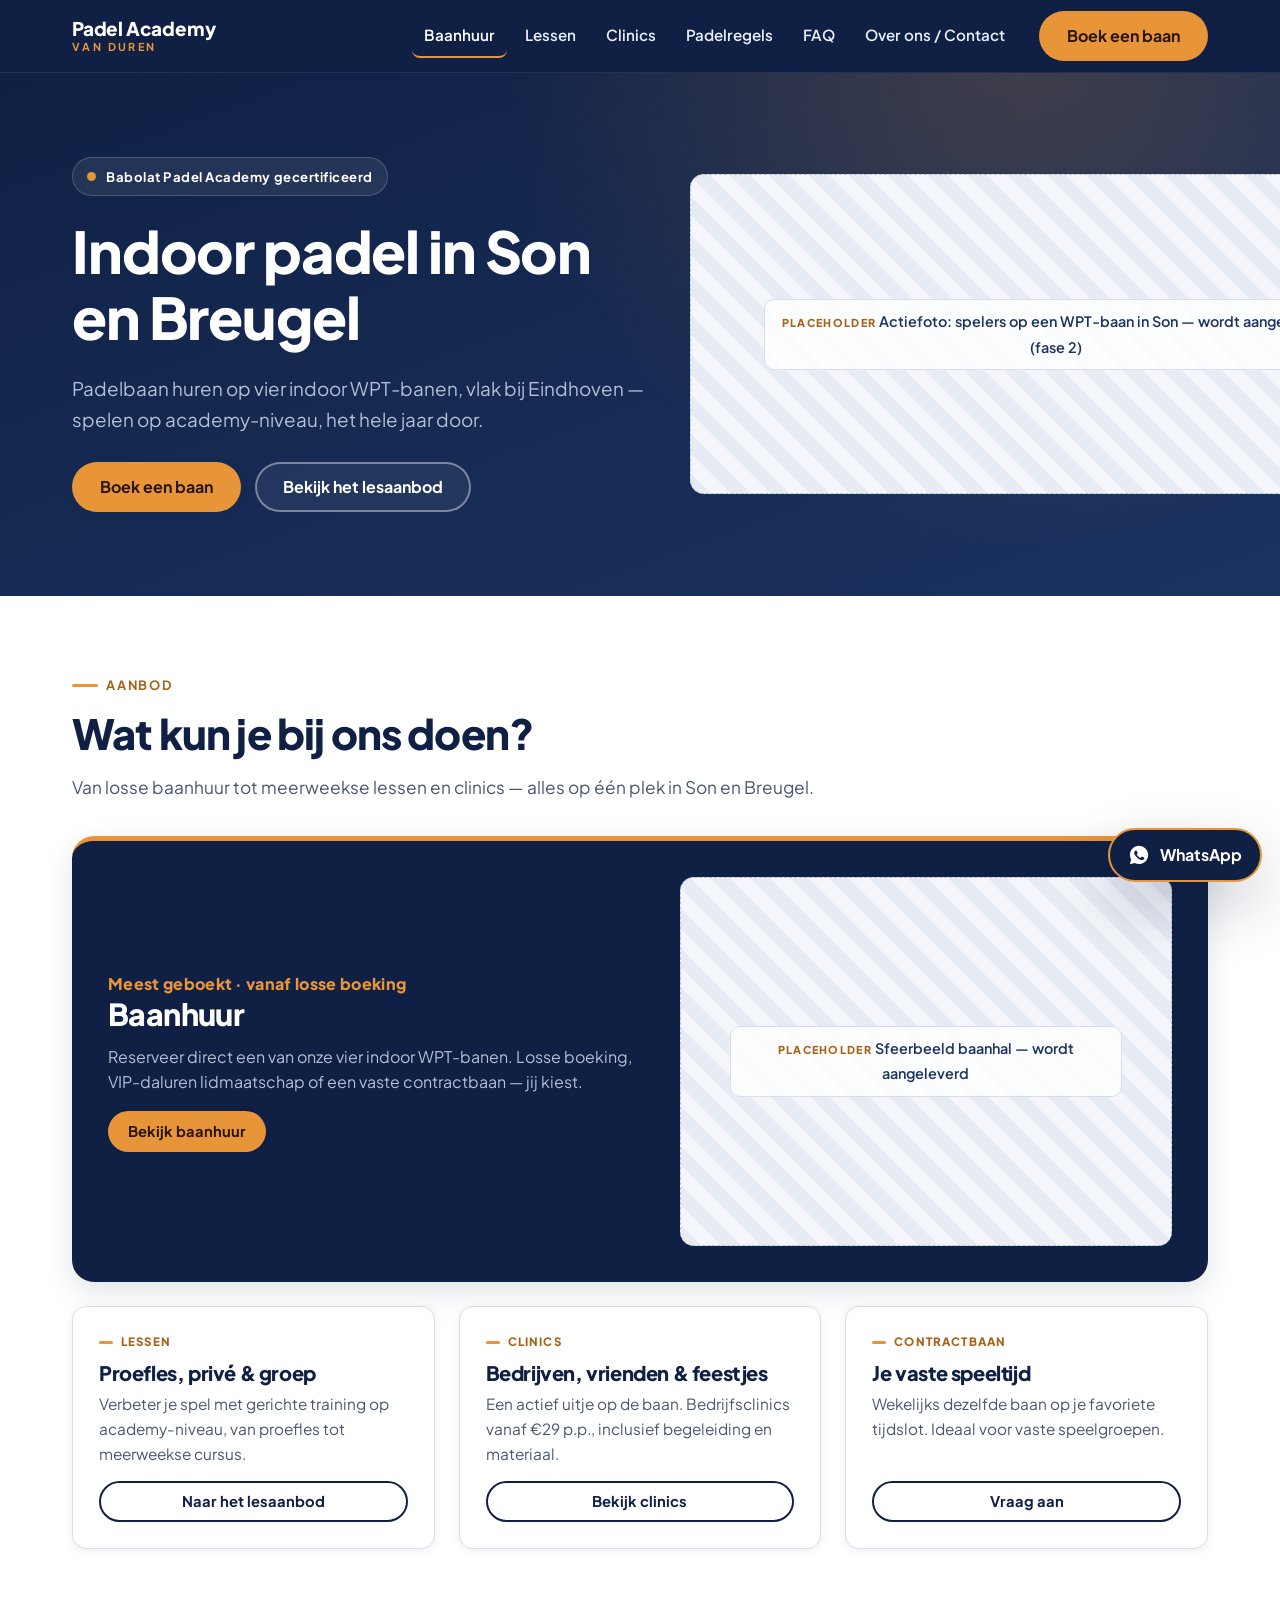
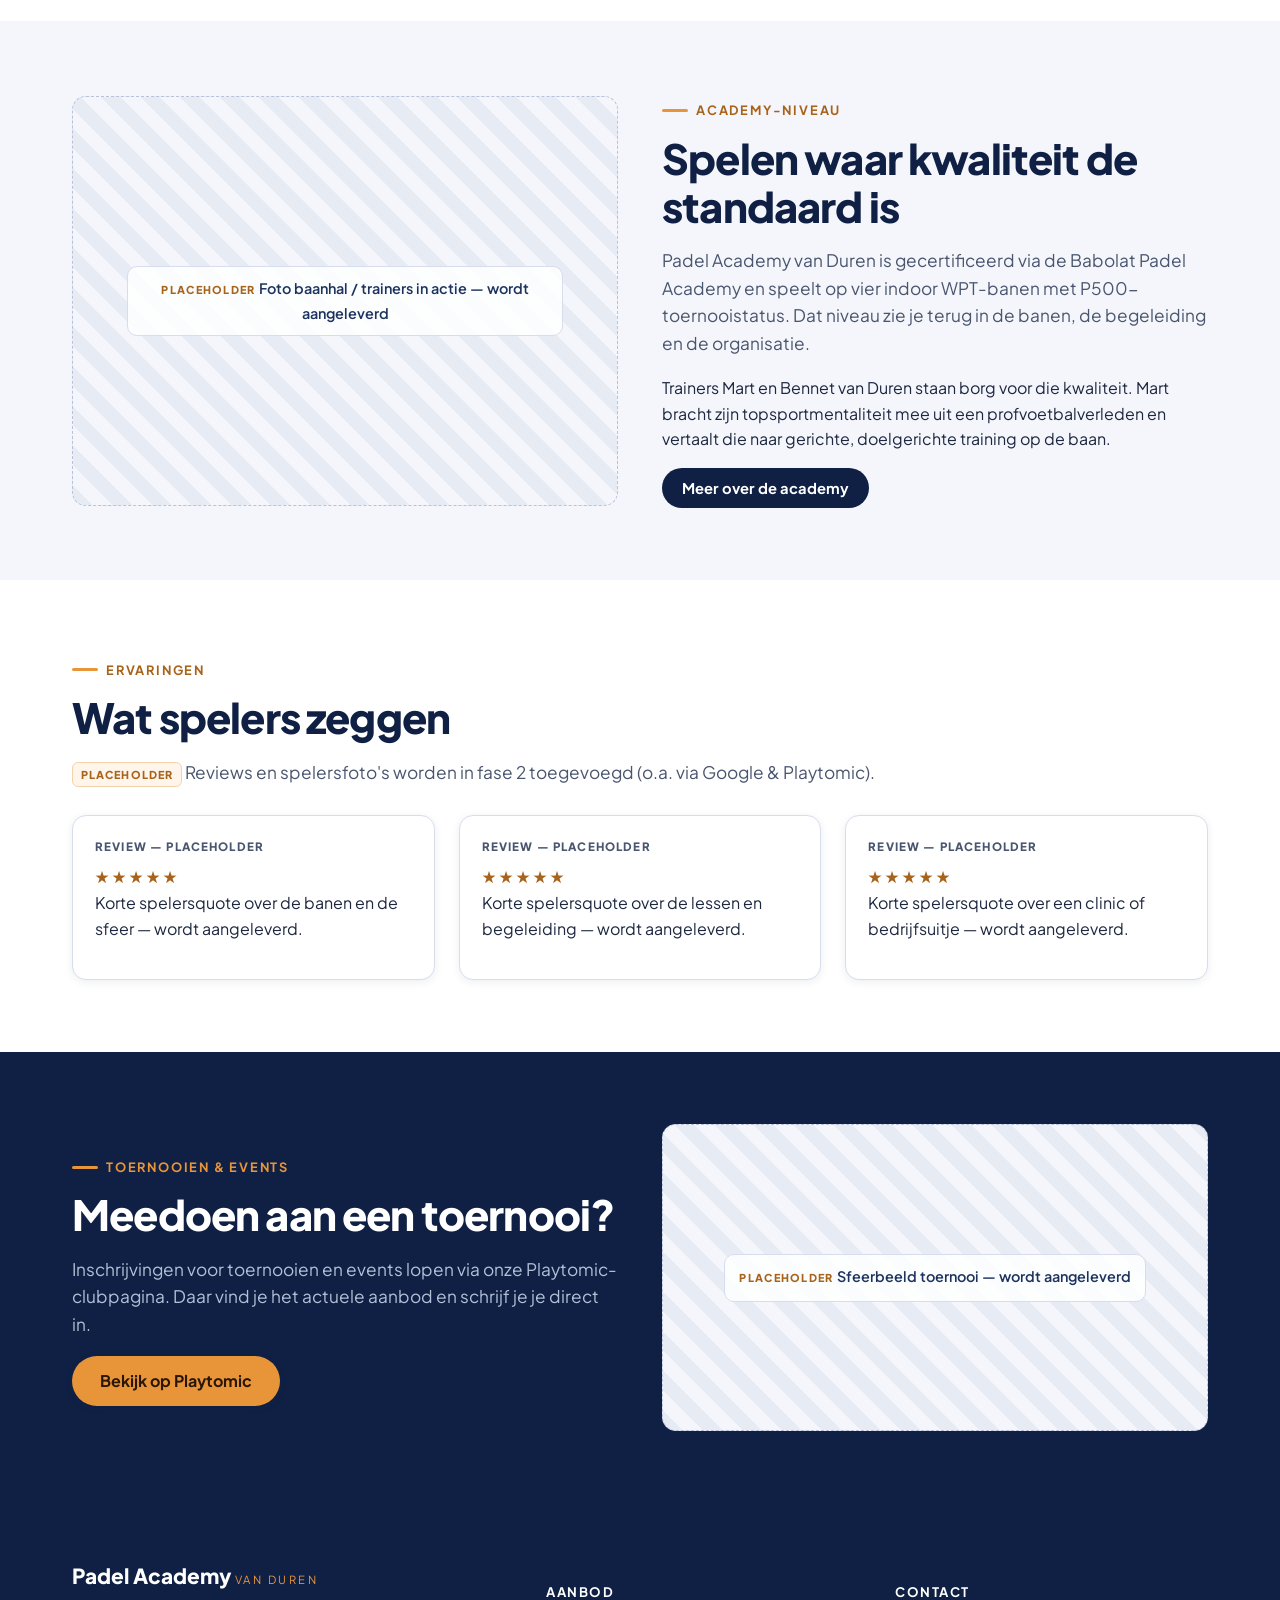
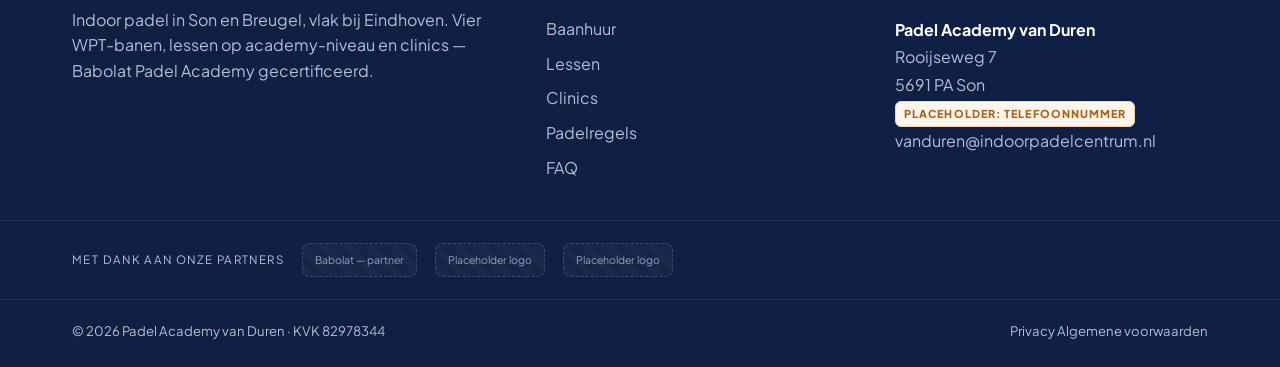
<file: index.html>
<!DOCTYPE html>
<html lang="nl">
<head>
<meta charset="utf-8"/>
<meta name="viewport" content="width=device-width, initial-scale=1.0"/>
<title>Indoor padel Son en Breugel | Padelbaan huren | Padel Academy van Duren</title>
<meta name="description" content="Indoor padel in Son en Breugel, vlak bij Eindhoven. Huur een padelbaan op 4 WPT-banen, volg lessen of boek een clinic bij Padel Academy van Duren — Babolat Padel Academy gecertificeerd."/>
<link rel="preconnect" href="https://fonts.googleapis.com"/>
<link rel="preconnect" href="https://fonts.gstatic.com" crossorigin/>
<link href="https://fonts.googleapis.com/css2?family=Plus+Jakarta+Sans:wght@400;500;600;700;800&display=swap" rel="stylesheet"/>
<link rel="stylesheet" href="styles.css"/>
</head>
<body>

<!-- ============================ HEADER ============================ -->
<header class="site-header">
    <div class="header-inner">
        <a class="brand" href="index.html">
            <span class="brand-main">Padel Academy</span>
            <span class="brand-sub">van Duren</span>
        </a>
        <nav class="main-nav" aria-label="Hoofdmenu">
            <a href="baanhuur.html" class="is-active">Baanhuur</a>
            <a href="lessen.html">Lessen</a>
            <a href="clinics.html">Clinics</a>
            <a href="padelregels.html">Padelregels</a>
            <a href="faq.html">FAQ</a>
            <a href="contact.html">Over ons / Contact</a>
        </nav>
        <div class="header-cta">
            <!-- PLACEHOLDER: vervang door de specifieke Playtomic-deeplink indien gewenst -->
            <a class="btn btn--primary" href="https://playtomic.io/van-duren-indoor-padel-centrum/a52205f6-6954-4d82-bda0-b2040fc82dc4" target="_blank" rel="noopener">Boek een baan</a>
            <button class="nav-toggle" aria-label="Menu openen" aria-expanded="false">
                <svg viewBox="0 0 24 24" fill="none" stroke="currentColor" stroke-width="2"><line x1="3" y1="6" x2="21" y2="6"/><line x1="3" y1="12" x2="21" y2="12"/><line x1="3" y1="18" x2="21" y2="18"/></svg>
            </button>
        </div>
    </div>
    <nav class="mobile-nav" aria-label="Mobiel menu">
        <a href="baanhuur.html">Baanhuur</a>
        <a href="lessen.html">Lessen</a>
        <a href="clinics.html">Clinics</a>
        <a href="padelregels.html">Padelregels</a>
        <a href="faq.html">FAQ</a>
        <a href="contact.html">Over ons / Contact</a>
        <a class="btn btn--primary" href="https://playtomic.io/van-duren-indoor-padel-centrum/a52205f6-6954-4d82-bda0-b2040fc82dc4" target="_blank" rel="noopener">Boek een baan</a>
    </nav>
</header>

<main>
    <!-- ============================ HERO ============================ -->
    <!-- Eén doel: boeken. Geen afleiding. -->
    <section class="hero">
        <div class="container">
            <div class="hero-grid">
                <div>
                    <span class="badge-line"><span class="dot"></span> Babolat Padel Academy gecertificeerd</span>
                    <h1>Indoor padel in Son en Breugel</h1>
                    <p class="hero-sub">Padelbaan huren op vier indoor WPT-banen, vlak bij Eindhoven — spelen op academy-niveau, het hele jaar door.</p>
                    <div class="hero-actions">
                        <a class="btn btn--primary" href="https://playtomic.io/van-duren-indoor-padel-centrum/a52205f6-6954-4d82-bda0-b2040fc82dc4" target="_blank" rel="noopener">Boek een baan</a>
                        <a class="btn btn--ghost" href="lessen.html">Bekijk het lesaanbod</a>
                    </div>
                </div>
                <div class="media media--hero">
                    <div class="media__note"><span class="tag">Placeholder</span> Actiefoto: spelers op een WPT-baan in Son — wordt aangeleverd (fase 2)</div>
                </div>
            </div>
        </div>
    </section>

    <!-- ===================== SERVICES (geldhiërarchie) ===================== -->
    <section class="section">
        <div class="container">
            <p class="eyebrow">Aanbod</p>
            <h2 class="section-title">Wat kun je bij ons doen?</h2>
            <p class="section-intro" style="margin-bottom:34px;">Van losse baanhuur tot meerweekse lessen en clinics — alles op één plek in Son en Breugel.</p>

            <div class="svc-stack">
                <!-- 1. Baanhuur — dominant -->
                <a class="svc-feature" href="baanhuur.html" style="color:inherit;">
                    <div>
                        <span class="price-flag">Meest geboekt · vanaf losse boeking</span>
                        <h3>Baanhuur</h3>
                        <p>Reserveer direct een van onze vier indoor WPT-banen. Losse boeking, VIP-daluren lidmaatschap of een vaste contractbaan — jij kiest.</p>
                        <span class="btn btn--primary btn--sm">Bekijk baanhuur</span>
                    </div>
                    <div class="media media--4x3">
                        <div class="media__note"><span class="tag">Placeholder</span> Sfeerbeeld baanhal — wordt aangeleverd</div>
                    </div>
                </a>

                <!-- 2/3/4 — kleiner, in geldvolgorde -->
                <div class="svc-row">
                    <a class="svc-card" href="lessen.html" style="color:inherit;">
                        <span class="svc-rank">Lessen</span>
                        <h3>Proefles, privé &amp; groep</h3>
                        <p>Verbeter je spel met gerichte training op academy-niveau, van proefles tot meerweekse cursus.</p>
                        <span class="btn btn--outline btn--sm">Naar het lesaanbod</span>
                    </a>
                    <a class="svc-card" href="clinics.html" style="color:inherit;">
                        <span class="svc-rank">Clinics</span>
                        <h3>Bedrijven, vrienden &amp; feestjes</h3>
                        <p>Een actief uitje op de baan. Bedrijfsclinics vanaf €29 p.p., inclusief begeleiding en materiaal.</p>
                        <span class="btn btn--outline btn--sm">Bekijk clinics</span>
                    </a>
                    <a class="svc-card" href="baanhuur.html#contractbanen" style="color:inherit;">
                        <span class="svc-rank">Contractbaan</span>
                        <h3>Je vaste speeltijd</h3>
                        <p>Wekelijks dezelfde baan op je favoriete tijdslot. Ideaal voor vaste speelgroepen.</p>
                        <span class="btn btn--outline btn--sm">Vraag aan</span>
                    </a>
                </div>
            </div>
        </div>
    </section>

    <!-- ====================== KORTE CLUBSECTIE ====================== -->
    <section class="section bg-soft">
        <div class="container">
            <div class="split">
                <div class="media media--4x3">
                    <div class="media__note"><span class="tag">Placeholder</span> Foto baanhal / trainers in actie — wordt aangeleverd</div>
                </div>
                <div>
                    <p class="eyebrow">Academy-niveau</p>
                    <h2 class="section-title">Spelen waar kwaliteit de standaard is</h2>
                    <p class="section-intro">Padel Academy van Duren is gecertificeerd via de Babolat Padel Academy en speelt op vier indoor WPT-banen met P500-toernooistatus. Dat niveau zie je terug in de banen, de begeleiding en de organisatie.</p>
                    <p>Trainers Mart en Bennet van Duren staan borg voor die kwaliteit. Mart bracht zijn topsportmentaliteit mee uit een profvoetbalverleden en vertaalt die naar gerichte, doelgerichte training op de baan.</p>
                    <a class="btn btn--navy btn--sm" href="contact.html">Meer over de academy</a>
                </div>
            </div>
        </div>
    </section>

    <!-- ====================== SOCIAL PROOF (mager) ====================== -->
    <section class="section">
        <div class="container">
            <p class="eyebrow">Ervaringen</p>
            <h2 class="section-title">Wat spelers zeggen</h2>
            <p class="section-intro" style="margin-bottom:28px;"><span class="tag-ph">Placeholder</span> Reviews en spelersfoto's worden in fase 2 toegevoegd (o.a. via Google &amp; Playtomic).</p>
            <div class="proof-row">
                <div class="proof"><div class="ph">Review — placeholder</div><div class="stars">★★★★★</div><p>Korte spelersquote over de banen en de sfeer — wordt aangeleverd.</p></div>
                <div class="proof"><div class="ph">Review — placeholder</div><div class="stars">★★★★★</div><p>Korte spelersquote over de lessen en begeleiding — wordt aangeleverd.</p></div>
                <div class="proof"><div class="ph">Review — placeholder</div><div class="stars">★★★★★</div><p>Korte spelersquote over een clinic of bedrijfsuitje — wordt aangeleverd.</p></div>
            </div>
        </div>
    </section>

    <!-- ====================== TOERNOOIEN & EVENTS ====================== -->
    <section class="section bg-navy" id="events">
        <div class="container">
            <div class="split">
                <div>
                    <p class="eyebrow">Toernooien &amp; events</p>
                    <h2 class="section-title">Meedoen aan een toernooi?</h2>
                    <p class="section-intro">Inschrijvingen voor toernooien en events lopen via onze Playtomic-clubpagina. Daar vind je het actuele aanbod en schrijf je je direct in.</p>
                    <!-- PLACEHOLDER: vervang indien nodig door de specifieke Playtomic-clubpagina/agenda -->
                    <a class="btn btn--primary" href="https://playtomic.io/van-duren-indoor-padel-centrum/a52205f6-6954-4d82-bda0-b2040fc82dc4" target="_blank" rel="noopener">Bekijk op Playtomic</a>
                </div>
                <div class="media media--16x9">
                    <div class="media__note"><span class="tag">Placeholder</span> Sfeerbeeld toernooi — wordt aangeleverd</div>
                </div>
            </div>
        </div>
    </section>
</main>

<!-- ============================ FOOTER ============================ -->
<footer class="site-footer">
    <div class="footer-grid">
        <div class="footer-brand">
            <span class="brand-main">Padel Academy</span> <span class="brand-sub">van Duren</span>
            <p>Indoor padel in Son en Breugel, vlak bij Eindhoven. Vier WPT-banen, lessen op academy-niveau en clinics — Babolat Padel Academy gecertificeerd.</p>
        </div>
        <div class="footer-col">
            <h5>Aanbod</h5>
            <ul>
                <li><a href="baanhuur.html">Baanhuur</a></li>
                <li><a href="lessen.html">Lessen</a></li>
                <li><a href="clinics.html">Clinics</a></li>
                <li><a href="padelregels.html">Padelregels</a></li>
                <li><a href="faq.html">FAQ</a></li>
            </ul>
        </div>
        <div class="footer-col">
            <h5>Contact</h5>
            <address class="footer-nap">
                <strong style="color:#fff;">Padel Academy van Duren</strong><br/>
                Rooijseweg 7<br/>
                5691 PA Son<br/>
                <span class="tag-ph">Placeholder: telefoonnummer</span><br/>
                <a href="mailto:vanduren@indoorpadelcentrum.nl">vanduren@indoorpadelcentrum.nl</a>
            </address>
        </div>
    </div>

    <!-- Sponsors: bewust subtiel, nooit luider dan de Boek-CTA -->
    <div class="sponsors">
        <div class="container">
            <span class="lbl">Met dank aan onze partners</span>
            <span class="sponsor-logo">Babolat — partner</span>
            <span class="sponsor-logo">Placeholder logo</span>
            <span class="sponsor-logo">Placeholder logo</span>
        </div>
    </div>

    <div class="footer-bottom">
        <div class="container">
            <span>© <span data-year>2026</span> Padel Academy van Duren · KVK 82978344</span>
            <div class="links">
                <a href="#">Privacy</a>
                <a href="#">Algemene voorwaarden</a>
            </div>
        </div>
    </div>
</footer>

<!-- WhatsApp — op elke pagina. PLACEHOLDER: vul het nummer in (wa.me/<nummer>) -->
<a class="wa-float" href="#" title="PLACEHOLDER: WhatsApp-nummer invullen" aria-label="Neem contact op via WhatsApp">
    <svg class="ico" viewBox="0 0 24 24" fill="currentColor"><path d="M12.04 2C6.58 2 2.13 6.45 2.13 11.91c0 1.75.46 3.45 1.32 4.95L2 22l5.25-1.38a9.9 9.9 0 0 0 4.79 1.22h.01c5.46 0 9.91-4.45 9.91-9.91 0-2.65-1.03-5.14-2.9-7.01A9.82 9.82 0 0 0 12.04 2Zm5.8 14.13c-.24.68-1.42 1.32-1.95 1.36-.5.04-.97.22-3.28-.68-2.78-1.1-4.55-3.95-4.69-4.13-.14-.18-1.13-1.5-1.13-2.86 0-1.36.71-2.03.97-2.31.24-.27.53-.34.71-.34.18 0 .35 0 .51.01.16.01.39-.06.6.46.24.57.81 1.98.88 2.12.07.14.12.31.02.49-.09.18-.14.29-.27.45-.14.16-.29.36-.41.48-.14.14-.28.29-.12.57.16.27.71 1.17 1.53 1.9 1.05.94 1.94 1.23 2.21 1.37.27.14.43.12.59-.07.16-.18.68-.79.86-1.06.18-.27.36-.23.6-.14.24.09 1.55.73 1.81.86.27.14.45.2.51.31.07.11.07.63-.17 1.31Z"/></svg>
    <span class="txt">WhatsApp</span>
</a>

<script src="site.js"></script>
</body>
</html>
</file>
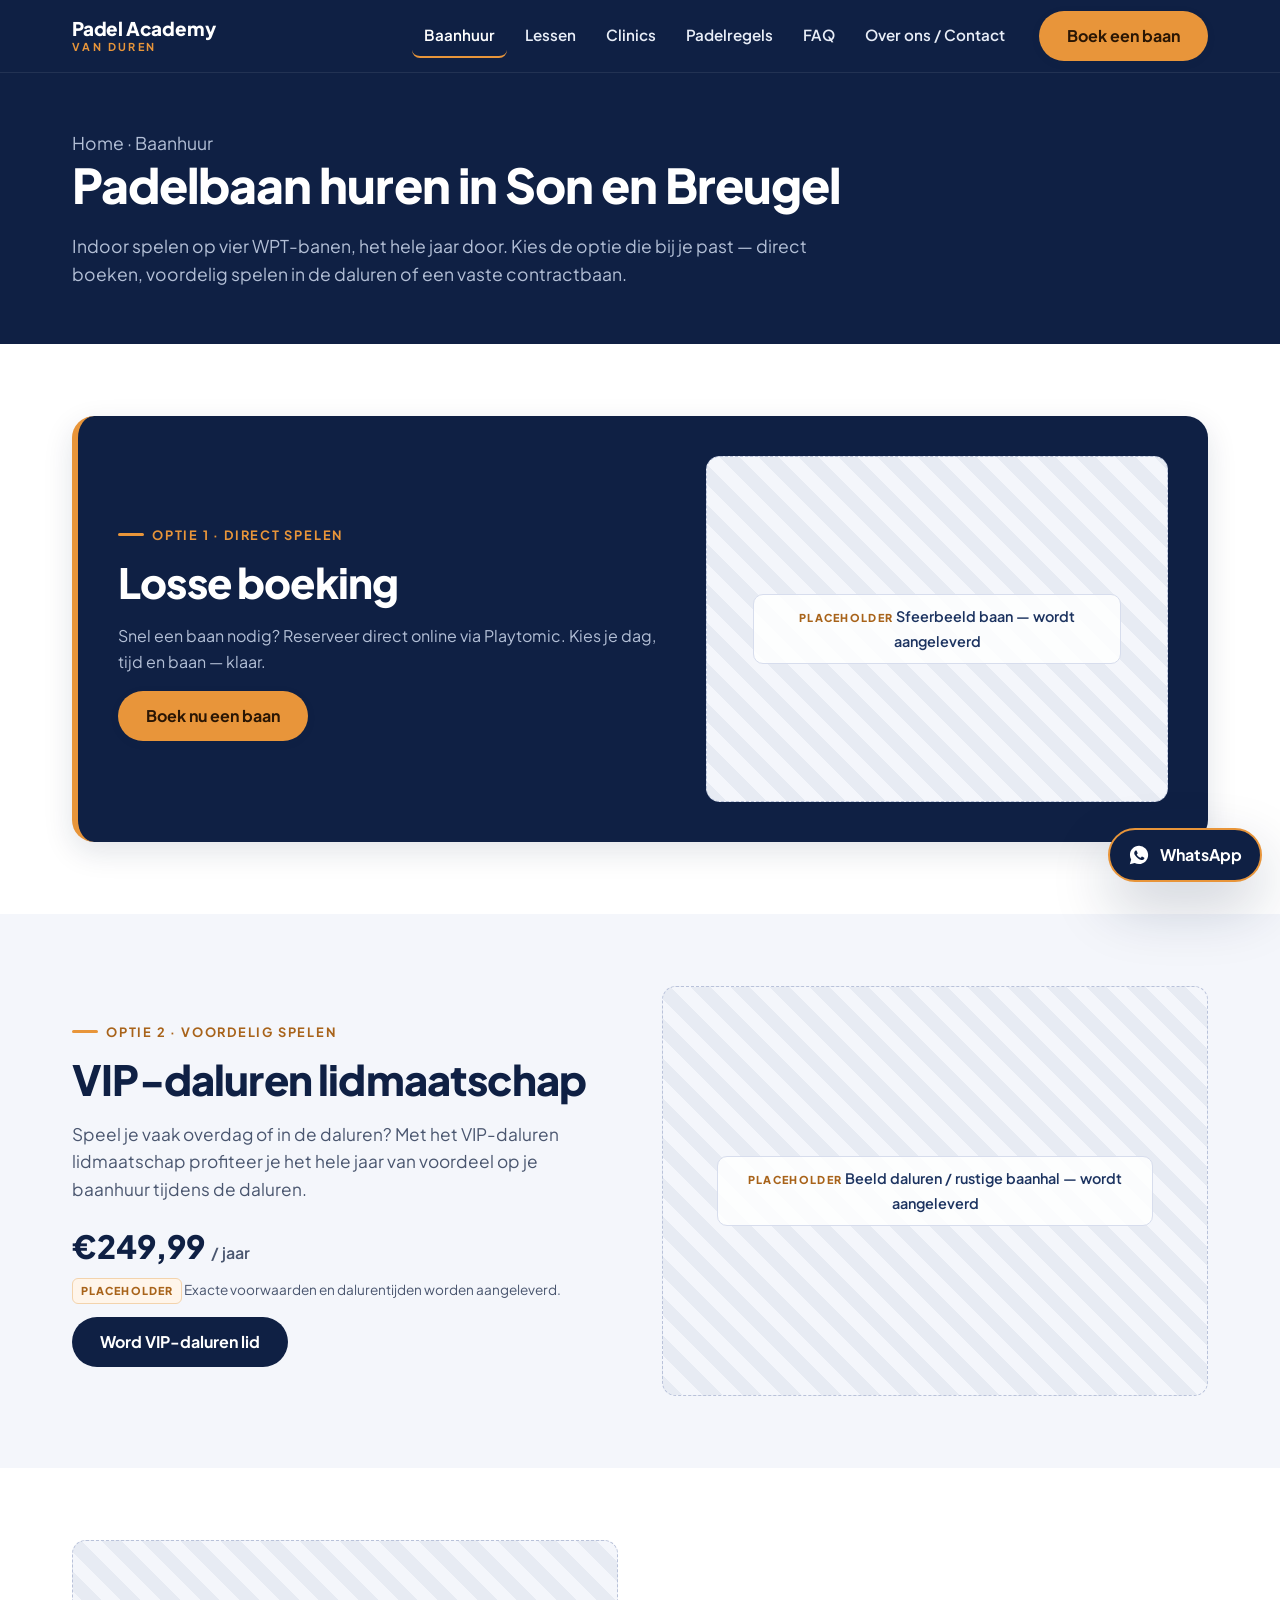
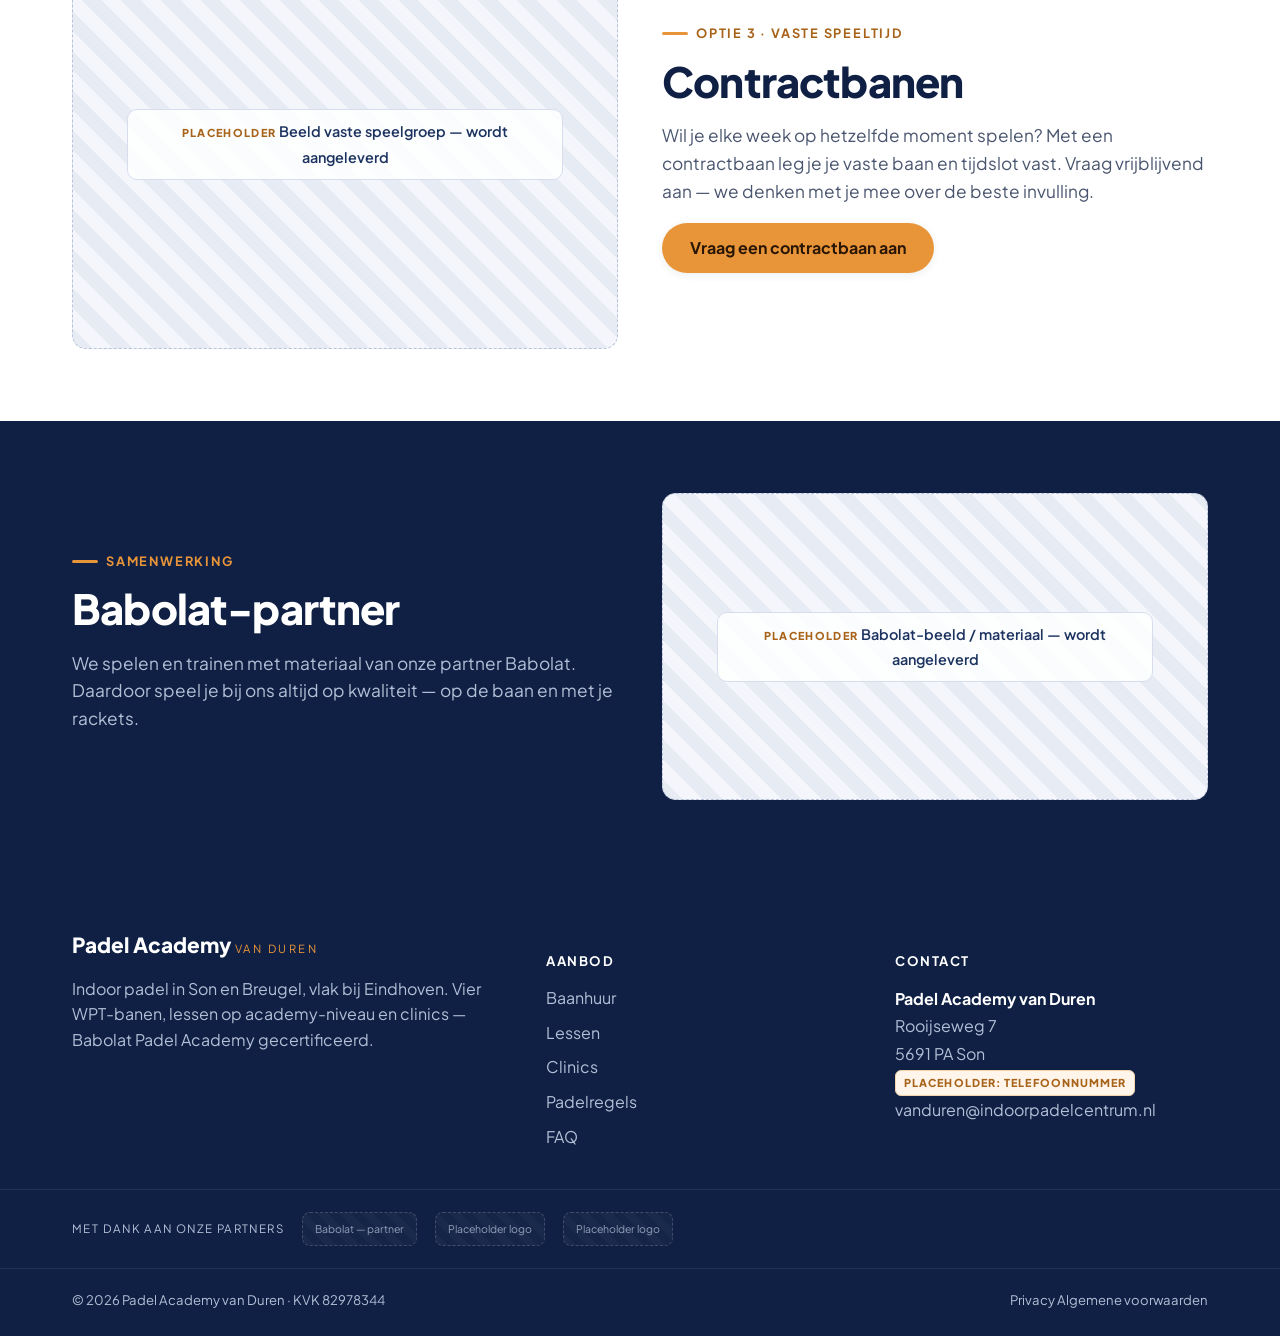
<file: baanhuur.html>
<!DOCTYPE html>
<html lang="nl">
<head>
<meta charset="utf-8"/>
<meta name="viewport" content="width=device-width, initial-scale=1.0"/>
<title>Padelbaan huren Son en Breugel | Indoor baanhuur | Padel Academy van Duren</title>
<meta name="description" content="Huur een indoor padelbaan in Son en Breugel, vlak bij Eindhoven. Losse boeking, VIP-daluren lidmaatschap (€249,99/jaar) of een vaste contractbaan op WPT-banen."/>
<link rel="preconnect" href="https://fonts.googleapis.com"/>
<link rel="preconnect" href="https://fonts.gstatic.com" crossorigin/>
<link href="https://fonts.googleapis.com/css2?family=Plus+Jakarta+Sans:wght@400;500;600;700;800&display=swap" rel="stylesheet"/>
<link rel="stylesheet" href="styles.css"/>
</head>
<body>

<header class="site-header">
    <div class="header-inner">
        <a class="brand" href="index.html">
            <span class="brand-main">Padel Academy</span>
            <span class="brand-sub">van Duren</span>
        </a>
        <nav class="main-nav" aria-label="Hoofdmenu">
            <a href="baanhuur.html" class="is-active">Baanhuur</a>
            <a href="lessen.html">Lessen</a>
            <a href="clinics.html">Clinics</a>
            <a href="padelregels.html">Padelregels</a>
            <a href="faq.html">FAQ</a>
            <a href="contact.html">Over ons / Contact</a>
        </nav>
        <div class="header-cta">
            <a class="btn btn--primary" href="https://playtomic.io/van-duren-indoor-padel-centrum/a52205f6-6954-4d82-bda0-b2040fc82dc4" target="_blank" rel="noopener">Boek een baan</a>
            <button class="nav-toggle" aria-label="Menu openen" aria-expanded="false">
                <svg viewBox="0 0 24 24" fill="none" stroke="currentColor" stroke-width="2"><line x1="3" y1="6" x2="21" y2="6"/><line x1="3" y1="12" x2="21" y2="12"/><line x1="3" y1="18" x2="21" y2="18"/></svg>
            </button>
        </div>
    </div>
    <nav class="mobile-nav" aria-label="Mobiel menu">
        <a href="baanhuur.html">Baanhuur</a>
        <a href="lessen.html">Lessen</a>
        <a href="clinics.html">Clinics</a>
        <a href="padelregels.html">Padelregels</a>
        <a href="faq.html">FAQ</a>
        <a href="contact.html">Over ons / Contact</a>
        <a class="btn btn--primary" href="https://playtomic.io/van-duren-indoor-padel-centrum/a52205f6-6954-4d82-bda0-b2040fc82dc4" target="_blank" rel="noopener">Boek een baan</a>
    </nav>
</header>

<section class="page-hero">
    <div class="container">
        <p class="crumbs"><a href="index.html">Home</a> · Baanhuur</p>
        <h1>Padelbaan huren in Son en Breugel</h1>
        <p>Indoor spelen op vier WPT-banen, het hele jaar door. Kies de optie die bij je past — direct boeken, voordelig spelen in de daluren of een vaste contractbaan.</p>
    </div>
</section>

<main>
    <!-- ===================== 1. LOSSE BOEKING (dominant) ===================== -->
    <section class="section">
        <div class="container">
            <div class="booking-hero">
                <div>
                    <p class="eyebrow" style="color:var(--orange);">Optie 1 · direct spelen</p>
                    <h2 class="section-title" style="color:#fff;">Losse boeking</h2>
                    <p>Snel een baan nodig? Reserveer direct online via Playtomic. Kies je dag, tijd en baan — klaar.</p>
                    <!-- PLACEHOLDER: vervang door de specifieke Playtomic-deeplink naar baanhuur indien beschikbaar -->
                    <a class="btn btn--primary" href="https://playtomic.io/van-duren-indoor-padel-centrum/a52205f6-6954-4d82-bda0-b2040fc82dc4" target="_blank" rel="noopener">Boek nu een baan</a>
                </div>
                <div class="media media--4x3">
                    <div class="media__note"><span class="tag">Placeholder</span> Sfeerbeeld baan — wordt aangeleverd</div>
                </div>
            </div>
        </div>
    </section>

    <!-- ===================== 2. VIP-DALUREN LIDMAATSCHAP ===================== -->
    <section class="section bg-soft">
        <div class="container">
            <div class="split">
                <div>
                    <p class="eyebrow">Optie 2 · voordelig spelen</p>
                    <h2 class="section-title">VIP-daluren lidmaatschap</h2>
                    <p class="section-intro">Speel je vaak overdag of in de daluren? Met het VIP-daluren lidmaatschap profiteer je het hele jaar van voordeel op je baanhuur tijdens de daluren.</p>
                    <p style="font-size:2rem;font-weight:800;color:var(--navy);margin:.2em 0;">€249,99 <small style="font-size:1rem;font-weight:600;color:var(--text-soft);">/ jaar</small></p>
                    <p class="form-note"><span class="tag-ph">Placeholder</span> Exacte voorwaarden en dalurentijden worden aangeleverd.</p>
                    <a class="btn btn--navy" href="https://playtomic.io/van-duren-indoor-padel-centrum/a52205f6-6954-4d82-bda0-b2040fc82dc4" target="_blank" rel="noopener">Word VIP-daluren lid</a>
                </div>
                <div class="media media--4x3">
                    <div class="media__note"><span class="tag">Placeholder</span> Beeld daluren / rustige baanhal — wordt aangeleverd</div>
                </div>
            </div>
        </div>
    </section>

    <!-- ===================== 3. CONTRACTBANEN (intakeformulier) ===================== -->
    <section class="section" id="contractbanen">
        <div class="container">
            <div class="split">
                <div class="media media--4x3">
                    <div class="media__note"><span class="tag">Placeholder</span> Beeld vaste speelgroep — wordt aangeleverd</div>
                </div>
                <div>
                    <p class="eyebrow">Optie 3 · vaste speeltijd</p>
                    <h2 class="section-title">Contractbanen</h2>
                    <p class="section-intro">Wil je elke week op hetzelfde moment spelen? Met een contractbaan leg je je vaste baan en tijdslot vast. Vraag vrijblijvend aan — we denken met je mee over de beste invulling.</p>
                    <a class="btn btn--primary" href="#" data-intake="contractbaan">Vraag een contractbaan aan</a>
                </div>
            </div>
        </div>
    </section>

    <!-- ===================== BABOLAT-SAMENWERKING ===================== -->
    <section class="section bg-navy">
        <div class="container">
            <div class="split">
                <div>
                    <p class="eyebrow">Samenwerking</p>
                    <h2 class="section-title" style="color:#fff;">Babolat-partner</h2>
                    <p class="section-intro">We spelen en trainen met materiaal van onze partner Babolat. Daardoor speel je bij ons altijd op kwaliteit — op de baan en met je rackets.</p>
                </div>
                <div class="media media--16x9">
                    <div class="media__note"><span class="tag">Placeholder</span> Babolat-beeld / materiaal — wordt aangeleverd</div>
                </div>
            </div>
        </div>
    </section>
</main>

<footer class="site-footer">
    <div class="footer-grid">
        <div class="footer-brand">
            <span class="brand-main">Padel Academy</span> <span class="brand-sub">van Duren</span>
            <p>Indoor padel in Son en Breugel, vlak bij Eindhoven. Vier WPT-banen, lessen op academy-niveau en clinics — Babolat Padel Academy gecertificeerd.</p>
        </div>
        <div class="footer-col">
            <h5>Aanbod</h5>
            <ul>
                <li><a href="baanhuur.html">Baanhuur</a></li>
                <li><a href="lessen.html">Lessen</a></li>
                <li><a href="clinics.html">Clinics</a></li>
                <li><a href="padelregels.html">Padelregels</a></li>
                <li><a href="faq.html">FAQ</a></li>
            </ul>
        </div>
        <div class="footer-col">
            <h5>Contact</h5>
            <address class="footer-nap">
                <strong style="color:#fff;">Padel Academy van Duren</strong><br/>
                Rooijseweg 7<br/>
                5691 PA Son<br/>
                <span class="tag-ph">Placeholder: telefoonnummer</span><br/>
                <a href="mailto:vanduren@indoorpadelcentrum.nl">vanduren@indoorpadelcentrum.nl</a>
            </address>
        </div>
    </div>
    <div class="sponsors">
        <div class="container">
            <span class="lbl">Met dank aan onze partners</span>
            <span class="sponsor-logo">Babolat — partner</span>
            <span class="sponsor-logo">Placeholder logo</span>
            <span class="sponsor-logo">Placeholder logo</span>
        </div>
    </div>
    <div class="footer-bottom">
        <div class="container">
            <span>© <span data-year>2026</span> Padel Academy van Duren · KVK 82978344</span>
            <div class="links">
                <a href="#">Privacy</a>
                <a href="#">Algemene voorwaarden</a>
            </div>
        </div>
    </div>
</footer>

<a class="wa-float" href="#" title="PLACEHOLDER: WhatsApp-nummer invullen" aria-label="Neem contact op via WhatsApp">
    <svg class="ico" viewBox="0 0 24 24" fill="currentColor"><path d="M12.04 2C6.58 2 2.13 6.45 2.13 11.91c0 1.75.46 3.45 1.32 4.95L2 22l5.25-1.38a9.9 9.9 0 0 0 4.79 1.22h.01c5.46 0 9.91-4.45 9.91-9.91 0-2.65-1.03-5.14-2.9-7.01A9.82 9.82 0 0 0 12.04 2Zm5.8 14.13c-.24.68-1.42 1.32-1.95 1.36-.5.04-.97.22-3.28-.68-2.78-1.1-4.55-3.95-4.69-4.13-.14-.18-1.13-1.5-1.13-2.86 0-1.36.71-2.03.97-2.31.24-.27.53-.34.71-.34.18 0 .35 0 .51.01.16.01.39-.06.6.46.24.57.81 1.98.88 2.12.07.14.12.31.02.49-.09.18-.14.29-.27.45-.14.16-.29.36-.41.48-.14.14-.28.29-.12.57.16.27.71 1.17 1.53 1.9 1.05.94 1.94 1.23 2.21 1.37.27.14.43.12.59-.07.16-.18.68-.79.86-1.06.18-.27.36-.23.6-.14.24.09 1.55.73 1.81.86.27.14.45.2.51.31.07.11.07.63-.17 1.31Z"/></svg>
    <span class="txt">WhatsApp</span>
</a>

<script src="site.js"></script>
</body>
</html>
</file>
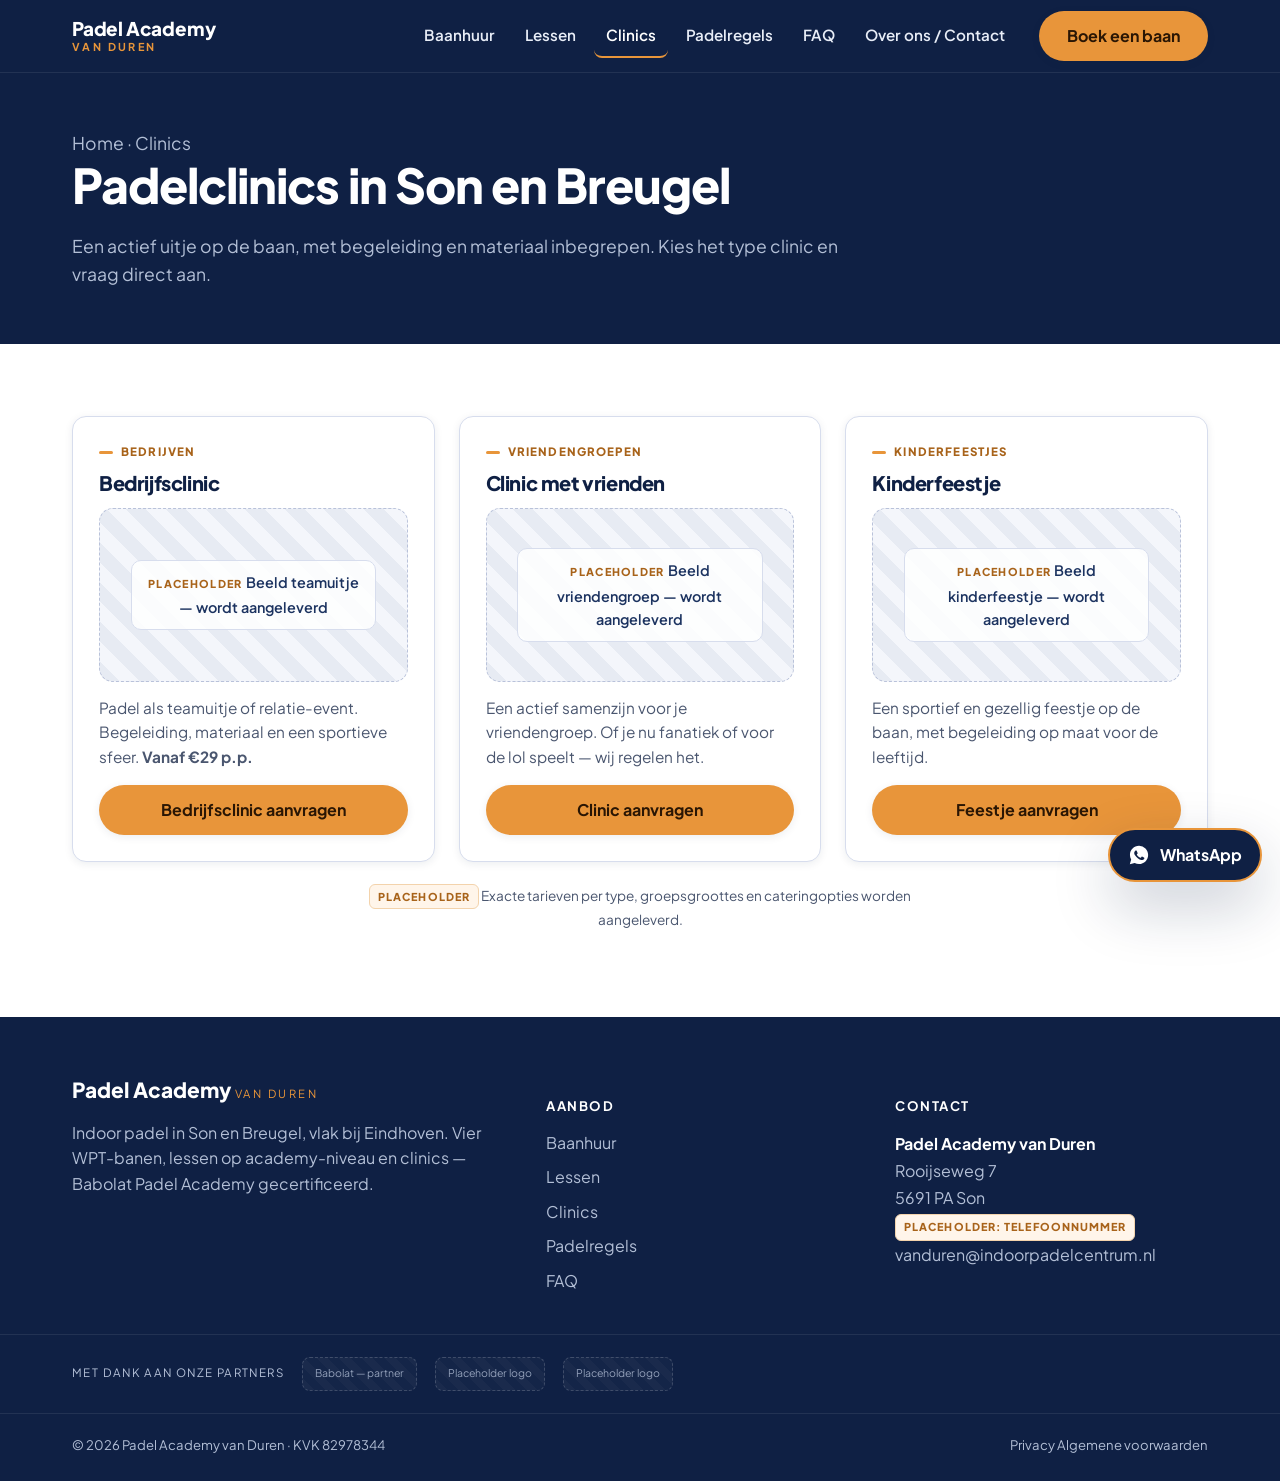
<file: clinics.html>
<!DOCTYPE html>
<html lang="nl">
<head>
<meta charset="utf-8"/>
<meta name="viewport" content="width=device-width, initial-scale=1.0"/>
<title>Padelclinic Son en Breugel | Bedrijven, vrienden &amp; kinderfeestjes | Padel Academy van Duren</title>
<meta name="description" content="Padelclinic in Son en Breugel, vlak bij Eindhoven. Bedrijfsclinics vanaf €29 p.p., clinics voor vriendengroepen en sportieve kinderfeestjes bij Padel Academy van Duren."/>
<link rel="preconnect" href="https://fonts.googleapis.com"/>
<link rel="preconnect" href="https://fonts.gstatic.com" crossorigin/>
<link href="https://fonts.googleapis.com/css2?family=Plus+Jakarta+Sans:wght@400;500;600;700;800&display=swap" rel="stylesheet"/>
<link rel="stylesheet" href="styles.css"/>
</head>
<body>

<header class="site-header">
    <div class="header-inner">
        <a class="brand" href="index.html">
            <span class="brand-main">Padel Academy</span>
            <span class="brand-sub">van Duren</span>
        </a>
        <nav class="main-nav" aria-label="Hoofdmenu">
            <a href="baanhuur.html">Baanhuur</a>
            <a href="lessen.html">Lessen</a>
            <a href="clinics.html" class="is-active">Clinics</a>
            <a href="padelregels.html">Padelregels</a>
            <a href="faq.html">FAQ</a>
            <a href="contact.html">Over ons / Contact</a>
        </nav>
        <div class="header-cta">
            <a class="btn btn--primary" href="https://playtomic.io/van-duren-indoor-padel-centrum/a52205f6-6954-4d82-bda0-b2040fc82dc4" target="_blank" rel="noopener">Boek een baan</a>
            <button class="nav-toggle" aria-label="Menu openen" aria-expanded="false">
                <svg viewBox="0 0 24 24" fill="none" stroke="currentColor" stroke-width="2"><line x1="3" y1="6" x2="21" y2="6"/><line x1="3" y1="12" x2="21" y2="12"/><line x1="3" y1="18" x2="21" y2="18"/></svg>
            </button>
        </div>
    </div>
    <nav class="mobile-nav" aria-label="Mobiel menu">
        <a href="baanhuur.html">Baanhuur</a>
        <a href="lessen.html">Lessen</a>
        <a href="clinics.html">Clinics</a>
        <a href="padelregels.html">Padelregels</a>
        <a href="faq.html">FAQ</a>
        <a href="contact.html">Over ons / Contact</a>
        <a class="btn btn--primary" href="https://playtomic.io/van-duren-indoor-padel-centrum/a52205f6-6954-4d82-bda0-b2040fc82dc4" target="_blank" rel="noopener">Boek een baan</a>
    </nav>
</header>

<section class="page-hero">
    <div class="container">
        <p class="crumbs"><a href="index.html">Home</a> · Clinics</p>
        <h1>Padelclinics in Son en Breugel</h1>
        <p>Een actief uitje op de baan, met begeleiding en materiaal inbegrepen. Kies het type clinic en vraag direct aan.</p>
    </div>
</section>

<main>
    <section class="section">
        <div class="container">
            <div class="svc-row">
                <!-- Bedrijven -->
                <div class="svc-card">
                    <span class="svc-rank">Bedrijven</span>
                    <h3>Bedrijfsclinic</h3>
                    <div class="media media--16x9" style="margin:6px 0 14px;">
                        <div class="media__note"><span class="tag">Placeholder</span> Beeld teamuitje — wordt aangeleverd</div>
                    </div>
                    <p>Padel als teamuitje of relatie-event. Begeleiding, materiaal en een sportieve sfeer. <strong>Vanaf €29 p.p.</strong></p>
                    <a class="btn btn--primary btn--block" href="#" data-intake="clinic-bedrijven">Bedrijfsclinic aanvragen</a>
                </div>

                <!-- Vriendengroepen -->
                <div class="svc-card">
                    <span class="svc-rank">Vriendengroepen</span>
                    <h3>Clinic met vrienden</h3>
                    <div class="media media--16x9" style="margin:6px 0 14px;">
                        <div class="media__note"><span class="tag">Placeholder</span> Beeld vriendengroep — wordt aangeleverd</div>
                    </div>
                    <p>Een actief samenzijn voor je vriendengroep. Of je nu fanatiek of voor de lol speelt — wij regelen het.</p>
                    <a class="btn btn--primary btn--block" href="#" data-intake="clinic-vrienden">Clinic aanvragen</a>
                </div>

                <!-- Kinderfeestjes -->
                <div class="svc-card">
                    <span class="svc-rank">Kinderfeestjes</span>
                    <h3>Kinderfeestje</h3>
                    <div class="media media--16x9" style="margin:6px 0 14px;">
                        <div class="media__note"><span class="tag">Placeholder</span> Beeld kinderfeestje — wordt aangeleverd</div>
                    </div>
                    <p>Een sportief en gezellig feestje op de baan, met begeleiding op maat voor de leeftijd.</p>
                    <a class="btn btn--primary btn--block" href="#" data-intake="clinic-kinderfeestje">Feestje aanvragen</a>
                </div>
            </div>

            <p class="form-note center mx-auto" style="max-width:60ch;margin-top:22px;"><span class="tag-ph">Placeholder</span> Exacte tarieven per type, groepsgroottes en cateringopties worden aangeleverd.</p>
        </div>
    </section>
</main>

<footer class="site-footer">
    <div class="footer-grid">
        <div class="footer-brand">
            <span class="brand-main">Padel Academy</span> <span class="brand-sub">van Duren</span>
            <p>Indoor padel in Son en Breugel, vlak bij Eindhoven. Vier WPT-banen, lessen op academy-niveau en clinics — Babolat Padel Academy gecertificeerd.</p>
        </div>
        <div class="footer-col">
            <h5>Aanbod</h5>
            <ul>
                <li><a href="baanhuur.html">Baanhuur</a></li>
                <li><a href="lessen.html">Lessen</a></li>
                <li><a href="clinics.html">Clinics</a></li>
                <li><a href="padelregels.html">Padelregels</a></li>
                <li><a href="faq.html">FAQ</a></li>
            </ul>
        </div>
        <div class="footer-col">
            <h5>Contact</h5>
            <address class="footer-nap">
                <strong style="color:#fff;">Padel Academy van Duren</strong><br/>
                Rooijseweg 7<br/>
                5691 PA Son<br/>
                <span class="tag-ph">Placeholder: telefoonnummer</span><br/>
                <a href="mailto:vanduren@indoorpadelcentrum.nl">vanduren@indoorpadelcentrum.nl</a>
            </address>
        </div>
    </div>
    <div class="sponsors">
        <div class="container">
            <span class="lbl">Met dank aan onze partners</span>
            <span class="sponsor-logo">Babolat — partner</span>
            <span class="sponsor-logo">Placeholder logo</span>
            <span class="sponsor-logo">Placeholder logo</span>
        </div>
    </div>
    <div class="footer-bottom">
        <div class="container">
            <span>© <span data-year>2026</span> Padel Academy van Duren · KVK 82978344</span>
            <div class="links">
                <a href="#">Privacy</a>
                <a href="#">Algemene voorwaarden</a>
            </div>
        </div>
    </div>
</footer>

<a class="wa-float" href="#" title="PLACEHOLDER: WhatsApp-nummer invullen" aria-label="Neem contact op via WhatsApp">
    <svg class="ico" viewBox="0 0 24 24" fill="currentColor"><path d="M12.04 2C6.58 2 2.13 6.45 2.13 11.91c0 1.75.46 3.45 1.32 4.95L2 22l5.25-1.38a9.9 9.9 0 0 0 4.79 1.22h.01c5.46 0 9.91-4.45 9.91-9.91 0-2.65-1.03-5.14-2.9-7.01A9.82 9.82 0 0 0 12.04 2Zm5.8 14.13c-.24.68-1.42 1.32-1.95 1.36-.5.04-.97.22-3.28-.68-2.78-1.1-4.55-3.95-4.69-4.13-.14-.18-1.13-1.5-1.13-2.86 0-1.36.71-2.03.97-2.31.24-.27.53-.34.71-.34.18 0 .35 0 .51.01.16.01.39-.06.6.46.24.57.81 1.98.88 2.12.07.14.12.31.02.49-.09.18-.14.29-.27.45-.14.16-.29.36-.41.48-.14.14-.28.29-.12.57.16.27.71 1.17 1.53 1.9 1.05.94 1.94 1.23 2.21 1.37.27.14.43.12.59-.07.16-.18.68-.79.86-1.06.18-.27.36-.23.6-.14.24.09 1.55.73 1.81.86.27.14.45.2.51.31.07.11.07.63-.17 1.31Z"/></svg>
    <span class="txt">WhatsApp</span>
</a>

<script src="site.js"></script>
</body>
</html>
</file>
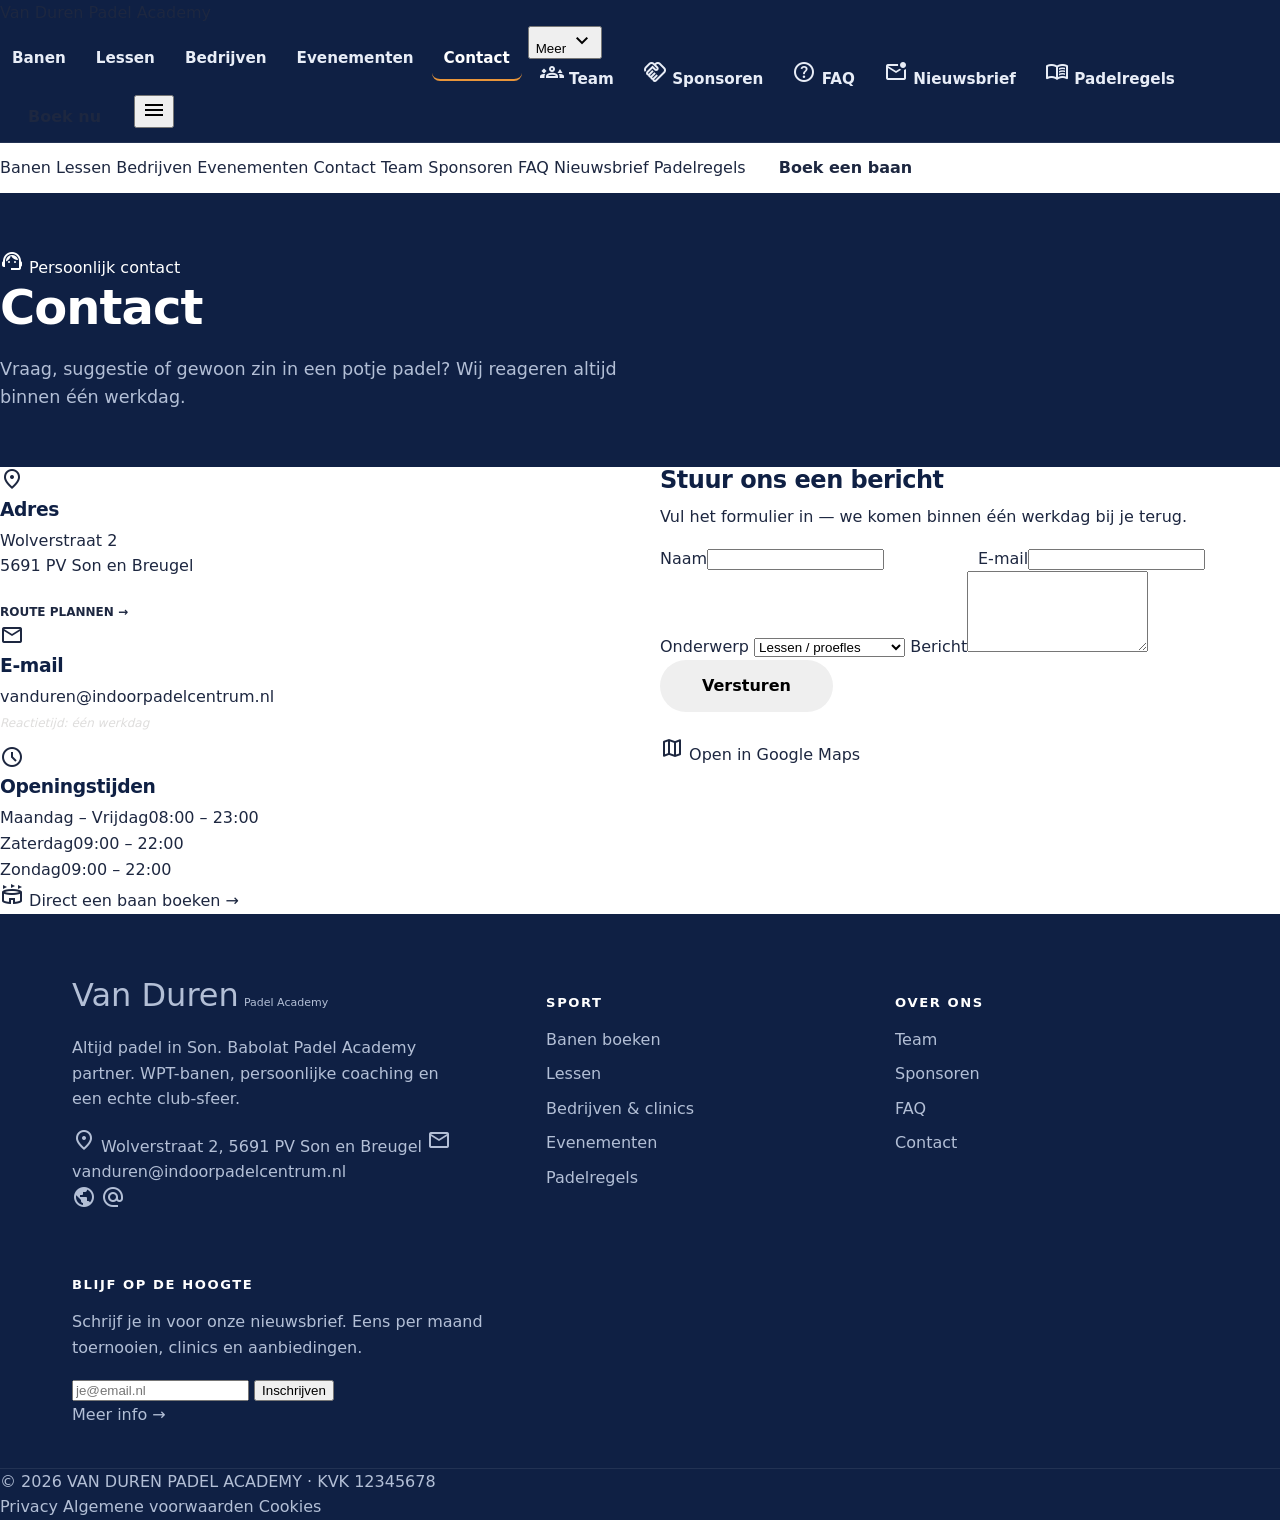
<file: contact.html>
<!DOCTYPE html>
<html lang="nl">
<head>
<meta charset="utf-8"/>
<meta name="viewport" content="width=device-width, initial-scale=1.0"/>
<title>Contact — Van Duren Padel Academy</title>
<link rel="preconnect" href="https://fonts.googleapis.com"/>
<link rel="preconnect" href="https://fonts.gstatic.com" crossorigin/>
<link href="https://fonts.googleapis.com/css2?family=Inter:wght@400;700&family=Lexend:wght@400;500;600;700;800&display=swap" rel="stylesheet"/>
<link href="https://fonts.googleapis.com/css2?family=Material+Symbols+Outlined:opsz,wght,FILL,GRAD@24,400,0,0&display=swap" rel="stylesheet"/>
<link rel="stylesheet" href="styles.css"/>
<template id="__bundler_thumbnail" data-bg-color="#0d0e12">
    <svg viewBox="0 0 1200 800" xmlns="http://www.w3.org/2000/svg">
        <line x1="280" y1="120" x2="280" y2="680" stroke="#c3f400" stroke-width="6" opacity="0.5"/>
        <line x1="920" y1="120" x2="920" y2="680" stroke="#c3f400" stroke-width="6" opacity="0.5"/>
        <line x1="280" y1="180" x2="920" y2="180" stroke="#c3f400" stroke-width="3" opacity="0.4"/>
        <line x1="280" y1="290" x2="920" y2="290" stroke="#c3f400" stroke-width="3" opacity="0.55"/>
        <line x1="280" y1="500" x2="920" y2="500" stroke="#c3f400" stroke-width="5" stroke-dasharray="14 10" opacity="0.6"/>
        <line x1="600" y1="180" x2="600" y2="290" stroke="#c3f400" stroke-width="3" opacity="0.5"/>
        <text x="600" y="600" text-anchor="middle" fill="#ffffff" font-family="Lexend, sans-serif" font-size="96" font-weight="800" letter-spacing="-3">VAN DUREN</text>
        <text x="600" y="650" text-anchor="middle" fill="#c3f400" font-family="Lexend, sans-serif" font-size="22" font-weight="600" letter-spacing="8">PADEL ACADEMY</text>
    </svg>
</template>
</head>
<body>

<!-- Vaste padelbaan-achtergrond -->
<div class="photo-bg"></div>

<header class="site-header">
    <a class="logo" href="index.html">
        <span class="logo-main">Van Duren</span>
        <span class="logo-sub">Padel Academy</span>
    </a>
    <nav class="main-nav">
        <a class="nav-link" href="baanhuur.html">Banen</a>
        <a class="nav-link" href="trainingen.html">Lessen</a>
        <a class="nav-link" href="clinics.html">Bedrijven</a>
        <a class="nav-link" href="evenementen.html">Evenementen</a>
        <a class="nav-link is-active" href="contact.html">Contact</a>
        <div class="more-wrap" id="moreWrap">
            <button class="nav-link more-btn" id="moreBtn" aria-haspopup="true" aria-expanded="false">
                Meer <span class="material-symbols-outlined more-chev">expand_more</span>
            </button>
            <div class="more-menu" id="moreMenu" role="menu">
                <a class="" href="team.html"><span class="material-symbols-outlined">groups_3</span> Team</a>
                <a class="" href="sponsoren.html"><span class="material-symbols-outlined">handshake</span> Sponsoren</a>
                <a class="" href="faq.html"><span class="material-symbols-outlined">help</span> FAQ</a>
                <a class="" href="nieuwsbrief.html"><span class="material-symbols-outlined">mark_email_unread</span> Nieuwsbrief</a>
                <a class="" href="regels.html"><span class="material-symbols-outlined">menu_book</span> Padelregels</a>
            </div>
        </div>
    </nav>
    <div class="header-actions">
        <a class="btn btn-volt btn-pill book-btn" href="https://playtomic.io/van-duren-indoor-padel-centrum/a52205f6-6954-4d82-bda0-b2040fc82dc4" target="_blank" rel="noopener">Boek nu</a>
        <button class="menu-toggle" id="menuToggle" aria-label="Menu openen" aria-expanded="false">
            <span class="material-symbols-outlined">menu</span>
        </button>
    </div>
</header>

<div class="mobile-menu" id="mobileMenu">
    <nav>
        <a class="" href="baanhuur.html">Banen</a>
        <a class="" href="trainingen.html">Lessen</a>
        <a class="" href="clinics.html">Bedrijven</a>
        <a class="" href="evenementen.html">Evenementen</a>
        <a class="is-active" href="contact.html">Contact</a>
        <a class="" href="team.html">Team</a>
        <a class="" href="sponsoren.html">Sponsoren</a>
        <a class="" href="faq.html">FAQ</a>
        <a class="" href="nieuwsbrief.html">Nieuwsbrief</a>
        <a class="" href="regels.html">Padelregels</a>
        <a class="btn btn-volt shear" href="https://playtomic.io/van-duren-indoor-padel-centrum/a52205f6-6954-4d82-bda0-b2040fc82dc4" target="_blank" rel="noopener">Boek een baan</a>
    </nav>
</div>

<main>
    <!-- Pagina-hero -->
    <section class="page-hero">
        <div class="inner">
            <span class="hero-pill"><span class="material-symbols-outlined">support_agent</span> Persoonlijk contact</span>
            <h1 class="page-title uppercase text-glow">Contact</h1>
            <p class="page-lead">Vraag, suggestie of gewoon zin in een potje padel? Wij reageren altijd binnen één werkdag.</p>
        </div>
    </section>

    <!-- Info + formulier -->
    <section class="sec" style="padding-top: 0;">
        <div class="contact-grid">
            <!-- Links: contactgegevens -->
            <div class="contact-cards">
                <div class="glass contact-card">
                    <div class="row">
                        <span class="material-symbols-outlined">location_on</span>
                        <div>
                            <h3>Adres</h3>
                            <p>Wolverstraat 2<br/>5691 PV Son en Breugel</p>
                            <a href="https://www.google.com/maps/dir/?api=1&amp;destination=Wolverstraat+2,+5691+PV+Son+en+Breugel" target="_blank" rel="noopener" style="display:inline-block; margin-top:8px; color:var(--volt); font-family:var(--font-display); font-weight:700; font-size:12px; text-transform:uppercase;">Route plannen →</a>
                        </div>
                    </div>
                </div>
                <div class="glass contact-card">
                    <div class="row">
                        <span class="material-symbols-outlined">mail</span>
                        <div>
                            <h3>E-mail</h3>
                            <a href="mailto:vanduren@indoorpadelcentrum.nl">vanduren@indoorpadelcentrum.nl</a>
                            <p style="font-size:12px; font-style:italic; margin-top:4px; color:rgba(200,198,197,0.6);">Reactietijd: één werkdag</p>
                        </div>
                    </div>
                </div>
                <div class="glass contact-card">
                    <div class="row">
                        <span class="material-symbols-outlined">schedule</span>
                        <div style="flex:1;">
                            <h3>Openingstijden</h3>
                            <ul class="hours">
                                <li><span class="day">Maandag – Vrijdag</span><span class="time">08:00 – 23:00</span></li>
                                <li><span class="day">Zaterdag</span><span class="time">09:00 – 22:00</span></li>
                                <li><span class="day">Zondag</span><span class="time">09:00 – 22:00</span></li>
                            </ul>
                        </div>
                    </div>
                </div>
                <a class="contact-cta" href="https://playtomic.io/van-duren-indoor-padel-centrum/a52205f6-6954-4d82-bda0-b2040fc82dc4" target="_blank" rel="noopener">
                    <span class="material-symbols-outlined">stadium</span>
                    <span>Direct een baan boeken →</span>
                </a>
            </div>

            <!-- Rechts: formulier + kaart -->
            <div style="display: flex; flex-direction: column; gap: 24px;">
                <div class="glass form-card">
                    <h2>Stuur ons een bericht</h2>
                    <p class="sub">Vul het formulier in — we komen binnen één werkdag bij je terug.</p>
                    <form class="form" onsubmit="event.preventDefault(); this.innerHTML='&lt;div style=&quot;padding:48px 0;text-align:center;&quot;&gt;&lt;span class=&quot;material-symbols-outlined&quot; style=&quot;color:var(--volt);font-size:48px;display:block;margin-bottom:16px;&quot;&gt;check_circle&lt;/span&gt;&lt;h2 style=&quot;font-family:var(--font-display);font-weight:600;font-size:32px;text-transform:uppercase;margin-bottom:8px;&quot;&gt;Bedankt!&lt;/h2&gt;&lt;p style=&quot;color:var(--secondary);&quot;&gt;We reageren binnen één werkdag.&lt;/p&gt;&lt;/div&gt;';">
                        <div class="form-row">
                            <label class="field"><span>Naam</span><input type="text" required/></label>
                            <label class="field"><span>E-mail</span><input type="email" required/></label>
                        </div>
                        <label class="field">
                            <span>Onderwerp</span>
                            <select>
                                <option value="lessen">Lessen / proefles</option>
                                <option value="clinic">Bedrijfsclinic</option>
                                <option value="contractbaan">Contractbaan</option>
                                <option value="evenement">Toernooi / evenement</option>
                                <option value="sponsor">Sponsoring</option>
                                <option value="overig">Iets anders</option>
                            </select>
                        </label>
                        <label class="field"><span>Bericht</span><textarea rows="5" required></textarea></label>
                        <button class="btn btn-volt shear" style="padding: 16px 40px; align-self: flex-start;" type="submit">Versturen</button>
                    </form>
                </div>

                <a class="map-box img-placeholder" href="https://www.google.com/maps/dir/?api=1&amp;destination=Wolverstraat+2,+5691+PV+Son+en+Breugel" target="_blank" rel="noopener">
                    <div>
                        <span class="material-symbols-outlined">map</span>
                        <span class="lbl">Open in Google Maps</span>
                    </div>
                </a>
            </div>
        </div>
    </section>
</main>

<!-- ============================ FOOTER ============================ -->
<footer class="site-footer">
    <div class="footer-grid">
        <div class="footer-brand">
            <a class="logo" href="index.html">
                <span class="logo-main" style="font-size: 32px;">Van Duren</span>
                <span class="logo-sub" style="font-size: 11px;">Padel Academy</span>
            </a>
            <p>Altijd padel in Son. Babolat Padel Academy partner. WPT-banen, persoonlijke coaching en een echte club-sfeer.</p>
            <div class="footer-contact">
                <span><span class="material-symbols-outlined icon icon--sm">location_on</span> Wolverstraat 2, 5691 PV Son en Breugel</span>
                <a href="mailto:vanduren@indoorpadelcentrum.nl"><span class="material-symbols-outlined icon icon--sm">mail</span> vanduren@indoorpadelcentrum.nl</a>
            </div>
            <div class="footer-socials">
                <a href="https://www.facebook.com/Van-Duren-indoor-padelcentrum-110056634725945/" target="_blank" rel="noopener" aria-label="Facebook"><span class="material-symbols-outlined icon--sm">public</span></a>
                <a href="mailto:vanduren@indoorpadelcentrum.nl" aria-label="E-mail"><span class="material-symbols-outlined icon--sm">alternate_email</span></a>
            </div>
        </div>

        <div class="footer-col footer-sport">
            <h5>Sport</h5>
            <ul>
                <li><a href="baanhuur.html">Banen boeken</a></li>
                <li><a href="trainingen.html">Lessen</a></li>
                <li><a href="clinics.html">Bedrijven &amp; clinics</a></li>
                <li><a href="evenementen.html">Evenementen</a></li>
                <li><a href="regels.html">Padelregels</a></li>
            </ul>
        </div>

        <div class="footer-col footer-about">
            <h5>Over ons</h5>
            <ul>
                <li><a href="team.html">Team</a></li>
                <li><a href="sponsoren.html">Sponsoren</a></li>
                <li><a href="faq.html">FAQ</a></li>
                <li><a href="contact.html">Contact</a></li>
            </ul>
        </div>

        <div class="footer-col footer-news">
            <h5>Blijf op de hoogte</h5>
            <p>Schrijf je in voor onze nieuwsbrief. Eens per maand toernooien, clinics en aanbiedingen.</p>
            <form class="footer-form" onsubmit="event.preventDefault(); this.querySelector('button').textContent='Bedankt!';">
                <input type="email" placeholder="je@email.nl" required/>
                <button type="submit">Inschrijven</button>
            </form>
            <a class="more-link" href="nieuwsbrief.html">Meer info →</a>
        </div>
    </div>

    <div class="footer-bottom">
        <span>© 2026 VAN DUREN PADEL ACADEMY · KVK 12345678</span>
        <div class="links">
            <a href="#">Privacy</a>
            <a href="#">Algemene voorwaarden</a>
            <a href="#">Cookies</a>
        </div>
    </div>
</footer>

<script src="site.js"></script>
<script src="site.js"></script>
</body>
</html>
</file>
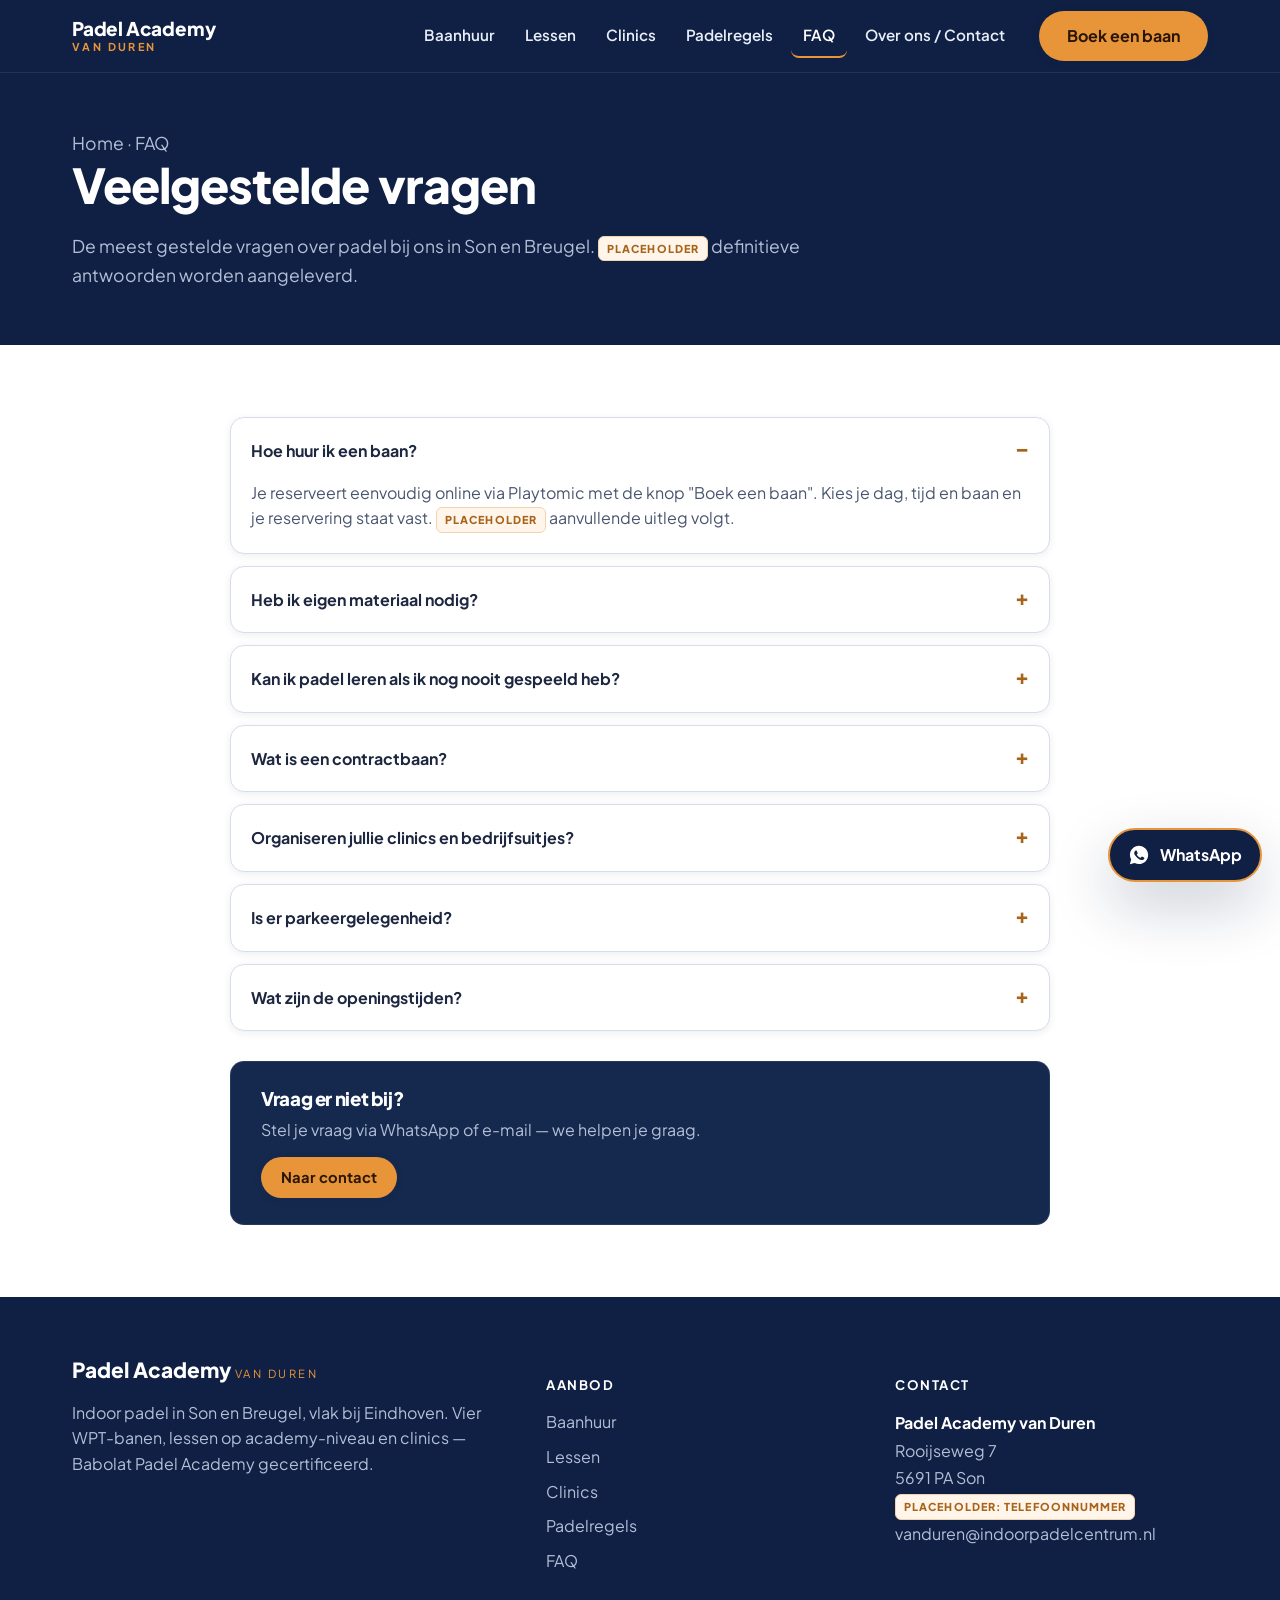
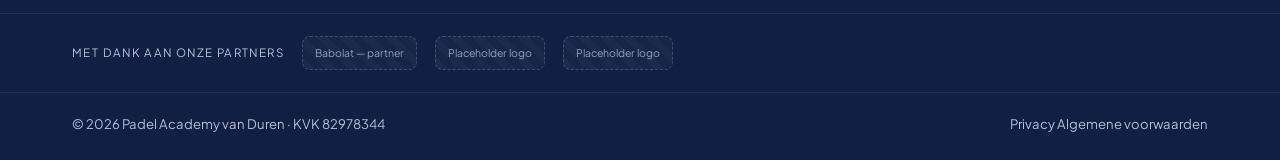
<file: faq.html>
<!DOCTYPE html>
<html lang="nl">
<head>
<meta charset="utf-8"/>
<meta name="viewport" content="width=device-width, initial-scale=1.0"/>
<title>Veelgestelde vragen | Padel in Son en Breugel | Padel Academy van Duren</title>
<meta name="description" content="Veelgestelde vragen over padel bij Padel Academy van Duren in Son en Breugel: baanhuur, lessen, materiaal, parkeren en clinics."/>
<link rel="preconnect" href="https://fonts.googleapis.com"/>
<link rel="preconnect" href="https://fonts.gstatic.com" crossorigin/>
<link href="https://fonts.googleapis.com/css2?family=Plus+Jakarta+Sans:wght@400;500;600;700;800&display=swap" rel="stylesheet"/>
<link rel="stylesheet" href="styles.css"/>
</head>
<body>

<header class="site-header">
    <div class="header-inner">
        <a class="brand" href="index.html">
            <span class="brand-main">Padel Academy</span>
            <span class="brand-sub">van Duren</span>
        </a>
        <nav class="main-nav" aria-label="Hoofdmenu">
            <a href="baanhuur.html">Baanhuur</a>
            <a href="lessen.html">Lessen</a>
            <a href="clinics.html">Clinics</a>
            <a href="padelregels.html">Padelregels</a>
            <a href="faq.html" class="is-active">FAQ</a>
            <a href="contact.html">Over ons / Contact</a>
        </nav>
        <div class="header-cta">
            <a class="btn btn--primary" href="https://playtomic.io/van-duren-indoor-padel-centrum/a52205f6-6954-4d82-bda0-b2040fc82dc4" target="_blank" rel="noopener">Boek een baan</a>
            <button class="nav-toggle" aria-label="Menu openen" aria-expanded="false">
                <svg viewBox="0 0 24 24" fill="none" stroke="currentColor" stroke-width="2"><line x1="3" y1="6" x2="21" y2="6"/><line x1="3" y1="12" x2="21" y2="12"/><line x1="3" y1="18" x2="21" y2="18"/></svg>
            </button>
        </div>
    </div>
    <nav class="mobile-nav" aria-label="Mobiel menu">
        <a href="baanhuur.html">Baanhuur</a>
        <a href="lessen.html">Lessen</a>
        <a href="clinics.html">Clinics</a>
        <a href="padelregels.html">Padelregels</a>
        <a href="faq.html">FAQ</a>
        <a href="contact.html">Over ons / Contact</a>
        <a class="btn btn--primary" href="https://playtomic.io/van-duren-indoor-padel-centrum/a52205f6-6954-4d82-bda0-b2040fc82dc4" target="_blank" rel="noopener">Boek een baan</a>
    </nav>
</header>

<section class="page-hero">
    <div class="container">
        <p class="crumbs"><a href="index.html">Home</a> · FAQ</p>
        <h1>Veelgestelde vragen</h1>
        <p>De meest gestelde vragen over padel bij ons in Son en Breugel. <span class="tag-ph">Placeholder</span> definitieve antwoorden worden aangeleverd.</p>
    </div>
</section>

<main>
    <section class="section">
        <div class="container">
            <div class="faq">
                <details open>
                    <summary>Hoe huur ik een baan?</summary>
                    <p>Je reserveert eenvoudig online via Playtomic met de knop "Boek een baan". Kies je dag, tijd en baan en je reservering staat vast. <span class="tag-ph">Placeholder</span> aanvullende uitleg volgt.</p>
                </details>
                <details>
                    <summary>Heb ik eigen materiaal nodig?</summary>
                    <p>Nee, je kunt bij ons een racket lenen. Een eigen racket meenemen mag uiteraard ook. Zorg wel voor schone (zaal)sportschoenen. <span class="tag-ph">Placeholder</span> details over huur volgen.</p>
                </details>
                <details>
                    <summary>Kan ik padel leren als ik nog nooit gespeeld heb?</summary>
                    <p>Zeker. Met een proefles maak je laagdrempelig kennis met de sport en de regels. Daarna kun je doorstromen naar privé- of groepslessen.</p>
                </details>
                <details>
                    <summary>Wat is een contractbaan?</summary>
                    <p>Met een contractbaan leg je een vaste baan op een vast tijdslot vast, bijvoorbeeld wekelijks. Ideaal voor vaste speelgroepen. Aanvragen kan via de <a href="baanhuur.html#contractbanen">pagina Baanhuur</a>.</p>
                </details>
                <details>
                    <summary>Organiseren jullie clinics en bedrijfsuitjes?</summary>
                    <p>Ja. We verzorgen clinics voor bedrijven (vanaf €29 p.p.), vriendengroepen en kinderfeestjes. Bekijk de <a href="clinics.html">pagina Clinics</a> om aan te vragen.</p>
                </details>
                <details>
                    <summary>Is er parkeergelegenheid?</summary>
                    <p><span class="tag-ph">Placeholder</span> informatie over parkeren en bereikbaarheid wordt aangeleverd.</p>
                </details>
                <details>
                    <summary>Wat zijn de openingstijden?</summary>
                    <p><span class="tag-ph">Placeholder</span> actuele openingstijden worden aangeleverd.</p>
                </details>
            </div>

            <div class="strip" style="margin-top:30px;max-width:820px;margin-left:auto;margin-right:auto;">
                <h3>Vraag er niet bij?</h3>
                <p style="color:var(--text-onnavy-soft);margin:0 0 14px;">Stel je vraag via WhatsApp of e-mail — we helpen je graag.</p>
                <a class="btn btn--primary btn--sm" href="contact.html">Naar contact</a>
            </div>
        </div>
    </section>
</main>

<footer class="site-footer">
    <div class="footer-grid">
        <div class="footer-brand">
            <span class="brand-main">Padel Academy</span> <span class="brand-sub">van Duren</span>
            <p>Indoor padel in Son en Breugel, vlak bij Eindhoven. Vier WPT-banen, lessen op academy-niveau en clinics — Babolat Padel Academy gecertificeerd.</p>
        </div>
        <div class="footer-col">
            <h5>Aanbod</h5>
            <ul>
                <li><a href="baanhuur.html">Baanhuur</a></li>
                <li><a href="lessen.html">Lessen</a></li>
                <li><a href="clinics.html">Clinics</a></li>
                <li><a href="padelregels.html">Padelregels</a></li>
                <li><a href="faq.html">FAQ</a></li>
            </ul>
        </div>
        <div class="footer-col">
            <h5>Contact</h5>
            <address class="footer-nap">
                <strong style="color:#fff;">Padel Academy van Duren</strong><br/>
                Rooijseweg 7<br/>
                5691 PA Son<br/>
                <span class="tag-ph">Placeholder: telefoonnummer</span><br/>
                <a href="mailto:vanduren@indoorpadelcentrum.nl">vanduren@indoorpadelcentrum.nl</a>
            </address>
        </div>
    </div>
    <div class="sponsors">
        <div class="container">
            <span class="lbl">Met dank aan onze partners</span>
            <span class="sponsor-logo">Babolat — partner</span>
            <span class="sponsor-logo">Placeholder logo</span>
            <span class="sponsor-logo">Placeholder logo</span>
        </div>
    </div>
    <div class="footer-bottom">
        <div class="container">
            <span>© <span data-year>2026</span> Padel Academy van Duren · KVK 82978344</span>
            <div class="links">
                <a href="#">Privacy</a>
                <a href="#">Algemene voorwaarden</a>
            </div>
        </div>
    </div>
</footer>

<a class="wa-float" href="#" title="PLACEHOLDER: WhatsApp-nummer invullen" aria-label="Neem contact op via WhatsApp">
    <svg class="ico" viewBox="0 0 24 24" fill="currentColor"><path d="M12.04 2C6.58 2 2.13 6.45 2.13 11.91c0 1.75.46 3.45 1.32 4.95L2 22l5.25-1.38a9.9 9.9 0 0 0 4.79 1.22h.01c5.46 0 9.91-4.45 9.91-9.91 0-2.65-1.03-5.14-2.9-7.01A9.82 9.82 0 0 0 12.04 2Zm5.8 14.13c-.24.68-1.42 1.32-1.95 1.36-.5.04-.97.22-3.28-.68-2.78-1.1-4.55-3.95-4.69-4.13-.14-.18-1.13-1.5-1.13-2.86 0-1.36.71-2.03.97-2.31.24-.27.53-.34.71-.34.18 0 .35 0 .51.01.16.01.39-.06.6.46.24.57.81 1.98.88 2.12.07.14.12.31.02.49-.09.18-.14.29-.27.45-.14.16-.29.36-.41.48-.14.14-.28.29-.12.57.16.27.71 1.17 1.53 1.9 1.05.94 1.94 1.23 2.21 1.37.27.14.43.12.59-.07.16-.18.68-.79.86-1.06.18-.27.36-.23.6-.14.24.09 1.55.73 1.81.86.27.14.45.2.51.31.07.11.07.63-.17 1.31Z"/></svg>
    <span class="txt">WhatsApp</span>
</a>

<script src="site.js"></script>
</body>
</html>
</file>
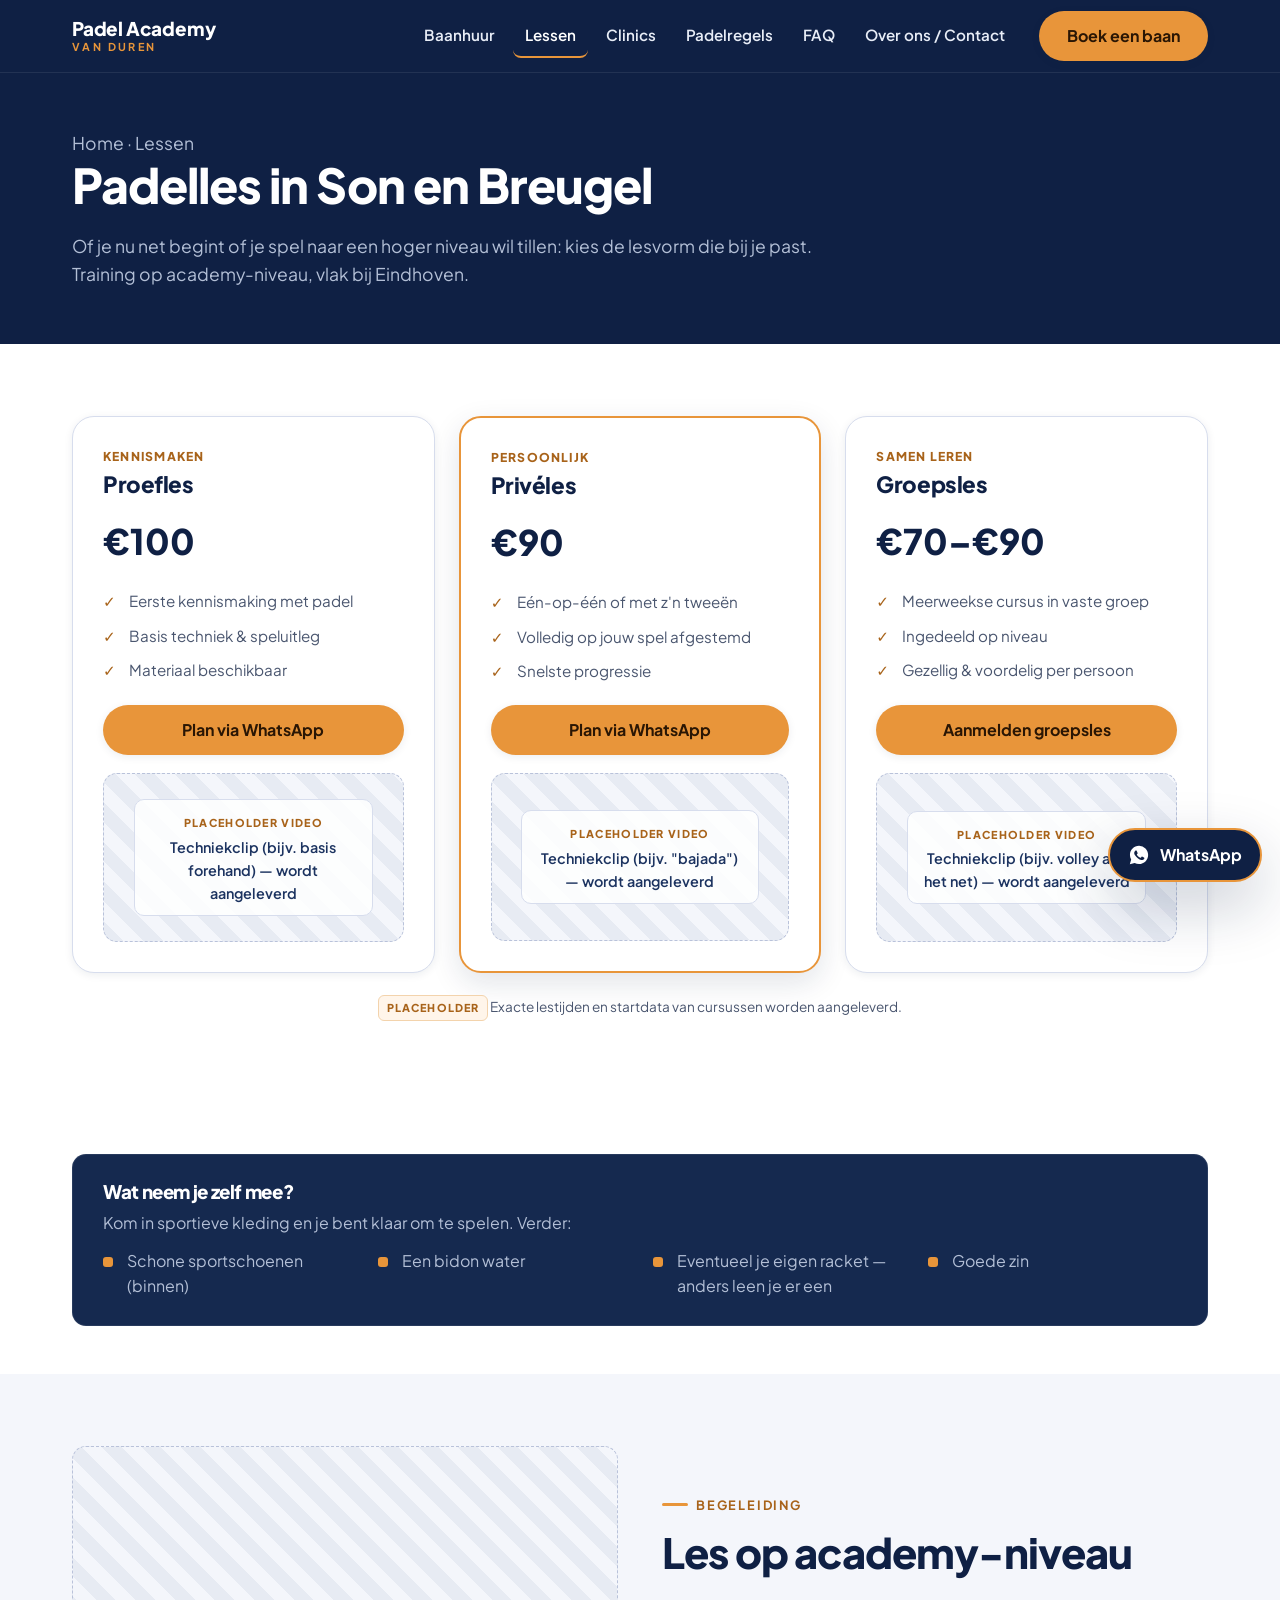
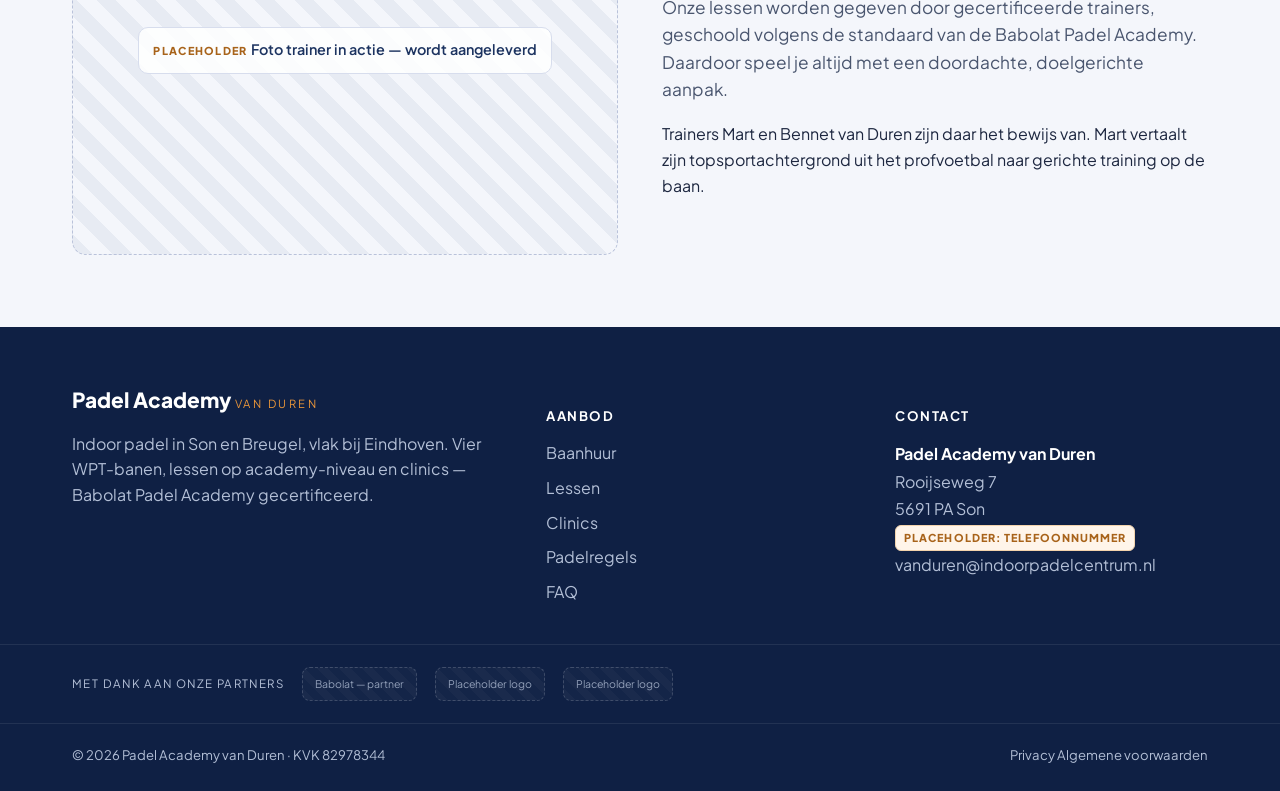
<file: lessen.html>
<!DOCTYPE html>
<html lang="nl">
<head>
<meta charset="utf-8"/>
<meta name="viewport" content="width=device-width, initial-scale=1.0"/>
<title>Padelles Son en Breugel | Proefles, privéles &amp; groepsles | Padel Academy van Duren</title>
<meta name="description" content="Padelles in Son en Breugel, vlak bij Eindhoven. Boek een proefles, privéles of meerweekse groepsles op academy-niveau bij Padel Academy van Duren."/>
<link rel="preconnect" href="https://fonts.googleapis.com"/>
<link rel="preconnect" href="https://fonts.gstatic.com" crossorigin/>
<link href="https://fonts.googleapis.com/css2?family=Plus+Jakarta+Sans:wght@400;500;600;700;800&display=swap" rel="stylesheet"/>
<link rel="stylesheet" href="styles.css"/>
</head>
<body>

<header class="site-header">
    <div class="header-inner">
        <a class="brand" href="index.html">
            <span class="brand-main">Padel Academy</span>
            <span class="brand-sub">van Duren</span>
        </a>
        <nav class="main-nav" aria-label="Hoofdmenu">
            <a href="baanhuur.html">Baanhuur</a>
            <a href="lessen.html" class="is-active">Lessen</a>
            <a href="clinics.html">Clinics</a>
            <a href="padelregels.html">Padelregels</a>
            <a href="faq.html">FAQ</a>
            <a href="contact.html">Over ons / Contact</a>
        </nav>
        <div class="header-cta">
            <a class="btn btn--primary" href="https://playtomic.io/van-duren-indoor-padel-centrum/a52205f6-6954-4d82-bda0-b2040fc82dc4" target="_blank" rel="noopener">Boek een baan</a>
            <button class="nav-toggle" aria-label="Menu openen" aria-expanded="false">
                <svg viewBox="0 0 24 24" fill="none" stroke="currentColor" stroke-width="2"><line x1="3" y1="6" x2="21" y2="6"/><line x1="3" y1="12" x2="21" y2="12"/><line x1="3" y1="18" x2="21" y2="18"/></svg>
            </button>
        </div>
    </div>
    <nav class="mobile-nav" aria-label="Mobiel menu">
        <a href="baanhuur.html">Baanhuur</a>
        <a href="lessen.html">Lessen</a>
        <a href="clinics.html">Clinics</a>
        <a href="padelregels.html">Padelregels</a>
        <a href="faq.html">FAQ</a>
        <a href="contact.html">Over ons / Contact</a>
        <a class="btn btn--primary" href="https://playtomic.io/van-duren-indoor-padel-centrum/a52205f6-6954-4d82-bda0-b2040fc82dc4" target="_blank" rel="noopener">Boek een baan</a>
    </nav>
</header>

<section class="page-hero">
    <div class="container">
        <p class="crumbs"><a href="index.html">Home</a> · Lessen</p>
        <h1>Padelles in Son en Breugel</h1>
        <p>Of je nu net begint of je spel naar een hoger niveau wil tillen: kies de lesvorm die bij je past. Training op academy-niveau, vlak bij Eindhoven.</p>
    </div>
</section>

<main>
    <section class="section">
        <div class="container">
            <div class="price-grid">
                <!-- Proefles -->
                <div class="price-card">
                    <span class="tier">Kennismaken</span>
                    <h3>Proefles</h3>
                    <div class="amount">€100</div>
                    <ul>
                        <li>Eerste kennismaking met padel</li>
                        <li>Basis techniek &amp; speluitleg</li>
                        <li>Materiaal beschikbaar</li>
                    </ul>
                    <!-- Notitie: verhuist later naar Playtomic zodra het product daar live staat. -->
                    <a class="btn btn--primary btn--block" href="#" title="PLACEHOLDER: WhatsApp-nummer invullen">Plan via WhatsApp</a>
                    <div class="media media--16x9" style="margin-top:18px;">
                        <div class="media__note"><span class="tag">Placeholder video</span> Techniekclip (bijv. basis forehand) — wordt aangeleverd</div>
                    </div>
                </div>

                <!-- Privéles -->
                <div class="price-card is-lead">
                    <span class="tier">Persoonlijk</span>
                    <h3>Privéles</h3>
                    <div class="amount">€90</div>
                    <ul>
                        <li>Eén-op-één of met z'n tweeën</li>
                        <li>Volledig op jouw spel afgestemd</li>
                        <li>Snelste progressie</li>
                    </ul>
                    <a class="btn btn--primary btn--block" href="#" title="PLACEHOLDER: WhatsApp-nummer invullen">Plan via WhatsApp</a>
                    <div class="media media--16x9" style="margin-top:18px;">
                        <div class="media__note"><span class="tag">Placeholder video</span> Techniekclip (bijv. "bajada") — wordt aangeleverd</div>
                    </div>
                </div>

                <!-- Groepsles -->
                <div class="price-card">
                    <span class="tier">Samen leren</span>
                    <h3>Groepsles</h3>
                    <div class="amount">€70–€90</div>
                    <ul>
                        <li>Meerweekse cursus in vaste groep</li>
                        <li>Ingedeeld op niveau</li>
                        <li>Gezellig &amp; voordelig per persoon</li>
                    </ul>
                    <a class="btn btn--primary btn--block" href="#" data-intake="groepsles">Aanmelden groepsles</a>
                    <div class="media media--16x9" style="margin-top:18px;">
                        <div class="media__note"><span class="tag">Placeholder video</span> Techniekclip (bijv. volley aan het net) — wordt aangeleverd</div>
                    </div>
                </div>
            </div>

            <p class="form-note center mx-auto" style="max-width:60ch;margin-top:22px;"><span class="tag-ph">Placeholder</span> Exacte lestijden en startdata van cursussen worden aangeleverd.</p>
        </div>
    </section>

    <!-- WAT NEEM JE ZELF MEE -->
    <section class="section--tight">
        <div class="container">
            <div class="strip">
                <h3>Wat neem je zelf mee?</h3>
                <p style="color:var(--text-onnavy-soft);margin:0 0 6px;">Kom in sportieve kleding en je bent klaar om te spelen. Verder:</p>
                <ul>
                    <li>Schone sportschoenen (binnen)</li>
                    <li>Een bidon water</li>
                    <li>Eventueel je eigen racket — anders leen je er een</li>
                    <li>Goede zin</li>
                </ul>
            </div>
        </div>
    </section>

    <!-- TRAINERS (subtiel) -->
    <section class="section bg-soft">
        <div class="container">
            <div class="split">
                <div class="media media--4x3">
                    <div class="media__note"><span class="tag">Placeholder</span> Foto trainer in actie — wordt aangeleverd</div>
                </div>
                <div>
                    <p class="eyebrow">Begeleiding</p>
                    <h2 class="section-title">Les op academy-niveau</h2>
                    <p class="section-intro">Onze lessen worden gegeven door gecertificeerde trainers, geschoold volgens de standaard van de Babolat Padel Academy. Daardoor speel je altijd met een doordachte, doelgerichte aanpak.</p>
                    <p>Trainers Mart en Bennet van Duren zijn daar het bewijs van. Mart vertaalt zijn topsportachtergrond uit het profvoetbal naar gerichte training op de baan.</p>
                </div>
            </div>
        </div>
    </section>
</main>

<footer class="site-footer">
    <div class="footer-grid">
        <div class="footer-brand">
            <span class="brand-main">Padel Academy</span> <span class="brand-sub">van Duren</span>
            <p>Indoor padel in Son en Breugel, vlak bij Eindhoven. Vier WPT-banen, lessen op academy-niveau en clinics — Babolat Padel Academy gecertificeerd.</p>
        </div>
        <div class="footer-col">
            <h5>Aanbod</h5>
            <ul>
                <li><a href="baanhuur.html">Baanhuur</a></li>
                <li><a href="lessen.html">Lessen</a></li>
                <li><a href="clinics.html">Clinics</a></li>
                <li><a href="padelregels.html">Padelregels</a></li>
                <li><a href="faq.html">FAQ</a></li>
            </ul>
        </div>
        <div class="footer-col">
            <h5>Contact</h5>
            <address class="footer-nap">
                <strong style="color:#fff;">Padel Academy van Duren</strong><br/>
                Rooijseweg 7<br/>
                5691 PA Son<br/>
                <span class="tag-ph">Placeholder: telefoonnummer</span><br/>
                <a href="mailto:vanduren@indoorpadelcentrum.nl">vanduren@indoorpadelcentrum.nl</a>
            </address>
        </div>
    </div>
    <div class="sponsors">
        <div class="container">
            <span class="lbl">Met dank aan onze partners</span>
            <span class="sponsor-logo">Babolat — partner</span>
            <span class="sponsor-logo">Placeholder logo</span>
            <span class="sponsor-logo">Placeholder logo</span>
        </div>
    </div>
    <div class="footer-bottom">
        <div class="container">
            <span>© <span data-year>2026</span> Padel Academy van Duren · KVK 82978344</span>
            <div class="links">
                <a href="#">Privacy</a>
                <a href="#">Algemene voorwaarden</a>
            </div>
        </div>
    </div>
</footer>

<a class="wa-float" href="#" title="PLACEHOLDER: WhatsApp-nummer invullen" aria-label="Neem contact op via WhatsApp">
    <svg class="ico" viewBox="0 0 24 24" fill="currentColor"><path d="M12.04 2C6.58 2 2.13 6.45 2.13 11.91c0 1.75.46 3.45 1.32 4.95L2 22l5.25-1.38a9.9 9.9 0 0 0 4.79 1.22h.01c5.46 0 9.91-4.45 9.91-9.91 0-2.65-1.03-5.14-2.9-7.01A9.82 9.82 0 0 0 12.04 2Zm5.8 14.13c-.24.68-1.42 1.32-1.95 1.36-.5.04-.97.22-3.28-.68-2.78-1.1-4.55-3.95-4.69-4.13-.14-.18-1.13-1.5-1.13-2.86 0-1.36.71-2.03.97-2.31.24-.27.53-.34.71-.34.18 0 .35 0 .51.01.16.01.39-.06.6.46.24.57.81 1.98.88 2.12.07.14.12.31.02.49-.09.18-.14.29-.27.45-.14.16-.29.36-.41.48-.14.14-.28.29-.12.57.16.27.71 1.17 1.53 1.9 1.05.94 1.94 1.23 2.21 1.37.27.14.43.12.59-.07.16-.18.68-.79.86-1.06.18-.27.36-.23.6-.14.24.09 1.55.73 1.81.86.27.14.45.2.51.31.07.11.07.63-.17 1.31Z"/></svg>
    <span class="txt">WhatsApp</span>
</a>

<script src="site.js"></script>
</body>
</html>
</file>
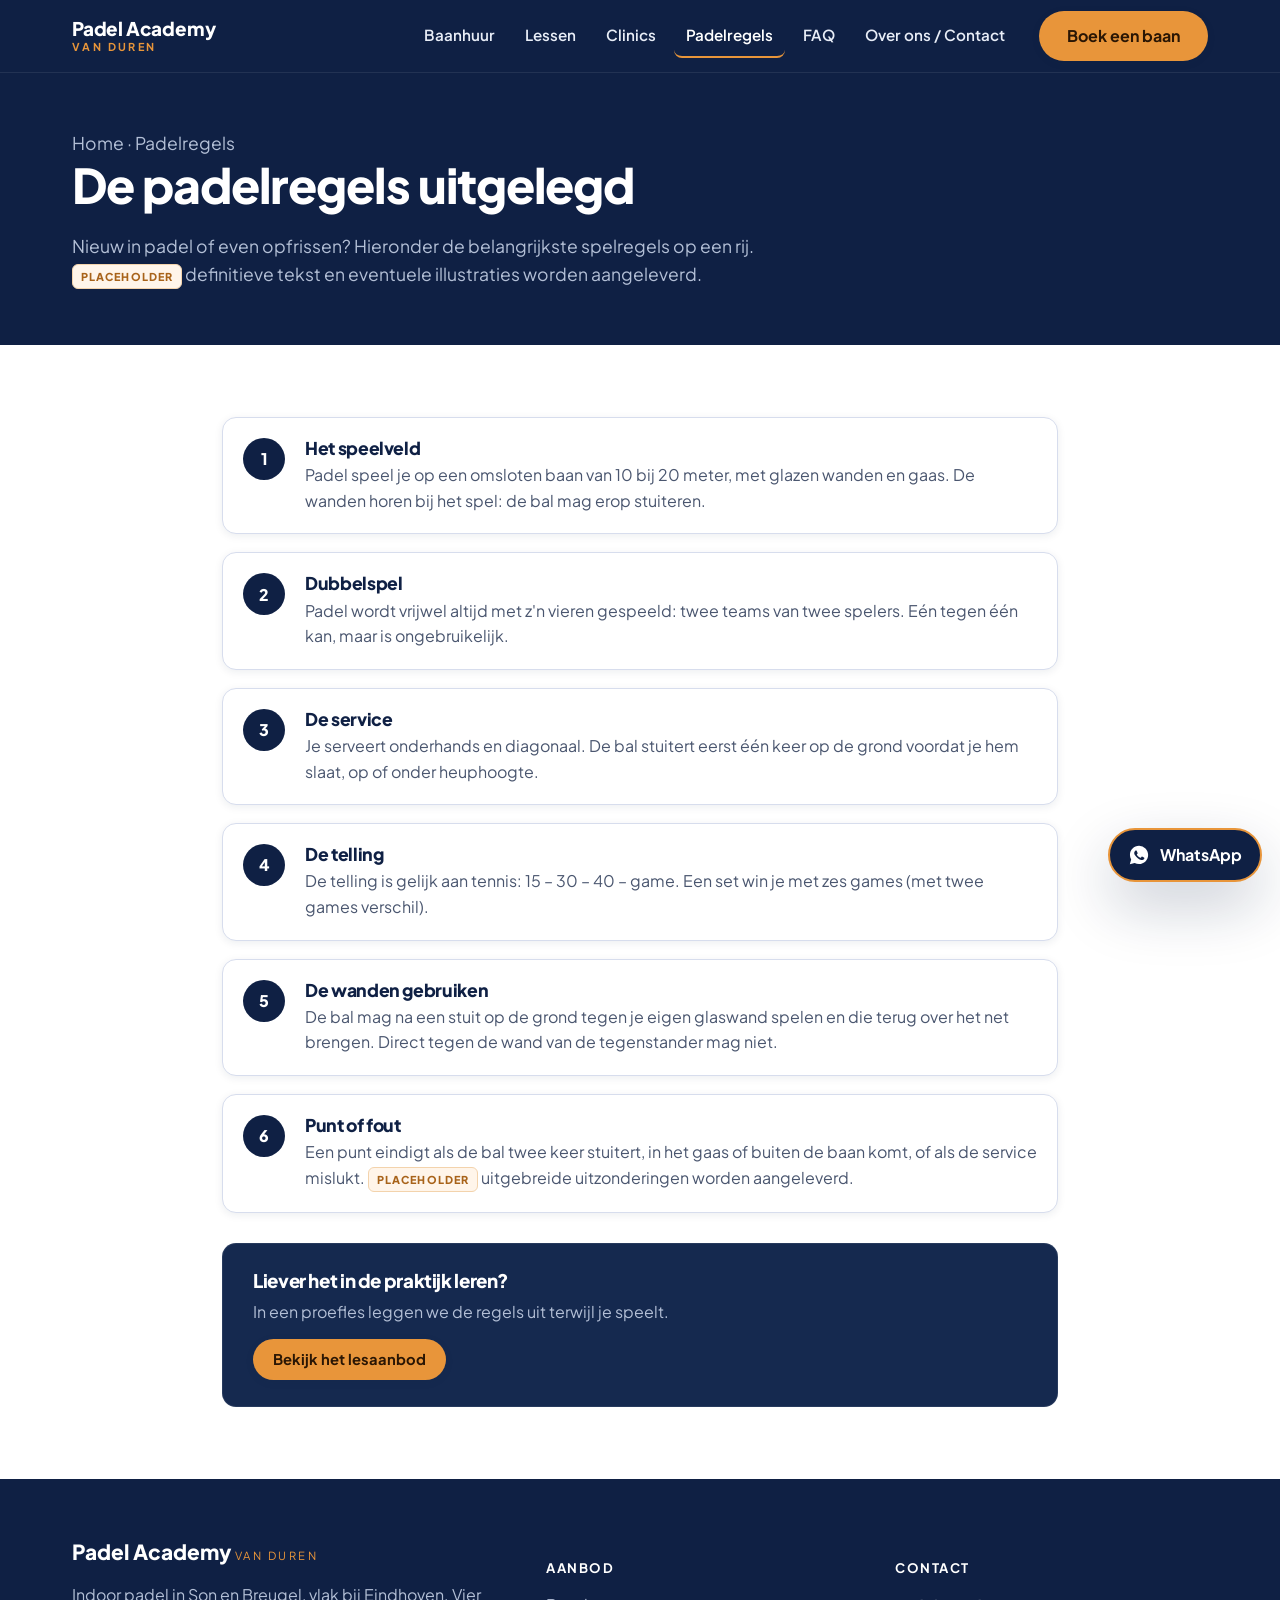
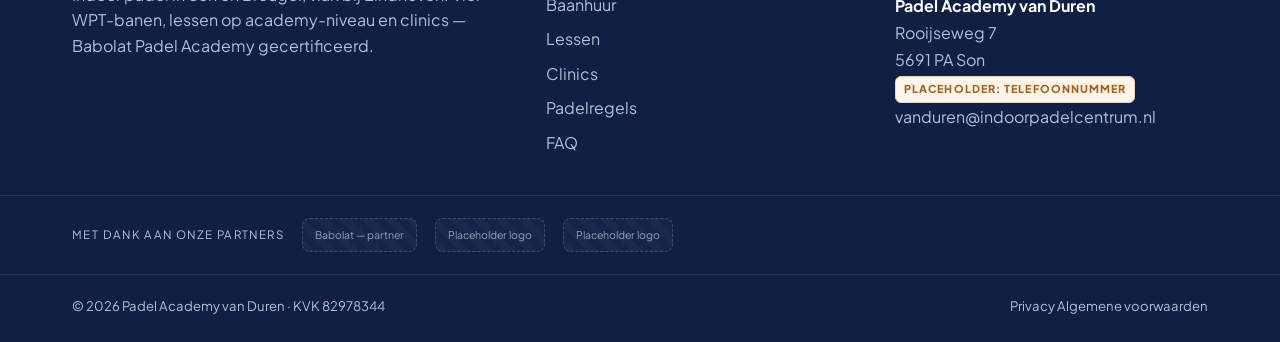
<file: padelregels.html>
<!DOCTYPE html>
<html lang="nl">
<head>
<meta charset="utf-8"/>
<meta name="viewport" content="width=device-width, initial-scale=1.0"/>
<title>Padelregels uitgelegd | Spelregels padel voor beginners | Padel Academy van Duren</title>
<meta name="description" content="De padelregels eenvoudig uitgelegd: telling, service, de muren en het net. Leer de spelregels van padel voordat je een baan huurt in Son en Breugel."/>
<link rel="preconnect" href="https://fonts.googleapis.com"/>
<link rel="preconnect" href="https://fonts.gstatic.com" crossorigin/>
<link href="https://fonts.googleapis.com/css2?family=Plus+Jakarta+Sans:wght@400;500;600;700;800&display=swap" rel="stylesheet"/>
<link rel="stylesheet" href="styles.css"/>
</head>
<body>

<header class="site-header">
    <div class="header-inner">
        <a class="brand" href="index.html">
            <span class="brand-main">Padel Academy</span>
            <span class="brand-sub">van Duren</span>
        </a>
        <nav class="main-nav" aria-label="Hoofdmenu">
            <a href="baanhuur.html">Baanhuur</a>
            <a href="lessen.html">Lessen</a>
            <a href="clinics.html">Clinics</a>
            <a href="padelregels.html" class="is-active">Padelregels</a>
            <a href="faq.html">FAQ</a>
            <a href="contact.html">Over ons / Contact</a>
        </nav>
        <div class="header-cta">
            <a class="btn btn--primary" href="https://playtomic.io/van-duren-indoor-padel-centrum/a52205f6-6954-4d82-bda0-b2040fc82dc4" target="_blank" rel="noopener">Boek een baan</a>
            <button class="nav-toggle" aria-label="Menu openen" aria-expanded="false">
                <svg viewBox="0 0 24 24" fill="none" stroke="currentColor" stroke-width="2"><line x1="3" y1="6" x2="21" y2="6"/><line x1="3" y1="12" x2="21" y2="12"/><line x1="3" y1="18" x2="21" y2="18"/></svg>
            </button>
        </div>
    </div>
    <nav class="mobile-nav" aria-label="Mobiel menu">
        <a href="baanhuur.html">Baanhuur</a>
        <a href="lessen.html">Lessen</a>
        <a href="clinics.html">Clinics</a>
        <a href="padelregels.html">Padelregels</a>
        <a href="faq.html">FAQ</a>
        <a href="contact.html">Over ons / Contact</a>
        <a class="btn btn--primary" href="https://playtomic.io/van-duren-indoor-padel-centrum/a52205f6-6954-4d82-bda0-b2040fc82dc4" target="_blank" rel="noopener">Boek een baan</a>
    </nav>
</header>

<section class="page-hero">
    <div class="container">
        <p class="crumbs"><a href="index.html">Home</a> · Padelregels</p>
        <h1>De padelregels uitgelegd</h1>
        <p>Nieuw in padel of even opfrissen? Hieronder de belangrijkste spelregels op een rij. <span class="tag-ph">Placeholder</span> definitieve tekst en eventuele illustraties worden aangeleverd.</p>
    </div>
</section>

<main>
    <section class="section">
        <div class="container" style="max-width:880px;">
            <div class="rule-list">
                <div class="rule-item">
                    <span class="n"></span>
                    <div>
                        <h3>Het speelveld</h3>
                        <p>Padel speel je op een omsloten baan van 10 bij 20 meter, met glazen wanden en gaas. De wanden horen bij het spel: de bal mag erop stuiteren.</p>
                    </div>
                </div>
                <div class="rule-item">
                    <span class="n"></span>
                    <div>
                        <h3>Dubbelspel</h3>
                        <p>Padel wordt vrijwel altijd met z'n vieren gespeeld: twee teams van twee spelers. Eén tegen één kan, maar is ongebruikelijk.</p>
                    </div>
                </div>
                <div class="rule-item">
                    <span class="n"></span>
                    <div>
                        <h3>De service</h3>
                        <p>Je serveert onderhands en diagonaal. De bal stuitert eerst één keer op de grond voordat je hem slaat, op of onder heuphoogte.</p>
                    </div>
                </div>
                <div class="rule-item">
                    <span class="n"></span>
                    <div>
                        <h3>De telling</h3>
                        <p>De telling is gelijk aan tennis: 15 – 30 – 40 – game. Een set win je met zes games (met twee games verschil).</p>
                    </div>
                </div>
                <div class="rule-item">
                    <span class="n"></span>
                    <div>
                        <h3>De wanden gebruiken</h3>
                        <p>De bal mag na een stuit op de grond tegen je eigen glaswand spelen en die terug over het net brengen. Direct tegen de wand van de tegenstander mag niet.</p>
                    </div>
                </div>
                <div class="rule-item">
                    <span class="n"></span>
                    <div>
                        <h3>Punt of fout</h3>
                        <p>Een punt eindigt als de bal twee keer stuitert, in het gaas of buiten de baan komt, of als de service mislukt. <span class="tag-ph">Placeholder</span> uitgebreide uitzonderingen worden aangeleverd.</p>
                    </div>
                </div>
            </div>

            <div class="strip" style="margin-top:30px;">
                <h3>Liever het in de praktijk leren?</h3>
                <p style="color:var(--text-onnavy-soft);margin:0 0 14px;">In een proefles leggen we de regels uit terwijl je speelt.</p>
                <a class="btn btn--primary btn--sm" href="lessen.html">Bekijk het lesaanbod</a>
            </div>
        </div>
    </section>
</main>

<footer class="site-footer">
    <div class="footer-grid">
        <div class="footer-brand">
            <span class="brand-main">Padel Academy</span> <span class="brand-sub">van Duren</span>
            <p>Indoor padel in Son en Breugel, vlak bij Eindhoven. Vier WPT-banen, lessen op academy-niveau en clinics — Babolat Padel Academy gecertificeerd.</p>
        </div>
        <div class="footer-col">
            <h5>Aanbod</h5>
            <ul>
                <li><a href="baanhuur.html">Baanhuur</a></li>
                <li><a href="lessen.html">Lessen</a></li>
                <li><a href="clinics.html">Clinics</a></li>
                <li><a href="padelregels.html">Padelregels</a></li>
                <li><a href="faq.html">FAQ</a></li>
            </ul>
        </div>
        <div class="footer-col">
            <h5>Contact</h5>
            <address class="footer-nap">
                <strong style="color:#fff;">Padel Academy van Duren</strong><br/>
                Rooijseweg 7<br/>
                5691 PA Son<br/>
                <span class="tag-ph">Placeholder: telefoonnummer</span><br/>
                <a href="mailto:vanduren@indoorpadelcentrum.nl">vanduren@indoorpadelcentrum.nl</a>
            </address>
        </div>
    </div>
    <div class="sponsors">
        <div class="container">
            <span class="lbl">Met dank aan onze partners</span>
            <span class="sponsor-logo">Babolat — partner</span>
            <span class="sponsor-logo">Placeholder logo</span>
            <span class="sponsor-logo">Placeholder logo</span>
        </div>
    </div>
    <div class="footer-bottom">
        <div class="container">
            <span>© <span data-year>2026</span> Padel Academy van Duren · KVK 82978344</span>
            <div class="links">
                <a href="#">Privacy</a>
                <a href="#">Algemene voorwaarden</a>
            </div>
        </div>
    </div>
</footer>

<a class="wa-float" href="#" title="PLACEHOLDER: WhatsApp-nummer invullen" aria-label="Neem contact op via WhatsApp">
    <svg class="ico" viewBox="0 0 24 24" fill="currentColor"><path d="M12.04 2C6.58 2 2.13 6.45 2.13 11.91c0 1.75.46 3.45 1.32 4.95L2 22l5.25-1.38a9.9 9.9 0 0 0 4.79 1.22h.01c5.46 0 9.91-4.45 9.91-9.91 0-2.65-1.03-5.14-2.9-7.01A9.82 9.82 0 0 0 12.04 2Zm5.8 14.13c-.24.68-1.42 1.32-1.95 1.36-.5.04-.97.22-3.28-.68-2.78-1.1-4.55-3.95-4.69-4.13-.14-.18-1.13-1.5-1.13-2.86 0-1.36.71-2.03.97-2.31.24-.27.53-.34.71-.34.18 0 .35 0 .51.01.16.01.39-.06.6.46.24.57.81 1.98.88 2.12.07.14.12.31.02.49-.09.18-.14.29-.27.45-.14.16-.29.36-.41.48-.14.14-.28.29-.12.57.16.27.71 1.17 1.53 1.9 1.05.94 1.94 1.23 2.21 1.37.27.14.43.12.59-.07.16-.18.68-.79.86-1.06.18-.27.36-.23.6-.14.24.09 1.55.73 1.81.86.27.14.45.2.51.31.07.11.07.63-.17 1.31Z"/></svg>
    <span class="txt">WhatsApp</span>
</a>

<script src="site.js"></script>
</body>
</html>
</file>
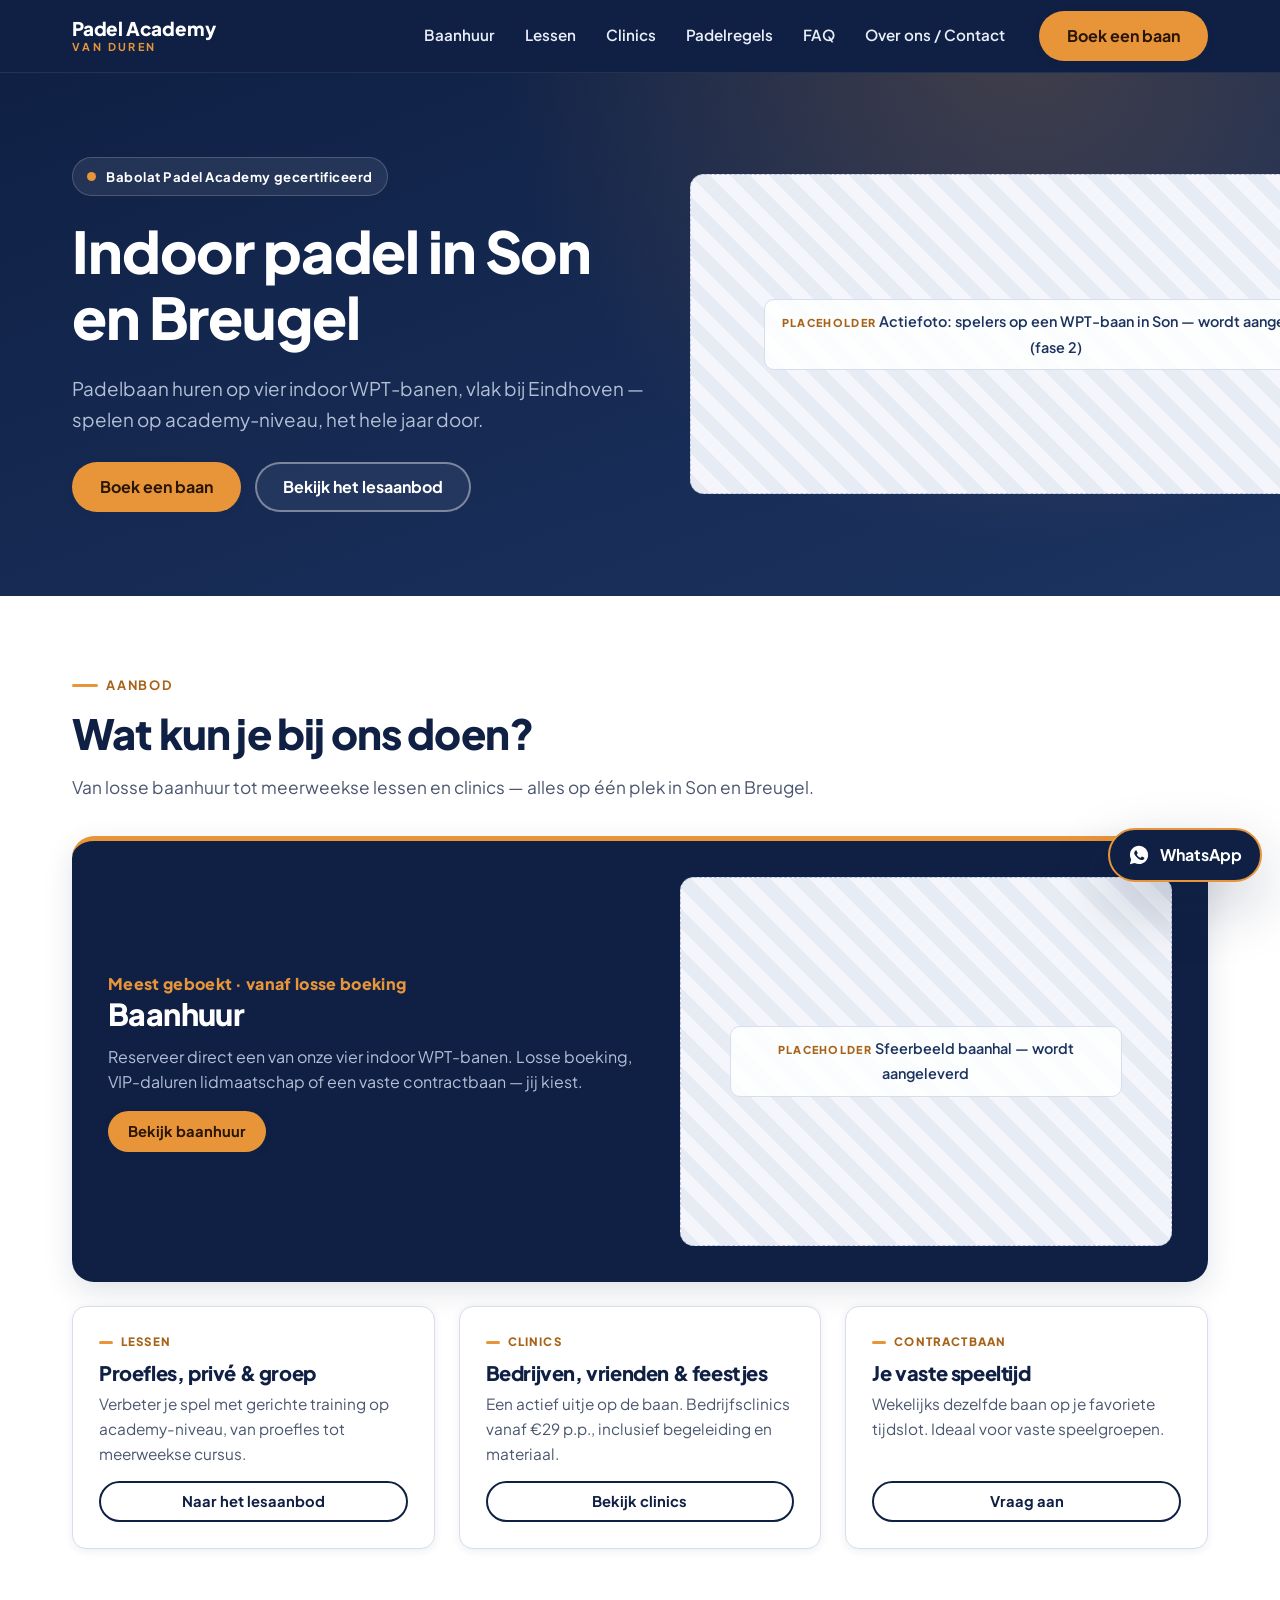
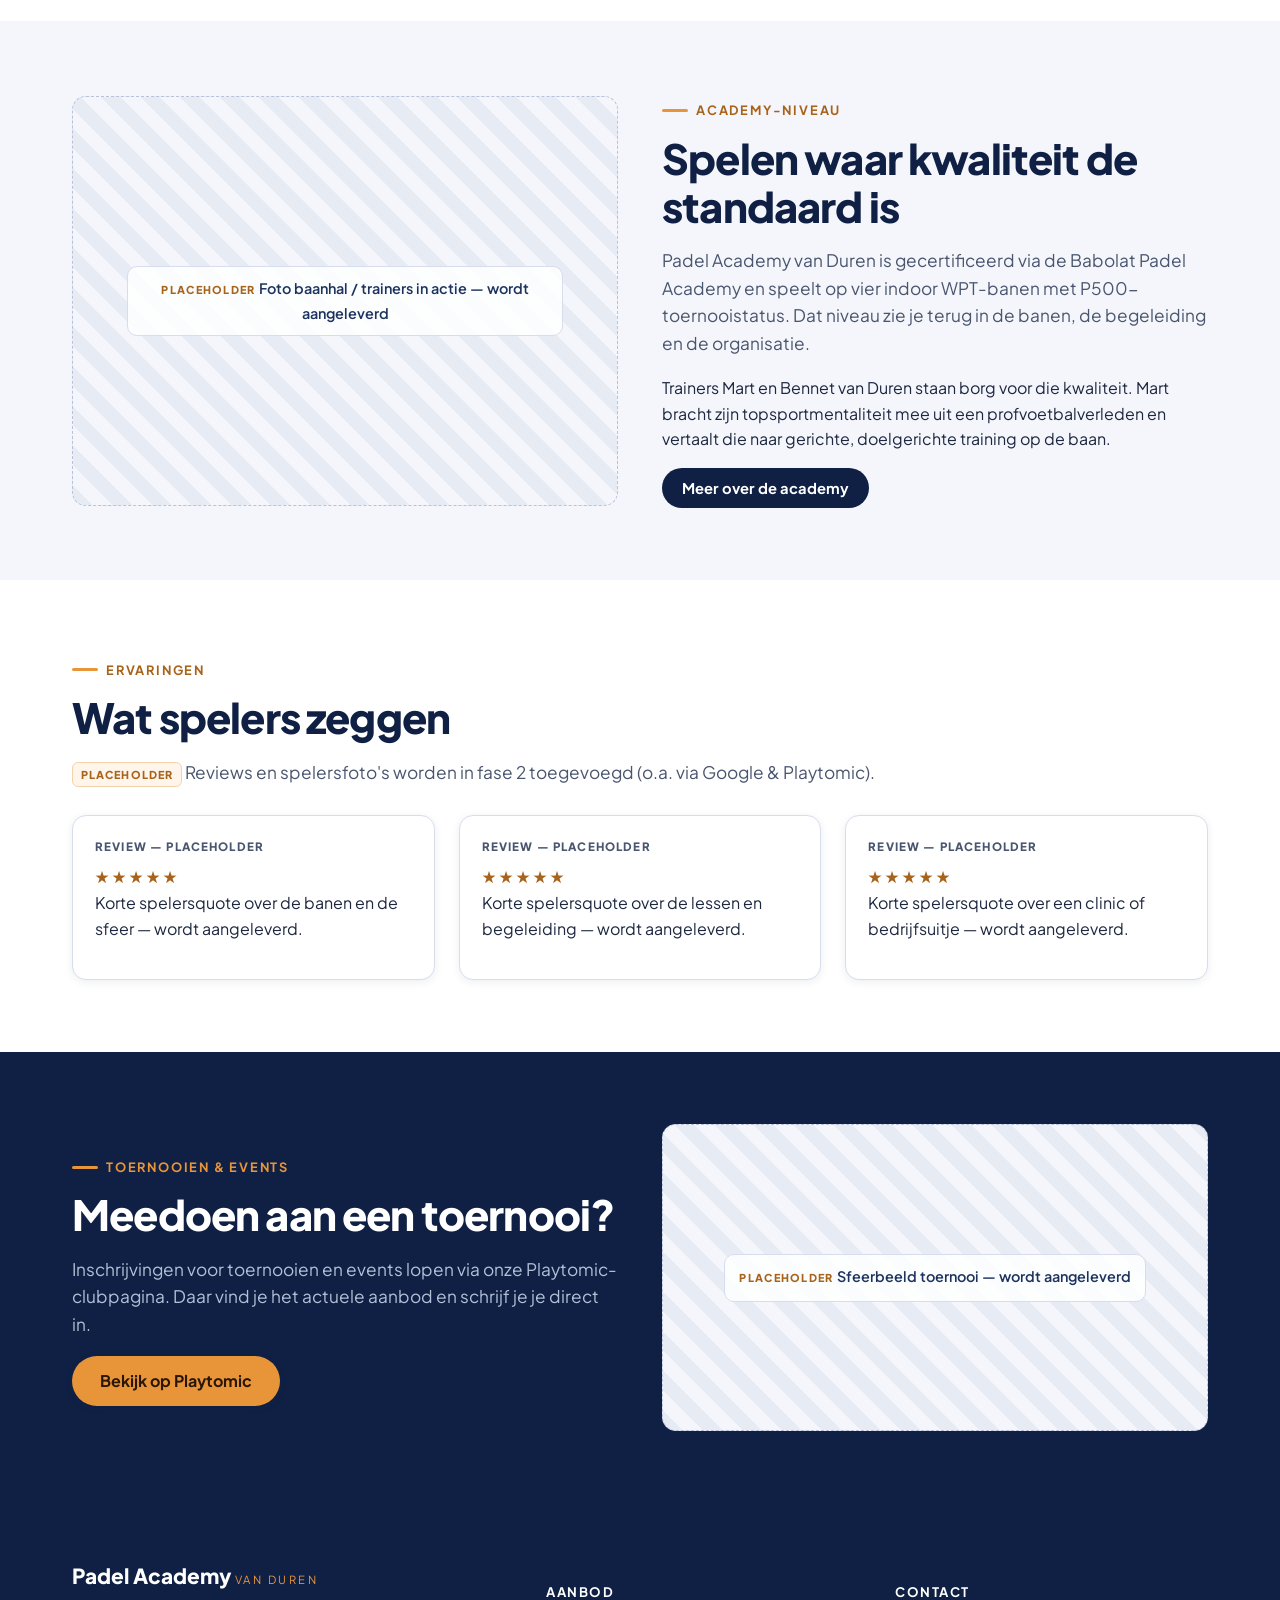
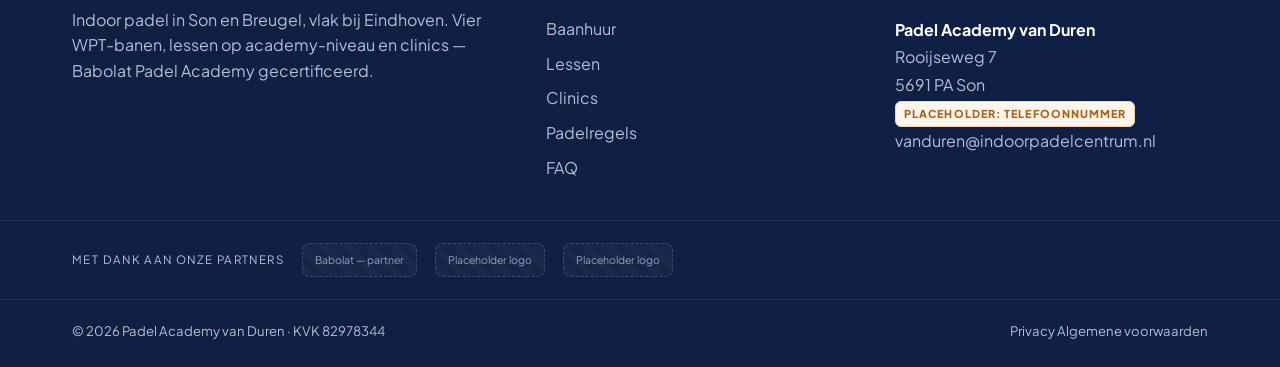
<file: preview-compleet.html>
<!DOCTYPE html>
<html lang="nl">
<head>
<meta charset="utf-8"/>
<meta name="viewport" content="width=device-width, initial-scale=1.0"/>
<title>Padel Academy van Duren — preview (alle pagina's)</title>
<link rel="preconnect" href="https://fonts.googleapis.com"/>
<link rel="preconnect" href="https://fonts.gstatic.com" crossorigin/>
<link href="https://fonts.googleapis.com/css2?family=Plus+Jakarta+Sans:wght@400;500;600;700;800&display=swap" rel="stylesheet"/>
<style>
/* =========================================================================
   Padel Academy van Duren — stylesheet (geraamte / fase 1)
   Kleur: donkerblauw #0F2044 (anker) + oranje #E8953A (accent). Geen groen.
   Lettertype: Plus Jakarta Sans.
   Toegankelijkheid: WCAG AA. Oranje is nooit de enige drager van betekenis.
   ========================================================================= */

:root {
    /* Merkkleuren */
    --navy:        #0F2044;
    --navy-800:    #15294f;
    --navy-700:    #1c3360;
    --navy-600:    #274276;
    --orange:      #E8953A;
    --orange-600:  #cf7d24;   /* donkerder oranje voor tekst op licht — AA */
    --orange-700:  #a8631a;

    /* Neutralen */
    --ink:         #0F2044;
    --paper:       #ffffff;
    --paper-soft:  #f4f6fb;
    --paper-mute:  #e7ebf3;
    --line:        #d7dded;
    --text:        #1d2740;
    --text-soft:   #4a566f;
    --text-onnavy: #e8edf7;
    --text-onnavy-soft: #b3bfd6;

    /* Maatvoering */
    --maxw: 1180px;
    --radius: 14px;
    --radius-lg: 22px;
    --gap: 24px;

    --shadow-sm: 0 2px 8px rgba(15, 32, 68, .08);
    --shadow-md: 0 10px 30px rgba(15, 32, 68, .12);
    --shadow-lg: 0 24px 60px rgba(15, 32, 68, .22);

    --font: "Plus Jakarta Sans", system-ui, -apple-system, Segoe UI, Roboto, sans-serif;
}

/* ----------------------------------------------------------------- reset */
*, *::before, *::after { box-sizing: border-box; }
html { scroll-behavior: smooth; }
body {
    margin: 0;
    font-family: var(--font);
    color: var(--text);
    background: var(--paper);
    line-height: 1.6;
    -webkit-font-smoothing: antialiased;
}
img { max-width: 100%; display: block; }
a { color: inherit; text-decoration: none; }
h1, h2, h3, h4 { line-height: 1.15; color: var(--ink); margin: 0 0 .4em; font-weight: 800; letter-spacing: -.02em; }
p { margin: 0 0 1em; }
ul { margin: 0; padding: 0; }

.container { width: 100%; max-width: var(--maxw); margin: 0 auto; padding: 0 22px; }
.section { padding: 72px 0; }
.section--tight { padding: 48px 0; }
.bg-soft { background: var(--paper-soft); }
.bg-navy { background: var(--navy); color: var(--text-onnavy); }
.bg-navy h1, .bg-navy h2, .bg-navy h3, .bg-navy h4 { color: #fff; }

.lead { font-size: 1.15rem; color: var(--text-soft); max-width: 60ch; }
.bg-navy .lead { color: var(--text-onnavy-soft); }
.center { text-align: center; }
.mx-auto { margin-left: auto; margin-right: auto; }

/* Sectiekop */
.eyebrow {
    display: inline-flex; align-items: center; gap: 8px;
    font-size: .8rem; font-weight: 700; letter-spacing: .14em; text-transform: uppercase;
    color: var(--orange-700); margin: 0 0 14px;
}
.eyebrow::before { content: ""; width: 26px; height: 3px; background: var(--orange); border-radius: 2px; }
.bg-navy .eyebrow { color: var(--orange); }
.section-title { font-size: clamp(1.8rem, 3.5vw, 2.6rem); }
.section-intro { max-width: 62ch; color: var(--text-soft); font-size: 1.08rem; }
.bg-navy .section-intro { color: var(--text-onnavy-soft); }

/* --------------------------------------------------------------- buttons */
.btn {
    display: inline-flex; align-items: center; justify-content: center; gap: 9px;
    font-family: inherit; font-weight: 700; font-size: 1rem; line-height: 1;
    padding: 15px 26px; border-radius: 999px; border: 2px solid transparent;
    cursor: pointer; transition: transform .12s ease, background .18s ease, box-shadow .18s ease;
    text-align: center;
}
.btn:active { transform: translateY(1px); }
/* Primaire CTA — oranje vlak, donkere tekst => AA, en altijd met tekstlabel */
.btn--primary { background: var(--orange); color: #2a1604; box-shadow: var(--shadow-sm); }
.btn--primary:hover { background: #f0a352; box-shadow: var(--shadow-md); }
/* Secundair op licht */
.btn--outline { background: transparent; color: var(--navy); border-color: var(--navy); }
.btn--outline:hover { background: var(--navy); color: #fff; }
/* Secundair op donker */
.btn--ghost { background: rgba(255,255,255,.06); color: #fff; border-color: rgba(255,255,255,.4); }
.btn--ghost:hover { background: rgba(255,255,255,.14); border-color: #fff; }
/* Donkere knop op licht vlak */
.btn--navy { background: var(--navy); color: #fff; }
.btn--navy:hover { background: var(--navy-700); }
.btn--block { width: 100%; }
.btn--sm { padding: 11px 18px; font-size: .92rem; }

.btn .ico { width: 1.1em; height: 1.1em; flex: none; }

/* WhatsApp-knop: herkenbaar via icoon + tekstlabel, in de eigen huisstijl
   (donkerblauw + oranje). Bewust geen groen i.v.m. kleurenblindheid. */
.btn--wa { background: var(--navy); color: #fff; border-color: var(--orange); }

/* ---------------------------------------------------------------- header */
.site-header {
    position: sticky; top: 0; z-index: 60;
    background: var(--navy);
    border-bottom: 1px solid rgba(255,255,255,.08);
}
.header-inner {
    max-width: var(--maxw); margin: 0 auto; padding: 0 22px;
    height: 72px; display: flex; align-items: center; gap: 22px;
}
.brand { display: flex; flex-direction: column; line-height: 1; margin-right: auto; }
.brand .brand-main { color: #fff; font-weight: 800; font-size: 1.18rem; letter-spacing: -.01em; }
.brand .brand-sub  { color: var(--orange); font-weight: 700; font-size: .68rem; letter-spacing: .22em; text-transform: uppercase; margin-top: 4px; }

.main-nav { display: flex; align-items: center; gap: 6px; }
.main-nav a {
    color: var(--text-onnavy); font-weight: 600; font-size: .95rem;
    padding: 9px 12px; border-radius: 8px; transition: background .15s, color .15s;
    border-bottom: 2px solid transparent;
}
.main-nav a:hover { background: rgba(255,255,255,.07); color:#fff; }
.main-nav a.is-active { color: #fff; border-bottom-color: var(--orange); }

.header-cta { display: flex; align-items: center; gap: 10px; }

.nav-toggle {
    display: none; background: transparent; border: 0; color: #fff; cursor: pointer;
    padding: 8px; border-radius: 8px;
}
.nav-toggle svg { width: 26px; height: 26px; }

/* Mobiel paneel */
.mobile-nav {
    display: none; flex-direction: column; gap: 4px;
    background: var(--navy-800); border-top: 1px solid rgba(255,255,255,.08);
    padding: 14px 22px 22px;
}
.mobile-nav.open { display: flex; }
.mobile-nav a { color: var(--text-onnavy); padding: 12px 4px; font-weight: 600; border-bottom: 1px solid rgba(255,255,255,.06); }
.mobile-nav a:last-of-type { border-bottom: 0; }
.mobile-nav .btn { margin-top: 12px; }

/* ------------------------------------------------------------ beeldblok */
/* Vervangbare placeholders. Schuine arcering + label => duidelijk tijdelijk. */
.media {
    position: relative; border-radius: var(--radius); overflow: hidden;
    background:
        repeating-linear-gradient(45deg, var(--paper-mute) 0 14px, var(--paper-soft) 14px 28px);
    border: 1px dashed #b9c2da;
    display: flex; align-items: center; justify-content: center;
    min-height: 220px; color: var(--text-soft);
}
.media__note {
    position: relative; z-index: 1; max-width: 80%; text-align: center;
    font-size: .9rem; font-weight: 600; color: var(--navy-700);
    background: rgba(255,255,255,.86); border: 1px solid var(--line);
    padding: 10px 14px; border-radius: 10px;
}
.media__note .tag {
    display: inline-block; font-size: .68rem; letter-spacing: .12em; text-transform: uppercase;
    color: var(--orange-700); font-weight: 800; margin-bottom: 4px;
}
.media--16x9 { aspect-ratio: 16 / 9; min-height: 0; }
.media--4x3  { aspect-ratio: 4 / 3;  min-height: 0; }
.media--1x1  { aspect-ratio: 1 / 1;  min-height: 0; }
.media--hero { aspect-ratio: 16 / 7; min-height: 320px; }
.media--video::after {
    content: "▶"; position: absolute; z-index: 0;
    font-size: 2.4rem; color: rgba(15,32,68,.35);
    width: 76px; height: 76px; display: grid; place-items: center;
    border-radius: 50%; background: rgba(255,255,255,.7); border: 2px solid #fff;
    left: 50%; top: 50%; transform: translate(-50%,-160%);
}

/* --------------------------------------------------------------- HERO */
.hero { background: linear-gradient(160deg, var(--navy) 0%, var(--navy-700) 100%); color: #fff; position: relative; overflow: hidden; }
.hero::before {
    content: ""; position: absolute; inset: 0;
    background: radial-gradient(circle at 80% -10%, rgba(232,149,58,.22), transparent 45%);
}
.hero-grid {
    position: relative; z-index: 1;
    display: grid; grid-template-columns: 1.05fr .95fr; gap: 46px; align-items: center;
    padding: 84px 0;
}
.hero h1 { color: #fff; font-size: clamp(2.2rem, 5vw, 3.6rem); }
.hero .hero-sub { color: var(--text-onnavy-soft); font-size: 1.18rem; max-width: 52ch; margin-bottom: 28px; }
.hero .badge-line { display: inline-flex; align-items: center; gap: 10px; background: rgba(255,255,255,.08); border: 1px solid rgba(255,255,255,.18); padding: 8px 14px; border-radius: 999px; font-size: .82rem; font-weight: 700; letter-spacing: .04em; margin-bottom: 22px; }
.hero .badge-line .dot { width: 9px; height: 9px; border-radius: 50%; background: var(--orange); flex: none; }
.hero-actions { display: flex; flex-wrap: wrap; gap: 14px; margin-top: 6px; }

/* ----------------------------------------------------------- page hero */
.page-hero { background: var(--navy); color: #fff; padding: 56px 0; }
.page-hero h1 { color: #fff; font-size: clamp(2rem, 4.4vw, 3rem); }
.page-hero p { color: var(--text-onnavy-soft); max-width: 60ch; font-size: 1.1rem; margin-bottom: 0; }
.crumbs { font-size: .8rem; color: var(--text-onnavy-soft); margin-bottom: 14px; }
.crumbs a:hover { color: var(--orange); }

/* ------------------------------------------------------- services (home) */
/* Geldhiërarchie: Baanhuur dominant, daarna kleiner. NIET vier gelijke tegels. */
.svc-stack { display: grid; gap: var(--gap); }
.svc-feature {
    display: grid; grid-template-columns: 1.1fr 1fr; gap: 30px; align-items: center;
    background: var(--navy); color: #fff; border-radius: var(--radius-lg);
    padding: 36px; box-shadow: var(--shadow-md); border-top: 5px solid var(--orange);
}
.svc-feature h3 { color: #fff; font-size: 1.9rem; }
.svc-feature p { color: var(--text-onnavy-soft); }
.svc-feature .price-flag { display: inline-block; font-weight: 800; color: var(--orange); letter-spacing: .02em; }

.svc-row { display: grid; grid-template-columns: repeat(3, 1fr); gap: var(--gap); }
.svc-card {
    background: var(--paper); border: 1px solid var(--line); border-radius: var(--radius);
    padding: 26px; display: flex; flex-direction: column; box-shadow: var(--shadow-sm);
    transition: transform .14s ease, box-shadow .18s ease;
}
.svc-card:hover { transform: translateY(-3px); box-shadow: var(--shadow-md); }
.svc-card h3 { font-size: 1.25rem; }
.svc-card p { color: var(--text-soft); font-size: .96rem; flex: 1; }
.svc-card .svc-rank {
    font-size: .72rem; font-weight: 800; letter-spacing: .1em; text-transform: uppercase;
    color: var(--orange-700); margin-bottom: 10px; display: flex; align-items: center; gap: 8px;
}
.svc-card .svc-rank::before { content: ""; width: 14px; height: 3px; background: var(--orange); border-radius: 2px; }

/* --------------------------------------------------------------- price */
.price-grid { display: grid; grid-template-columns: repeat(3, 1fr); gap: var(--gap); align-items: stretch; }
.price-card {
    background: var(--paper); border: 1px solid var(--line); border-radius: var(--radius-lg);
    padding: 30px; display: flex; flex-direction: column; box-shadow: var(--shadow-sm);
}
.price-card.is-lead { border: 2px solid var(--orange); box-shadow: var(--shadow-md); }
.price-card .tier { font-size: .76rem; font-weight: 800; letter-spacing: .1em; text-transform: uppercase; color: var(--orange-700); }
.price-card h3 { font-size: 1.4rem; margin-top: 6px; }
.price-card .amount { font-size: 2.2rem; font-weight: 800; color: var(--navy); margin: 6px 0 4px; }
.price-card .amount small { font-size: .9rem; font-weight: 600; color: var(--text-soft); }
.price-card ul { list-style: none; margin: 16px 0 22px; display: grid; gap: 10px; }
.price-card li { position: relative; padding-left: 26px; color: var(--text-soft); font-size: .95rem; }
.price-card li::before { content: "✓"; position: absolute; left: 0; top: 0; color: var(--orange-700); font-weight: 800; }
.price-card .btn { margin-top: auto; }

/* big single booking block */
.booking-hero {
    background: var(--navy); color: #fff; border-radius: var(--radius-lg);
    padding: 40px; display: grid; grid-template-columns: 1.2fr 1fr; gap: 34px; align-items: center;
    border-left: 6px solid var(--orange); box-shadow: var(--shadow-md);
}
.booking-hero h2 { color: #fff; }
.booking-hero p { color: var(--text-onnavy-soft); }

/* ------------------------------------------------------------ info card */
.split { display: grid; grid-template-columns: 1fr 1fr; gap: 44px; align-items: center; }
.proof-row { display: grid; grid-template-columns: repeat(3, 1fr); gap: var(--gap); }
.proof {
    background: var(--paper); border: 1px solid var(--line); border-radius: var(--radius);
    padding: 22px; box-shadow: var(--shadow-sm);
}
.proof .stars { color: var(--orange-700); letter-spacing: 3px; font-size: 1rem; }
.proof .ph { font-size: .72rem; font-weight: 800; letter-spacing: .1em; text-transform: uppercase; color: var(--text-soft); margin-bottom: 8px; }

/* chips */
.chips { display: flex; flex-wrap: wrap; gap: 8px; margin: 12px 0; }
.chip { font-size: .8rem; font-weight: 700; padding: 6px 12px; border-radius: 999px; background: var(--paper-mute); color: var(--navy-700); border: 1px solid var(--line); }

/* bar / strip */
.strip {
    background: var(--navy-800); color: var(--text-onnavy);
    border-radius: var(--radius); padding: 26px 30px; border: 1px solid rgba(255,255,255,.08);
}
.strip h3 { color: #fff; }
.strip ul { list-style: none; display: grid; grid-template-columns: repeat(auto-fit, minmax(180px,1fr)); gap: 12px 26px; margin-top: 12px; }
.strip li { position: relative; padding-left: 24px; color: var(--text-onnavy-soft); }
.strip li::before { content: ""; position: absolute; left: 0; top: 9px; width: 10px; height: 10px; border-radius: 3px; background: var(--orange); }

/* --------------------------------------------------------------- FAQ */
.faq { display: grid; gap: 12px; max-width: 820px; margin: 0 auto; }
.faq details { background: var(--paper); border: 1px solid var(--line); border-radius: var(--radius); padding: 4px 20px; box-shadow: var(--shadow-sm); }
.faq summary { cursor: pointer; font-weight: 700; padding: 16px 0; list-style: none; display: flex; justify-content: space-between; gap: 16px; }
.faq summary::-webkit-details-marker { display: none; }
.faq summary::after { content: "+"; color: var(--orange-700); font-weight: 800; font-size: 1.3rem; line-height: 1; }
.faq details[open] summary::after { content: "–"; }
.faq details > p { color: var(--text-soft); padding-bottom: 16px; margin: 0; }

/* --------------------------------------------------------------- rules */
.rule-list { display: grid; gap: 18px; counter-reset: r; }
.rule-item { display: grid; grid-template-columns: 46px 1fr; gap: 16px; background: var(--paper); border: 1px solid var(--line); border-radius: var(--radius); padding: 20px; box-shadow: var(--shadow-sm); }
.rule-item .n { counter-increment: r; width: 42px; height: 42px; border-radius: 50%; background: var(--navy); color: #fff; display: grid; place-items: center; font-weight: 800; }
.rule-item .n::before { content: counter(r); }
.rule-item h3 { font-size: 1.1rem; margin-bottom: 4px; }
.rule-item p { color: var(--text-soft); margin: 0; }

/* --------------------------------------------------------------- contact */
.contact-grid { display: grid; grid-template-columns: 1fr 1fr; gap: 40px; }
.nap { display: grid; gap: 16px; }
.nap-item { display: flex; gap: 14px; align-items: flex-start; }
.nap-item .ico { width: 22px; height: 22px; color: var(--orange-700); flex: none; margin-top: 3px; }
.nap-item strong { display: block; color: var(--navy); }
.nap-item a:hover { color: var(--orange-700); }

/* --------------------------------------------------------------- form */
.form-field { margin-bottom: 16px; }
.form-field label { display: block; font-weight: 700; font-size: .9rem; margin-bottom: 6px; color: var(--navy); }
.form-field label .req { color: var(--orange-700); }
.form-field input, .form-field select, .form-field textarea {
    width: 100%; font-family: inherit; font-size: 1rem; color: var(--text);
    padding: 12px 14px; border: 1px solid var(--line); border-radius: 10px; background: #fff;
}
.form-field input:focus, .form-field select:focus, .form-field textarea:focus {
    outline: 2px solid var(--orange); outline-offset: 1px; border-color: var(--orange);
}
.form-row { display: grid; grid-template-columns: 1fr 1fr; gap: 16px; }
.form-note { font-size: .85rem; color: var(--text-soft); }

/* ------------------------------------------------------ intake modal */
.modal { position: fixed; inset: 0; z-index: 120; display: none; }
.modal.open { display: block; }
.modal__overlay { position: absolute; inset: 0; background: rgba(8,16,36,.62); backdrop-filter: blur(2px); }
.modal__panel {
    position: relative; z-index: 1; background: #fff; max-width: 560px; width: calc(100% - 32px);
    margin: 5vh auto; max-height: 90vh; overflow-y: auto; border-radius: var(--radius-lg);
    padding: 30px; box-shadow: var(--shadow-lg);
}
.modal__head { display: flex; justify-content: space-between; align-items: flex-start; gap: 16px; margin-bottom: 6px; }
.modal__head .tier { font-size: .74rem; font-weight: 800; letter-spacing: .1em; text-transform: uppercase; color: var(--orange-700); }
.modal__close { background: var(--paper-soft); border: 1px solid var(--line); border-radius: 10px; width: 38px; height: 38px; cursor: pointer; font-size: 1.2rem; line-height: 1; flex: none; }
.modal__close:hover { background: var(--paper-mute); }
#intakeSuccess { display: none; background: var(--navy); color: #fff; border-radius: var(--radius); padding: 22px; margin-top: 10px; }
#intakeSuccess.show { display: block; }

/* --------------------------------------------------------------- footer */
.site-footer { background: var(--navy); color: var(--text-onnavy-soft); padding-top: 56px; }
.footer-grid { max-width: var(--maxw); margin: 0 auto; padding: 0 22px 40px; display: grid; grid-template-columns: 1.4fr 1fr 1fr; gap: 36px; }
.footer-brand .brand-main { color: #fff; font-weight: 800; font-size: 1.3rem; }
.footer-brand .brand-sub { color: var(--orange); font-size: .7rem; letter-spacing: .22em; text-transform: uppercase; }
.footer-brand p { margin-top: 14px; max-width: 38ch; }
.footer-col h5 { color: #fff; font-size: .82rem; letter-spacing: .12em; text-transform: uppercase; margin-bottom: 14px; }
.footer-col ul { list-style: none; display: grid; gap: 9px; }
.footer-col a:hover { color: var(--orange); }
.footer-nap { font-style: normal; line-height: 1.7; }
.footer-nap a:hover { color: var(--orange); }

/* Sponsors: bewust subtiel — nooit luider dan de eigen Boek-CTA */
.sponsors { border-top: 1px solid rgba(255,255,255,.08); padding: 22px 0; }
.sponsors .container { display: flex; align-items: center; gap: 18px; flex-wrap: wrap; }
.sponsors .lbl { font-size: .72rem; letter-spacing: .12em; text-transform: uppercase; color: var(--text-onnavy-soft); }
.sponsor-logo {
    height: 34px; min-width: 96px; border-radius: 8px;
    background: repeating-linear-gradient(45deg, rgba(255,255,255,.06) 0 8px, rgba(255,255,255,.03) 8px 16px);
    border: 1px dashed rgba(255,255,255,.22); display: grid; place-items: center;
    font-size: .66rem; color: var(--text-onnavy-soft); padding: 0 12px; opacity: .8;
}
.footer-bottom { border-top: 1px solid rgba(255,255,255,.08); }
.footer-bottom .container { display: flex; justify-content: space-between; flex-wrap: wrap; gap: 10px; padding-top: 20px; padding-bottom: 26px; font-size: .82rem; }
.footer-bottom a:hover { color: var(--orange); }

/* ------------------------------------------------------- floating wa */
.wa-float {
    position: fixed; right: 18px; bottom: 18px; z-index: 90;
    display: inline-flex; align-items: center; gap: 10px;
    background: var(--navy); color: #fff; border: 2px solid var(--orange);
    padding: 12px 18px; border-radius: 999px; font-weight: 700; box-shadow: var(--shadow-lg);
}
.wa-float:hover { background: var(--navy-700); }
.wa-float .ico { width: 22px; height: 22px; flex: none; }

/* --------------------------------------------------------------- utils */
.stack-lg > * + * { margin-top: 20px; }
.mt-0 { margin-top: 0; } .mb-0 { margin-bottom: 0; }
.tag-ph {
    display: inline-block; font-size: .68rem; font-weight: 800; letter-spacing: .1em;
    text-transform: uppercase; color: var(--orange-700); background: #fff5ea;
    border: 1px solid #f3d3ac; padding: 3px 8px; border-radius: 6px;
}

/* --------------------------------------------------------- responsive */
@media (max-width: 900px) {
    .main-nav, .header-cta .btn--primary { display: none; }
    .nav-toggle { display: inline-flex; }
    .header-cta { margin-left: auto; }
    .hero-grid, .split, .contact-grid, .svc-feature, .booking-hero, .price-grid, .svc-row, .proof-row { grid-template-columns: 1fr; }
    .footer-grid { grid-template-columns: 1fr 1fr; }
}
@media (max-width: 560px) {
    .section { padding: 52px 0; }
    .footer-grid { grid-template-columns: 1fr; }
    .form-row { grid-template-columns: 1fr; }
    .wa-float span.txt { display: none; }
}

/* extra: alleen voor dit losse preview-bestand */
.page { display: none; }
.page.active { display: block; }
</style>
</head>
<body>

<header class="site-header">
    <div class="header-inner">
        <a class="brand" href="#home">
            <span class="brand-main">Padel Academy</span>
            <span class="brand-sub">van Duren</span>
        </a>
        <nav class="main-nav" aria-label="Hoofdmenu">
            <a href="#baanhuur" data-nav="baanhuur">Baanhuur</a>
            <a href="#lessen" data-nav="lessen">Lessen</a>
            <a href="#clinics" data-nav="clinics">Clinics</a>
            <a href="#padelregels" data-nav="padelregels">Padelregels</a>
            <a href="#faq" data-nav="faq">FAQ</a>
            <a href="#contact" data-nav="contact">Over ons / Contact</a>
        </nav>
        <div class="header-cta">
            <a class="btn btn--primary" href="https://playtomic.io/van-duren-indoor-padel-centrum/a52205f6-6954-4d82-bda0-b2040fc82dc4" target="_blank" rel="noopener">Boek een baan</a>
            <button class="nav-toggle" aria-label="Menu openen" aria-expanded="false">
                <svg viewBox="0 0 24 24" fill="none" stroke="currentColor" stroke-width="2"><line x1="3" y1="6" x2="21" y2="6"/><line x1="3" y1="12" x2="21" y2="12"/><line x1="3" y1="18" x2="21" y2="18"/></svg>
            </button>
        </div>
    </div>
    <nav class="mobile-nav" aria-label="Mobiel menu">
        <a href="#baanhuur">Baanhuur</a>
        <a href="#lessen">Lessen</a>
        <a href="#clinics">Clinics</a>
        <a href="#padelregels">Padelregels</a>
        <a href="#faq">FAQ</a>
        <a href="#contact">Over ons / Contact</a>
        <a class="btn btn--primary" href="https://playtomic.io/van-duren-indoor-padel-centrum/a52205f6-6954-4d82-bda0-b2040fc82dc4" target="_blank" rel="noopener">Boek een baan</a>
    </nav>
</header>

<!-- ============================= HOME ============================= -->
<div class="page" id="home">
<main>
    <section class="hero">
        <div class="container">
            <div class="hero-grid">
                <div>
                    <span class="badge-line"><span class="dot"></span> Babolat Padel Academy gecertificeerd</span>
                    <h1>Indoor padel in Son en Breugel</h1>
                    <p class="hero-sub">Padelbaan huren op vier indoor WPT-banen, vlak bij Eindhoven — spelen op academy-niveau, het hele jaar door.</p>
                    <div class="hero-actions">
                        <a class="btn btn--primary" href="https://playtomic.io/van-duren-indoor-padel-centrum/a52205f6-6954-4d82-bda0-b2040fc82dc4" target="_blank" rel="noopener">Boek een baan</a>
                        <a class="btn btn--ghost" href="#lessen">Bekijk het lesaanbod</a>
                    </div>
                </div>
                <div class="media media--hero">
                    <div class="media__note"><span class="tag">Placeholder</span> Actiefoto: spelers op een WPT-baan in Son — wordt aangeleverd (fase 2)</div>
                </div>
            </div>
        </div>
    </section>

    <section class="section">
        <div class="container">
            <p class="eyebrow">Aanbod</p>
            <h2 class="section-title">Wat kun je bij ons doen?</h2>
            <p class="section-intro" style="margin-bottom:34px;">Van losse baanhuur tot meerweekse lessen en clinics — alles op één plek in Son en Breugel.</p>
            <div class="svc-stack">
                <a class="svc-feature" href="#baanhuur" style="color:inherit;">
                    <div>
                        <span class="price-flag">Meest geboekt · vanaf losse boeking</span>
                        <h3>Baanhuur</h3>
                        <p>Reserveer direct een van onze vier indoor WPT-banen. Losse boeking, VIP-daluren lidmaatschap of een vaste contractbaan — jij kiest.</p>
                        <span class="btn btn--primary btn--sm">Bekijk baanhuur</span>
                    </div>
                    <div class="media media--4x3">
                        <div class="media__note"><span class="tag">Placeholder</span> Sfeerbeeld baanhal — wordt aangeleverd</div>
                    </div>
                </a>
                <div class="svc-row">
                    <a class="svc-card" href="#lessen" style="color:inherit;">
                        <span class="svc-rank">Lessen</span>
                        <h3>Proefles, privé &amp; groep</h3>
                        <p>Verbeter je spel met gerichte training op academy-niveau, van proefles tot meerweekse cursus.</p>
                        <span class="btn btn--outline btn--sm">Naar het lesaanbod</span>
                    </a>
                    <a class="svc-card" href="#clinics" style="color:inherit;">
                        <span class="svc-rank">Clinics</span>
                        <h3>Bedrijven, vrienden &amp; feestjes</h3>
                        <p>Een actief uitje op de baan. Bedrijfsclinics vanaf €29 p.p., inclusief begeleiding en materiaal.</p>
                        <span class="btn btn--outline btn--sm">Bekijk clinics</span>
                    </a>
                    <a class="svc-card" href="#baanhuur" style="color:inherit;">
                        <span class="svc-rank">Contractbaan</span>
                        <h3>Je vaste speeltijd</h3>
                        <p>Wekelijks dezelfde baan op je favoriete tijdslot. Ideaal voor vaste speelgroepen.</p>
                        <span class="btn btn--outline btn--sm">Vraag aan</span>
                    </a>
                </div>
            </div>
        </div>
    </section>

    <section class="section bg-soft">
        <div class="container">
            <div class="split">
                <div class="media media--4x3">
                    <div class="media__note"><span class="tag">Placeholder</span> Foto baanhal / trainers in actie — wordt aangeleverd</div>
                </div>
                <div>
                    <p class="eyebrow">Academy-niveau</p>
                    <h2 class="section-title">Spelen waar kwaliteit de standaard is</h2>
                    <p class="section-intro">Padel Academy van Duren is gecertificeerd via de Babolat Padel Academy en speelt op vier indoor WPT-banen met P500-toernooistatus. Dat niveau zie je terug in de banen, de begeleiding en de organisatie.</p>
                    <p>Trainers Mart en Bennet van Duren staan borg voor die kwaliteit. Mart bracht zijn topsportmentaliteit mee uit een profvoetbalverleden en vertaalt die naar gerichte, doelgerichte training op de baan.</p>
                    <a class="btn btn--navy btn--sm" href="#contact">Meer over de academy</a>
                </div>
            </div>
        </div>
    </section>

    <section class="section">
        <div class="container">
            <p class="eyebrow">Ervaringen</p>
            <h2 class="section-title">Wat spelers zeggen</h2>
            <p class="section-intro" style="margin-bottom:28px;"><span class="tag-ph">Placeholder</span> Reviews en spelersfoto's worden in fase 2 toegevoegd (o.a. via Google &amp; Playtomic).</p>
            <div class="proof-row">
                <div class="proof"><div class="ph">Review — placeholder</div><div class="stars">★★★★★</div><p>Korte spelersquote over de banen en de sfeer — wordt aangeleverd.</p></div>
                <div class="proof"><div class="ph">Review — placeholder</div><div class="stars">★★★★★</div><p>Korte spelersquote over de lessen en begeleiding — wordt aangeleverd.</p></div>
                <div class="proof"><div class="ph">Review — placeholder</div><div class="stars">★★★★★</div><p>Korte spelersquote over een clinic of bedrijfsuitje — wordt aangeleverd.</p></div>
            </div>
        </div>
    </section>

    <section class="section bg-navy">
        <div class="container">
            <div class="split">
                <div>
                    <p class="eyebrow">Toernooien &amp; events</p>
                    <h2 class="section-title">Meedoen aan een toernooi?</h2>
                    <p class="section-intro">Inschrijvingen voor toernooien en events lopen via onze Playtomic-clubpagina. Daar vind je het actuele aanbod en schrijf je je direct in.</p>
                    <a class="btn btn--primary" href="https://playtomic.io/van-duren-indoor-padel-centrum/a52205f6-6954-4d82-bda0-b2040fc82dc4" target="_blank" rel="noopener">Bekijk op Playtomic</a>
                </div>
                <div class="media media--16x9">
                    <div class="media__note"><span class="tag">Placeholder</span> Sfeerbeeld toernooi — wordt aangeleverd</div>
                </div>
            </div>
        </div>
    </section>
</main>
</div>

<!-- =========================== BAANHUUR =========================== -->
<div class="page" id="baanhuur">
<section class="page-hero">
    <div class="container">
        <p class="crumbs"><a href="#home">Home</a> · Baanhuur</p>
        <h1>Padelbaan huren in Son en Breugel</h1>
        <p>Indoor spelen op vier WPT-banen, het hele jaar door. Kies de optie die bij je past — direct boeken, voordelig spelen in de daluren of een vaste contractbaan.</p>
    </div>
</section>
<main>
    <section class="section">
        <div class="container">
            <div class="booking-hero">
                <div>
                    <p class="eyebrow" style="color:var(--orange);">Optie 1 · direct spelen</p>
                    <h2 class="section-title" style="color:#fff;">Losse boeking</h2>
                    <p>Snel een baan nodig? Reserveer direct online via Playtomic. Kies je dag, tijd en baan — klaar.</p>
                    <a class="btn btn--primary" href="https://playtomic.io/van-duren-indoor-padel-centrum/a52205f6-6954-4d82-bda0-b2040fc82dc4" target="_blank" rel="noopener">Boek nu een baan</a>
                </div>
                <div class="media media--4x3">
                    <div class="media__note"><span class="tag">Placeholder</span> Sfeerbeeld baan — wordt aangeleverd</div>
                </div>
            </div>
        </div>
    </section>
    <section class="section bg-soft">
        <div class="container">
            <div class="split">
                <div>
                    <p class="eyebrow">Optie 2 · voordelig spelen</p>
                    <h2 class="section-title">VIP-daluren lidmaatschap</h2>
                    <p class="section-intro">Speel je vaak overdag of in de daluren? Met het VIP-daluren lidmaatschap profiteer je het hele jaar van voordeel op je baanhuur tijdens de daluren.</p>
                    <p style="font-size:2rem;font-weight:800;color:var(--navy);margin:.2em 0;">€249,99 <small style="font-size:1rem;font-weight:600;color:var(--text-soft);">/ jaar</small></p>
                    <p class="form-note"><span class="tag-ph">Placeholder</span> Exacte voorwaarden en dalurentijden worden aangeleverd.</p>
                    <a class="btn btn--navy" href="https://playtomic.io/van-duren-indoor-padel-centrum/a52205f6-6954-4d82-bda0-b2040fc82dc4" target="_blank" rel="noopener">Word VIP-daluren lid</a>
                </div>
                <div class="media media--4x3">
                    <div class="media__note"><span class="tag">Placeholder</span> Beeld daluren / rustige baanhal — wordt aangeleverd</div>
                </div>
            </div>
        </div>
    </section>
    <section class="section">
        <div class="container">
            <div class="split">
                <div class="media media--4x3">
                    <div class="media__note"><span class="tag">Placeholder</span> Beeld vaste speelgroep — wordt aangeleverd</div>
                </div>
                <div>
                    <p class="eyebrow">Optie 3 · vaste speeltijd</p>
                    <h2 class="section-title">Contractbanen</h2>
                    <p class="section-intro">Wil je elke week op hetzelfde moment spelen? Met een contractbaan leg je je vaste baan en tijdslot vast. Vraag vrijblijvend aan — we denken met je mee over de beste invulling.</p>
                    <a class="btn btn--primary" href="#" data-intake="contractbaan">Vraag een contractbaan aan</a>
                </div>
            </div>
        </div>
    </section>
    <section class="section bg-navy">
        <div class="container">
            <div class="split">
                <div>
                    <p class="eyebrow">Samenwerking</p>
                    <h2 class="section-title" style="color:#fff;">Babolat-partner</h2>
                    <p class="section-intro">We spelen en trainen met materiaal van onze partner Babolat. Daardoor speel je bij ons altijd op kwaliteit — op de baan en met je rackets.</p>
                </div>
                <div class="media media--16x9">
                    <div class="media__note"><span class="tag">Placeholder</span> Babolat-beeld / materiaal — wordt aangeleverd</div>
                </div>
            </div>
        </div>
    </section>
</main>
</div>

<!-- ============================ LESSEN ============================ -->
<div class="page" id="lessen">
<section class="page-hero">
    <div class="container">
        <p class="crumbs"><a href="#home">Home</a> · Lessen</p>
        <h1>Padelles in Son en Breugel</h1>
        <p>Of je nu net begint of je spel naar een hoger niveau wil tillen: kies de lesvorm die bij je past. Training op academy-niveau, vlak bij Eindhoven.</p>
    </div>
</section>
<main>
    <section class="section">
        <div class="container">
            <div class="price-grid">
                <div class="price-card">
                    <span class="tier">Kennismaken</span>
                    <h3>Proefles</h3>
                    <div class="amount">€100</div>
                    <ul>
                        <li>Eerste kennismaking met padel</li>
                        <li>Basis techniek &amp; speluitleg</li>
                        <li>Materiaal beschikbaar</li>
                    </ul>
                    <a class="btn btn--primary btn--block" href="#" title="PLACEHOLDER: WhatsApp-nummer invullen">Plan via WhatsApp</a>
                    <div class="media media--16x9" style="margin-top:18px;">
                        <div class="media__note"><span class="tag">Placeholder video</span> Techniekclip (bijv. basis forehand) — wordt aangeleverd</div>
                    </div>
                </div>
                <div class="price-card is-lead">
                    <span class="tier">Persoonlijk</span>
                    <h3>Privéles</h3>
                    <div class="amount">€90</div>
                    <ul>
                        <li>Eén-op-één of met z'n tweeën</li>
                        <li>Volledig op jouw spel afgestemd</li>
                        <li>Snelste progressie</li>
                    </ul>
                    <a class="btn btn--primary btn--block" href="#" title="PLACEHOLDER: WhatsApp-nummer invullen">Plan via WhatsApp</a>
                    <div class="media media--16x9" style="margin-top:18px;">
                        <div class="media__note"><span class="tag">Placeholder video</span> Techniekclip (bijv. "bajada") — wordt aangeleverd</div>
                    </div>
                </div>
                <div class="price-card">
                    <span class="tier">Samen leren</span>
                    <h3>Groepsles</h3>
                    <div class="amount">€70–€90</div>
                    <ul>
                        <li>Meerweekse cursus in vaste groep</li>
                        <li>Ingedeeld op niveau</li>
                        <li>Gezellig &amp; voordelig per persoon</li>
                    </ul>
                    <a class="btn btn--primary btn--block" href="#" data-intake="groepsles">Aanmelden groepsles</a>
                    <div class="media media--16x9" style="margin-top:18px;">
                        <div class="media__note"><span class="tag">Placeholder video</span> Techniekclip (bijv. volley aan het net) — wordt aangeleverd</div>
                    </div>
                </div>
            </div>
            <p class="form-note center mx-auto" style="max-width:60ch;margin-top:22px;"><span class="tag-ph">Placeholder</span> Exacte lestijden en startdata van cursussen worden aangeleverd.</p>
        </div>
    </section>
    <section class="section--tight">
        <div class="container">
            <div class="strip">
                <h3>Wat neem je zelf mee?</h3>
                <p style="color:var(--text-onnavy-soft);margin:0 0 6px;">Kom in sportieve kleding en je bent klaar om te spelen. Verder:</p>
                <ul>
                    <li>Schone sportschoenen (binnen)</li>
                    <li>Een bidon water</li>
                    <li>Eventueel je eigen racket — anders leen je er een</li>
                    <li>Goede zin</li>
                </ul>
            </div>
        </div>
    </section>
    <section class="section bg-soft">
        <div class="container">
            <div class="split">
                <div class="media media--4x3">
                    <div class="media__note"><span class="tag">Placeholder</span> Foto trainer in actie — wordt aangeleverd</div>
                </div>
                <div>
                    <p class="eyebrow">Begeleiding</p>
                    <h2 class="section-title">Les op academy-niveau</h2>
                    <p class="section-intro">Onze lessen worden gegeven door gecertificeerde trainers, geschoold volgens de standaard van de Babolat Padel Academy. Daardoor speel je altijd met een doordachte, doelgerichte aanpak.</p>
                    <p>Trainers Mart en Bennet van Duren zijn daar het bewijs van. Mart vertaalt zijn topsportachtergrond uit het profvoetbal naar gerichte training op de baan.</p>
                </div>
            </div>
        </div>
    </section>
</main>
</div>

<!-- ============================ CLINICS =========================== -->
<div class="page" id="clinics">
<section class="page-hero">
    <div class="container">
        <p class="crumbs"><a href="#home">Home</a> · Clinics</p>
        <h1>Padelclinics in Son en Breugel</h1>
        <p>Een actief uitje op de baan, met begeleiding en materiaal inbegrepen. Kies het type clinic en vraag direct aan.</p>
    </div>
</section>
<main>
    <section class="section">
        <div class="container">
            <div class="svc-row">
                <div class="svc-card">
                    <span class="svc-rank">Bedrijven</span>
                    <h3>Bedrijfsclinic</h3>
                    <div class="media media--16x9" style="margin:6px 0 14px;">
                        <div class="media__note"><span class="tag">Placeholder</span> Beeld teamuitje — wordt aangeleverd</div>
                    </div>
                    <p>Padel als teamuitje of relatie-event. Begeleiding, materiaal en een sportieve sfeer. <strong>Vanaf €29 p.p.</strong></p>
                    <a class="btn btn--primary btn--block" href="#" data-intake="clinic-bedrijven">Bedrijfsclinic aanvragen</a>
                </div>
                <div class="svc-card">
                    <span class="svc-rank">Vriendengroepen</span>
                    <h3>Clinic met vrienden</h3>
                    <div class="media media--16x9" style="margin:6px 0 14px;">
                        <div class="media__note"><span class="tag">Placeholder</span> Beeld vriendengroep — wordt aangeleverd</div>
                    </div>
                    <p>Een actief samenzijn voor je vriendengroep. Of je nu fanatiek of voor de lol speelt — wij regelen het.</p>
                    <a class="btn btn--primary btn--block" href="#" data-intake="clinic-vrienden">Clinic aanvragen</a>
                </div>
                <div class="svc-card">
                    <span class="svc-rank">Kinderfeestjes</span>
                    <h3>Kinderfeestje</h3>
                    <div class="media media--16x9" style="margin:6px 0 14px;">
                        <div class="media__note"><span class="tag">Placeholder</span> Beeld kinderfeestje — wordt aangeleverd</div>
                    </div>
                    <p>Een sportief en gezellig feestje op de baan, met begeleiding op maat voor de leeftijd.</p>
                    <a class="btn btn--primary btn--block" href="#" data-intake="clinic-kinderfeestje">Feestje aanvragen</a>
                </div>
            </div>
            <p class="form-note center mx-auto" style="max-width:60ch;margin-top:22px;"><span class="tag-ph">Placeholder</span> Exacte tarieven per type, groepsgroottes en cateringopties worden aangeleverd.</p>
        </div>
    </section>
</main>
</div>

<!-- ========================== PADELREGELS ========================= -->
<div class="page" id="padelregels">
<section class="page-hero">
    <div class="container">
        <p class="crumbs"><a href="#home">Home</a> · Padelregels</p>
        <h1>De padelregels uitgelegd</h1>
        <p>Nieuw in padel of even opfrissen? Hieronder de belangrijkste spelregels op een rij. <span class="tag-ph">Placeholder</span> definitieve tekst en eventuele illustraties worden aangeleverd.</p>
    </div>
</section>
<main>
    <section class="section">
        <div class="container" style="max-width:880px;">
            <div class="rule-list">
                <div class="rule-item"><span class="n"></span><div><h3>Het speelveld</h3><p>Padel speel je op een omsloten baan van 10 bij 20 meter, met glazen wanden en gaas. De wanden horen bij het spel: de bal mag erop stuiteren.</p></div></div>
                <div class="rule-item"><span class="n"></span><div><h3>Dubbelspel</h3><p>Padel wordt vrijwel altijd met z'n vieren gespeeld: twee teams van twee spelers. Eén tegen één kan, maar is ongebruikelijk.</p></div></div>
                <div class="rule-item"><span class="n"></span><div><h3>De service</h3><p>Je serveert onderhands en diagonaal. De bal stuitert eerst één keer op de grond voordat je hem slaat, op of onder heuphoogte.</p></div></div>
                <div class="rule-item"><span class="n"></span><div><h3>De telling</h3><p>De telling is gelijk aan tennis: 15 – 30 – 40 – game. Een set win je met zes games (met twee games verschil).</p></div></div>
                <div class="rule-item"><span class="n"></span><div><h3>De wanden gebruiken</h3><p>De bal mag na een stuit op de grond tegen je eigen glaswand spelen en die terug over het net brengen. Direct tegen de wand van de tegenstander mag niet.</p></div></div>
                <div class="rule-item"><span class="n"></span><div><h3>Punt of fout</h3><p>Een punt eindigt als de bal twee keer stuitert, in het gaas of buiten de baan komt, of als de service mislukt. <span class="tag-ph">Placeholder</span> uitgebreide uitzonderingen worden aangeleverd.</p></div></div>
            </div>
            <div class="strip" style="margin-top:30px;">
                <h3>Liever het in de praktijk leren?</h3>
                <p style="color:var(--text-onnavy-soft);margin:0 0 14px;">In een proefles leggen we de regels uit terwijl je speelt.</p>
                <a class="btn btn--primary btn--sm" href="#lessen">Bekijk het lesaanbod</a>
            </div>
        </div>
    </section>
</main>
</div>

<!-- ============================== FAQ ============================= -->
<div class="page" id="faq">
<section class="page-hero">
    <div class="container">
        <p class="crumbs"><a href="#home">Home</a> · FAQ</p>
        <h1>Veelgestelde vragen</h1>
        <p>De meest gestelde vragen over padel bij ons in Son en Breugel. <span class="tag-ph">Placeholder</span> definitieve antwoorden worden aangeleverd.</p>
    </div>
</section>
<main>
    <section class="section">
        <div class="container">
            <div class="faq">
                <details open><summary>Hoe huur ik een baan?</summary><p>Je reserveert eenvoudig online via Playtomic met de knop "Boek een baan". Kies je dag, tijd en baan en je reservering staat vast. <span class="tag-ph">Placeholder</span> aanvullende uitleg volgt.</p></details>
                <details><summary>Heb ik eigen materiaal nodig?</summary><p>Nee, je kunt bij ons een racket lenen. Een eigen racket meenemen mag uiteraard ook. Zorg wel voor schone (zaal)sportschoenen. <span class="tag-ph">Placeholder</span> details over huur volgen.</p></details>
                <details><summary>Kan ik padel leren als ik nog nooit gespeeld heb?</summary><p>Zeker. Met een proefles maak je laagdrempelig kennis met de sport en de regels. Daarna kun je doorstromen naar privé- of groepslessen.</p></details>
                <details><summary>Wat is een contractbaan?</summary><p>Met een contractbaan leg je een vaste baan op een vast tijdslot vast, bijvoorbeeld wekelijks. Ideaal voor vaste speelgroepen. Aanvragen kan via de <a href="#baanhuur">pagina Baanhuur</a>.</p></details>
                <details><summary>Organiseren jullie clinics en bedrijfsuitjes?</summary><p>Ja. We verzorgen clinics voor bedrijven (vanaf €29 p.p.), vriendengroepen en kinderfeestjes. Bekijk de <a href="#clinics">pagina Clinics</a> om aan te vragen.</p></details>
                <details><summary>Is er parkeergelegenheid?</summary><p><span class="tag-ph">Placeholder</span> informatie over parkeren en bereikbaarheid wordt aangeleverd.</p></details>
                <details><summary>Wat zijn de openingstijden?</summary><p><span class="tag-ph">Placeholder</span> actuele openingstijden worden aangeleverd.</p></details>
            </div>
            <div class="strip" style="margin-top:30px;max-width:820px;margin-left:auto;margin-right:auto;">
                <h3>Vraag er niet bij?</h3>
                <p style="color:var(--text-onnavy-soft);margin:0 0 14px;">Stel je vraag via WhatsApp of e-mail — we helpen je graag.</p>
                <a class="btn btn--primary btn--sm" href="#contact">Naar contact</a>
            </div>
        </div>
    </section>
</main>
</div>

<!-- ====================== OVER ONS / CONTACT ====================== -->
<div class="page" id="contact">
<section class="page-hero">
    <div class="container">
        <p class="crumbs"><a href="#home">Home</a> · Over ons / Contact</p>
        <h1>Over Padel Academy van Duren</h1>
        <p>Indoor padel op academy-niveau in Son en Breugel, vlak bij Eindhoven.</p>
    </div>
</section>
<main>
    <section class="section">
        <div class="container">
            <div class="split">
                <div>
                    <p class="eyebrow">Over ons</p>
                    <h2 class="section-title">Spelen waar kwaliteit de standaard is</h2>
                    <p class="section-intro">Padel Academy van Duren is gecertificeerd via de Babolat Padel Academy en biedt vier indoor WPT-banen met P500-toernooistatus. We richten ons op kwaliteit: in de banen, de begeleiding en de organisatie van toernooien en events.</p>
                    <p>Trainers Mart en Bennet van Duren staan borg voor dat niveau. Mart bracht zijn topsportmentaliteit mee uit een profvoetbalverleden en vertaalt die naar gerichte training op de baan.</p>
                </div>
                <div class="media media--4x3">
                    <div class="media__note"><span class="tag">Placeholder</span> Teamfoto / banen — wordt aangeleverd</div>
                </div>
            </div>
        </div>
    </section>
    <section class="section bg-soft">
        <div class="container">
            <div class="contact-grid">
                <div>
                    <p class="eyebrow">Contact</p>
                    <h2 class="section-title">Zo bereik je ons</h2>
                    <div class="nap">
                        <div class="nap-item">
                            <svg class="ico" viewBox="0 0 24 24" fill="none" stroke="currentColor" stroke-width="2"><path d="M12 21s-7-5.5-7-11a7 7 0 1 1 14 0c0 5.5-7 11-7 11Z"/><circle cx="12" cy="10" r="2.5"/></svg>
                            <div><strong>Adres</strong>Padel Academy van Duren<br/>Rooijseweg 7, 5691 PA Son</div>
                        </div>
                        <div class="nap-item">
                            <svg class="ico" viewBox="0 0 24 24" fill="none" stroke="currentColor" stroke-width="2"><path d="M22 16.9v3a2 2 0 0 1-2.2 2 19.8 19.8 0 0 1-8.6-3.1 19.5 19.5 0 0 1-6-6A19.8 19.8 0 0 1 2.1 4.2 2 2 0 0 1 4.1 2h3a2 2 0 0 1 2 1.7c.1.9.4 1.8.7 2.7a2 2 0 0 1-.5 2.1L8.1 9.8a16 16 0 0 0 6 6l1.3-1.2a2 2 0 0 1 2.1-.5c.9.3 1.8.6 2.7.7a2 2 0 0 1 1.7 2Z"/></svg>
                            <div><strong>Telefoon</strong><span class="tag-ph">Placeholder: telefoonnummer</span></div>
                        </div>
                        <div class="nap-item">
                            <svg class="ico" viewBox="0 0 24 24" fill="none" stroke="currentColor" stroke-width="2"><rect x="3" y="5" width="18" height="14" rx="2"/><path d="m3 7 9 6 9-6"/></svg>
                            <div><strong>E-mail</strong><a href="mailto:vanduren@indoorpadelcentrum.nl">vanduren@indoorpadelcentrum.nl</a><br/><a href="mailto:kevin@indoorpadelcentrum.nl">kevin@indoorpadelcentrum.nl</a></div>
                        </div>
                        <div class="nap-item">
                            <svg class="ico" viewBox="0 0 24 24" fill="none" stroke="currentColor" stroke-width="2"><path d="M21 11.5a8.4 8.4 0 0 1-1.2 4.4L21 21l-5.3-1.2A8.5 8.5 0 1 1 21 11.5Z"/></svg>
                            <div><strong>WhatsApp</strong><a href="#" title="PLACEHOLDER: WhatsApp-nummer invullen">Stuur een bericht</a> <span class="tag-ph">Placeholder nummer</span></div>
                        </div>
                        <div class="nap-item">
                            <svg class="ico" viewBox="0 0 24 24" fill="none" stroke="currentColor" stroke-width="2"><rect x="3" y="4" width="18" height="16" rx="2"/><path d="M3 9h18"/></svg>
                            <div><strong>KVK</strong>82978344</div>
                        </div>
                    </div>
                    <a class="btn btn--primary" style="margin-top:22px;" href="https://playtomic.io/van-duren-indoor-padel-centrum/a52205f6-6954-4d82-bda0-b2040fc82dc4" target="_blank" rel="noopener">Boek een baan</a>
                </div>
                <div>
                    <div class="media media--4x3" style="height:100%;">
                        <div class="media__note"><span class="tag">Placeholder kaart</span> Google Maps-embed met locatie Rooijseweg 7, Son — wordt toegevoegd</div>
                    </div>
                </div>
            </div>
        </div>
    </section>
</main>
</div>

<!-- ============================ FOOTER ============================ -->
<footer class="site-footer">
    <div class="footer-grid">
        <div class="footer-brand">
            <span class="brand-main">Padel Academy</span> <span class="brand-sub">van Duren</span>
            <p>Indoor padel in Son en Breugel, vlak bij Eindhoven. Vier WPT-banen, lessen op academy-niveau en clinics — Babolat Padel Academy gecertificeerd.</p>
        </div>
        <div class="footer-col">
            <h5>Aanbod</h5>
            <ul>
                <li><a href="#baanhuur">Baanhuur</a></li>
                <li><a href="#lessen">Lessen</a></li>
                <li><a href="#clinics">Clinics</a></li>
                <li><a href="#padelregels">Padelregels</a></li>
                <li><a href="#faq">FAQ</a></li>
            </ul>
        </div>
        <div class="footer-col">
            <h5>Contact</h5>
            <address class="footer-nap">
                <strong style="color:#fff;">Padel Academy van Duren</strong><br/>
                Rooijseweg 7<br/>
                5691 PA Son<br/>
                <span class="tag-ph">Placeholder: telefoonnummer</span><br/>
                <a href="mailto:vanduren@indoorpadelcentrum.nl">vanduren@indoorpadelcentrum.nl</a>
            </address>
        </div>
    </div>
    <div class="sponsors">
        <div class="container">
            <span class="lbl">Met dank aan onze partners</span>
            <span class="sponsor-logo">Babolat — partner</span>
            <span class="sponsor-logo">Placeholder logo</span>
            <span class="sponsor-logo">Placeholder logo</span>
        </div>
    </div>
    <div class="footer-bottom">
        <div class="container">
            <span>© <span data-year>2026</span> Padel Academy van Duren · KVK 82978344</span>
            <div class="links">
                <a href="#">Privacy</a>
                <a href="#">Algemene voorwaarden</a>
            </div>
        </div>
    </div>
</footer>

<a class="wa-float" href="#" title="PLACEHOLDER: WhatsApp-nummer invullen" aria-label="Neem contact op via WhatsApp">
    <svg class="ico" viewBox="0 0 24 24" fill="currentColor"><path d="M12.04 2C6.58 2 2.13 6.45 2.13 11.91c0 1.75.46 3.45 1.32 4.95L2 22l5.25-1.38a9.9 9.9 0 0 0 4.79 1.22h.01c5.46 0 9.91-4.45 9.91-9.91 0-2.65-1.03-5.14-2.9-7.01A9.82 9.82 0 0 0 12.04 2Zm5.8 14.13c-.24.68-1.42 1.32-1.95 1.36-.5.04-.97.22-3.28-.68-2.78-1.1-4.55-3.95-4.69-4.13-.14-.18-1.13-1.5-1.13-2.86 0-1.36.71-2.03.97-2.31.24-.27.53-.34.71-.34.18 0 .35 0 .51.01.16.01.39-.06.6.46.24.57.81 1.98.88 2.12.07.14.12.31.02.49-.09.18-.14.29-.27.45-.14.16-.29.36-.41.48-.14.14-.28.29-.12.57.16.27.71 1.17 1.53 1.9 1.05.94 1.94 1.23 2.21 1.37.27.14.43.12.59-.07.16-.18.68-.79.86-1.06.18-.27.36-.23.6-.14.24.09 1.55.73 1.81.86.27.14.45.2.51.31.07.11.07.63-.17 1.31Z"/></svg>
    <span class="txt">WhatsApp</span>
</a>

<script>
(function () {
    "use strict";
    document.querySelectorAll("[data-year]").forEach(function (el) { el.textContent = new Date().getFullYear(); });

    /* ---- Eenvoudige hash-router: toon de juiste pagina ---- */
    var PAGES = ["home","baanhuur","lessen","clinics","padelregels","faq","contact"];
    function showPage(id) {
        if (PAGES.indexOf(id) === -1) id = "home";
        PAGES.forEach(function (p) {
            var el = document.getElementById(p);
            if (el) el.classList.toggle("active", p === id);
        });
        document.querySelectorAll(".main-nav a[data-nav]").forEach(function (a) {
            a.classList.toggle("is-active", a.getAttribute("data-nav") === id);
        });
        var mnav = document.querySelector(".mobile-nav");
        if (mnav) mnav.classList.remove("open");
        window.scrollTo(0, 0);
    }
    function fromHash() { return (location.hash || "#home").replace(/^#/, "").split("?")[0]; }
    window.addEventListener("hashchange", function () { showPage(fromHash()); });
    showPage(fromHash());

    /* ---- Mobiele navigatie ---- */
    var toggle = document.querySelector(".nav-toggle");
    var mnav = document.querySelector(".mobile-nav");
    if (toggle && mnav) {
        toggle.addEventListener("click", function () {
            var open = mnav.classList.toggle("open");
            toggle.setAttribute("aria-expanded", open ? "true" : "false");
        });
    }

    /* ===== Herbruikbaar intakeformulier (modal) ===== */
    var FORM_ENDPOINT = ""; // PLACEHOLDER: endpoint invullen of vervangen door chatbot
    var BASE_FIELDS = [
        { name: "naam",     label: "Naam",           type: "text",  required: true },
        { name: "email",    label: "E-mailadres",    type: "email", required: true },
        { name: "telefoon", label: "Telefoonnummer", type: "tel",   required: true }
    ];
    function clinicFields(kids) {
        return [
            { name: "wanneer", label: "Wanneer (gewenste datum/periode)", type: "text", required: true, placeholder: "Bijv. zaterdag 12 juli, of een avond in juni" },
            { name: "personen", label: "Hoeveel personen", type: "number", required: true, min: 1, placeholder: "Aantal deelnemers" },
            { name: "type", label: kids ? "Leeftijd kinderen" : "Type clinic", type: "text", required: false, placeholder: kids ? "Bijv. 8–10 jaar" : "Bijv. introductie, fanatiek, met catering" }
        ];
    }
    var CONTEXTS = {
        contractbaan: { tier: "Baanhuur", title: "Vraag een contractbaan aan", intro: "Vaste speeltijd op je eigen tijdslot. Vul je voorkeuren in — we nemen contact op met een voorstel.", fields: [
            { name: "aantal_spelers", label: "Aantal spelers", type: "select", required: true, options: ["2 spelers","3 spelers","4 spelers","Meer / wisselend"] },
            { name: "tijdslot", label: "Gewenst tijdslot", type: "text", required: true, placeholder: "Bijv. dinsdag 20:00–21:30" },
            { name: "frequentie", label: "Frequentie", type: "select", required: true, options: ["Wekelijks","Tweewekelijks","Maandelijks","Anders"] }
        ]},
        groepsles: { tier: "Lessen", title: "Aanmelden groepsles (meerweekse cursus)", intro: "Een meerweekse cursus in een vaste groep. Vul je niveau en voorkeur in — we plaatsen je in een passende groep.", fields: [
            { name: "niveau", label: "Niveau", type: "select", required: true, options: ["Beginner","Gevorderd beginner","Gemiddeld","Gevorderd"] },
            { name: "voorkeur", label: "Voorkeur dag/tijd", type: "text", required: true, placeholder: "Bijv. doordeweeks avond, weekend overdag" },
            { name: "aantal", label: "Met hoeveel personen meld je aan?", type: "select", required: false, options: ["Alleen ikzelf","2 personen","3 personen","4 personen"] }
        ]},
        "clinic-bedrijven": { tier: "Clinic · Bedrijven", title: "Bedrijfsclinic aanvragen", intro: "Padel als teamuitje. Vanaf €29 p.p. Vul de details in — we maken een voorstel op maat.", fields: clinicFields() },
        "clinic-vrienden": { tier: "Clinic · Vriendengroepen", title: "Clinic voor je vriendengroep", intro: "Een actief uitje met vrienden. Vul de details in en we plannen het samen in.", fields: clinicFields() },
        "clinic-kinderfeestje": { tier: "Clinic · Kinderfeestjes", title: "Kinderfeestje aanvragen", intro: "Een sportief feestje op de baan. Vul de details in — we regelen de rest.", fields: clinicFields(true) }
    };

    var modal, formEl, titleEl, tierEl, introEl, fieldsEl, successEl;
    function buildModal() {
        modal = document.createElement("div");
        modal.className = "modal";
        modal.setAttribute("role","dialog"); modal.setAttribute("aria-modal","true");
        modal.innerHTML =
            '<div class="modal__overlay" data-close></div>' +
            '<div class="modal__panel">' +
              '<div class="modal__head"><div><span class="tier" id="intakeTier"></span>' +
              '<h2 id="intakeTitle" style="margin:.2em 0 0;font-size:1.5rem;"></h2></div>' +
              '<button class="modal__close" type="button" data-close aria-label="Sluiten">&times;</button></div>' +
              '<p id="intakeIntro" class="form-note" style="margin-bottom:18px;"></p>' +
              '<form id="intakeForm" novalidate><div id="intakeFields"></div>' +
              '<input type="hidden" name="context" id="intakeContext"/>' +
              '<button class="btn btn--primary btn--block" type="submit" style="margin-top:8px;">Aanvraag versturen</button>' +
              '<p class="form-note" style="margin-top:12px;text-align:center;">We reageren doorgaans binnen één werkdag.</p></form>' +
              '<div id="intakeSuccess"><h3 style="color:#fff;margin-top:0;">Bedankt voor je aanvraag</h3>' +
              '<p style="color:var(--text-onnavy-soft);margin-bottom:0;">We hebben je gegevens ontvangen en nemen snel contact op. ' +
              '<span class="tag-ph">PLACEHOLDER: koppel dit aan het echte endpoint</span></p></div></div>';
        document.body.appendChild(modal);
        formEl = modal.querySelector("#intakeForm"); titleEl = modal.querySelector("#intakeTitle");
        tierEl = modal.querySelector("#intakeTier"); introEl = modal.querySelector("#intakeIntro");
        fieldsEl = modal.querySelector("#intakeFields"); successEl = modal.querySelector("#intakeSuccess");
        modal.querySelectorAll("[data-close]").forEach(function (b) { b.addEventListener("click", closeModal); });
        document.addEventListener("keydown", function (e) { if (e.key === "Escape") closeModal(); });
        formEl.addEventListener("submit", onSubmit);
    }
    function renderField(f) {
        var id = "fld_" + f.name, reqMark = f.required ? ' <span class="req">*</span>' : "", control;
        if (f.type === "select") {
            control = '<select id="'+id+'" name="'+f.name+'"'+(f.required?" required":"")+'>'+
                '<option value="">Maak een keuze…</option>'+f.options.map(function(o){return '<option>'+o+'</option>';}).join("")+'</select>';
        } else {
            control = '<input id="'+id+'" name="'+f.name+'" type="'+f.type+'"'+(f.required?" required":"")+
                (f.min!=null?' min="'+f.min+'"':"")+(f.placeholder?' placeholder="'+f.placeholder+'"':"")+'/>';
        }
        return '<div class="form-field"><label for="'+id+'">'+f.label+reqMark+'</label>'+control+'</div>';
    }
    function openModal(key) {
        var cfg = CONTEXTS[key]; if (!cfg) return; if (!modal) buildModal();
        tierEl.textContent = cfg.tier; titleEl.textContent = cfg.title; introEl.textContent = cfg.intro;
        modal.querySelector("#intakeContext").value = key;
        fieldsEl.innerHTML = cfg.fields.concat(BASE_FIELDS).map(renderField).join("");
        successEl.classList.remove("show"); formEl.style.display = "";
        modal.classList.add("open"); document.body.style.overflow = "hidden";
        var first = fieldsEl.querySelector("input,select,textarea"); if (first) first.focus();
    }
    function closeModal() { if (modal) modal.classList.remove("open"); document.body.style.overflow = ""; }
    function onSubmit(e) {
        e.preventDefault(); if (!formEl.checkValidity()) { formEl.reportValidity(); return; }
        if (FORM_ENDPOINT) { fetch(FORM_ENDPOINT, { method:"POST", body:new FormData(formEl) }).then(showSuccess).catch(showSuccess); }
        else { showSuccess(); }
    }
    function showSuccess() { formEl.style.display = "none"; successEl.classList.add("show"); }
    document.querySelectorAll("[data-intake]").forEach(function (btn) {
        btn.addEventListener("click", function (e) { e.preventDefault(); openModal(btn.getAttribute("data-intake")); });
    });
})();
</script>
</body>
</html>
</file>
<file: styles.css>
/* =========================================================================
   Padel Academy van Duren — stylesheet (geraamte / fase 1)
   Kleur: donkerblauw #0F2044 (anker) + oranje #E8953A (accent). Geen groen.
   Lettertype: Plus Jakarta Sans.
   Toegankelijkheid: WCAG AA. Oranje is nooit de enige drager van betekenis.
   ========================================================================= */

:root {
    /* Merkkleuren */
    --navy:        #0F2044;
    --navy-800:    #15294f;
    --navy-700:    #1c3360;
    --navy-600:    #274276;
    --orange:      #E8953A;
    --orange-600:  #cf7d24;   /* donkerder oranje voor tekst op licht — AA */
    --orange-700:  #a8631a;

    /* Neutralen */
    --ink:         #0F2044;
    --paper:       #ffffff;
    --paper-soft:  #f4f6fb;
    --paper-mute:  #e7ebf3;
    --line:        #d7dded;
    --text:        #1d2740;
    --text-soft:   #4a566f;
    --text-onnavy: #e8edf7;
    --text-onnavy-soft: #b3bfd6;

    /* Maatvoering */
    --maxw: 1180px;
    --radius: 14px;
    --radius-lg: 22px;
    --gap: 24px;

    --shadow-sm: 0 2px 8px rgba(15, 32, 68, .08);
    --shadow-md: 0 10px 30px rgba(15, 32, 68, .12);
    --shadow-lg: 0 24px 60px rgba(15, 32, 68, .22);

    --font: "Plus Jakarta Sans", system-ui, -apple-system, Segoe UI, Roboto, sans-serif;
}

/* ----------------------------------------------------------------- reset */
*, *::before, *::after { box-sizing: border-box; }
html { scroll-behavior: smooth; }
body {
    margin: 0;
    font-family: var(--font);
    color: var(--text);
    background: var(--paper);
    line-height: 1.6;
    -webkit-font-smoothing: antialiased;
}
img { max-width: 100%; display: block; }
a { color: inherit; text-decoration: none; }
h1, h2, h3, h4 { line-height: 1.15; color: var(--ink); margin: 0 0 .4em; font-weight: 800; letter-spacing: -.02em; }
p { margin: 0 0 1em; }
ul { margin: 0; padding: 0; }

.container { width: 100%; max-width: var(--maxw); margin: 0 auto; padding: 0 22px; }
.section { padding: 72px 0; }
.section--tight { padding: 48px 0; }
.bg-soft { background: var(--paper-soft); }
.bg-navy { background: var(--navy); color: var(--text-onnavy); }
.bg-navy h1, .bg-navy h2, .bg-navy h3, .bg-navy h4 { color: #fff; }

.lead { font-size: 1.15rem; color: var(--text-soft); max-width: 60ch; }
.bg-navy .lead { color: var(--text-onnavy-soft); }
.center { text-align: center; }
.mx-auto { margin-left: auto; margin-right: auto; }

/* Sectiekop */
.eyebrow {
    display: inline-flex; align-items: center; gap: 8px;
    font-size: .8rem; font-weight: 700; letter-spacing: .14em; text-transform: uppercase;
    color: var(--orange-700); margin: 0 0 14px;
}
.eyebrow::before { content: ""; width: 26px; height: 3px; background: var(--orange); border-radius: 2px; }
.bg-navy .eyebrow { color: var(--orange); }
.section-title { font-size: clamp(1.8rem, 3.5vw, 2.6rem); }
.section-intro { max-width: 62ch; color: var(--text-soft); font-size: 1.08rem; }
.bg-navy .section-intro { color: var(--text-onnavy-soft); }

/* --------------------------------------------------------------- buttons */
.btn {
    display: inline-flex; align-items: center; justify-content: center; gap: 9px;
    font-family: inherit; font-weight: 700; font-size: 1rem; line-height: 1;
    padding: 15px 26px; border-radius: 999px; border: 2px solid transparent;
    cursor: pointer; transition: transform .12s ease, background .18s ease, box-shadow .18s ease;
    text-align: center;
}
.btn:active { transform: translateY(1px); }
/* Primaire CTA — oranje vlak, donkere tekst => AA, en altijd met tekstlabel */
.btn--primary { background: var(--orange); color: #2a1604; box-shadow: var(--shadow-sm); }
.btn--primary:hover { background: #f0a352; box-shadow: var(--shadow-md); }
/* Secundair op licht */
.btn--outline { background: transparent; color: var(--navy); border-color: var(--navy); }
.btn--outline:hover { background: var(--navy); color: #fff; }
/* Secundair op donker */
.btn--ghost { background: rgba(255,255,255,.06); color: #fff; border-color: rgba(255,255,255,.4); }
.btn--ghost:hover { background: rgba(255,255,255,.14); border-color: #fff; }
/* Donkere knop op licht vlak */
.btn--navy { background: var(--navy); color: #fff; }
.btn--navy:hover { background: var(--navy-700); }
.btn--block { width: 100%; }
.btn--sm { padding: 11px 18px; font-size: .92rem; }

.btn .ico { width: 1.1em; height: 1.1em; flex: none; }

/* WhatsApp-knop: herkenbaar via icoon + tekstlabel, in de eigen huisstijl
   (donkerblauw + oranje). Bewust geen groen i.v.m. kleurenblindheid. */
.btn--wa { background: var(--navy); color: #fff; border-color: var(--orange); }

/* ---------------------------------------------------------------- header */
.site-header {
    position: sticky; top: 0; z-index: 60;
    background: var(--navy);
    border-bottom: 1px solid rgba(255,255,255,.08);
}
.header-inner {
    max-width: var(--maxw); margin: 0 auto; padding: 0 22px;
    height: 72px; display: flex; align-items: center; gap: 22px;
}
.brand { display: flex; flex-direction: column; line-height: 1; margin-right: auto; }
.brand .brand-main { color: #fff; font-weight: 800; font-size: 1.18rem; letter-spacing: -.01em; }
.brand .brand-sub  { color: var(--orange); font-weight: 700; font-size: .68rem; letter-spacing: .22em; text-transform: uppercase; margin-top: 4px; }

.main-nav { display: flex; align-items: center; gap: 6px; }
.main-nav a {
    color: var(--text-onnavy); font-weight: 600; font-size: .95rem;
    padding: 9px 12px; border-radius: 8px; transition: background .15s, color .15s;
    border-bottom: 2px solid transparent;
}
.main-nav a:hover { background: rgba(255,255,255,.07); color:#fff; }
.main-nav a.is-active { color: #fff; border-bottom-color: var(--orange); }

.header-cta { display: flex; align-items: center; gap: 10px; }

.nav-toggle {
    display: none; background: transparent; border: 0; color: #fff; cursor: pointer;
    padding: 8px; border-radius: 8px;
}
.nav-toggle svg { width: 26px; height: 26px; }

/* Mobiel paneel */
.mobile-nav {
    display: none; flex-direction: column; gap: 4px;
    background: var(--navy-800); border-top: 1px solid rgba(255,255,255,.08);
    padding: 14px 22px 22px;
}
.mobile-nav.open { display: flex; }
.mobile-nav a { color: var(--text-onnavy); padding: 12px 4px; font-weight: 600; border-bottom: 1px solid rgba(255,255,255,.06); }
.mobile-nav a:last-of-type { border-bottom: 0; }
.mobile-nav .btn { margin-top: 12px; }

/* ------------------------------------------------------------ beeldblok */
/* Vervangbare placeholders. Schuine arcering + label => duidelijk tijdelijk. */
.media {
    position: relative; border-radius: var(--radius); overflow: hidden;
    background:
        repeating-linear-gradient(45deg, var(--paper-mute) 0 14px, var(--paper-soft) 14px 28px);
    border: 1px dashed #b9c2da;
    display: flex; align-items: center; justify-content: center;
    min-height: 220px; color: var(--text-soft);
}
.media__note {
    position: relative; z-index: 1; max-width: 80%; text-align: center;
    font-size: .9rem; font-weight: 600; color: var(--navy-700);
    background: rgba(255,255,255,.86); border: 1px solid var(--line);
    padding: 10px 14px; border-radius: 10px;
}
.media__note .tag {
    display: inline-block; font-size: .68rem; letter-spacing: .12em; text-transform: uppercase;
    color: var(--orange-700); font-weight: 800; margin-bottom: 4px;
}
.media--16x9 { aspect-ratio: 16 / 9; min-height: 0; }
.media--4x3  { aspect-ratio: 4 / 3;  min-height: 0; }
.media--1x1  { aspect-ratio: 1 / 1;  min-height: 0; }
.media--hero { aspect-ratio: 16 / 7; min-height: 320px; }
.media--video::after {
    content: "▶"; position: absolute; z-index: 0;
    font-size: 2.4rem; color: rgba(15,32,68,.35);
    width: 76px; height: 76px; display: grid; place-items: center;
    border-radius: 50%; background: rgba(255,255,255,.7); border: 2px solid #fff;
    left: 50%; top: 50%; transform: translate(-50%,-160%);
}

/* --------------------------------------------------------------- HERO */
.hero { background: linear-gradient(160deg, var(--navy) 0%, var(--navy-700) 100%); color: #fff; position: relative; overflow: hidden; }
.hero::before {
    content: ""; position: absolute; inset: 0;
    background: radial-gradient(circle at 80% -10%, rgba(232,149,58,.22), transparent 45%);
}
.hero-grid {
    position: relative; z-index: 1;
    display: grid; grid-template-columns: 1.05fr .95fr; gap: 46px; align-items: center;
    padding: 84px 0;
}
.hero h1 { color: #fff; font-size: clamp(2.2rem, 5vw, 3.6rem); }
.hero .hero-sub { color: var(--text-onnavy-soft); font-size: 1.18rem; max-width: 52ch; margin-bottom: 28px; }
.hero .badge-line { display: inline-flex; align-items: center; gap: 10px; background: rgba(255,255,255,.08); border: 1px solid rgba(255,255,255,.18); padding: 8px 14px; border-radius: 999px; font-size: .82rem; font-weight: 700; letter-spacing: .04em; margin-bottom: 22px; }
.hero .badge-line .dot { width: 9px; height: 9px; border-radius: 50%; background: var(--orange); flex: none; }
.hero-actions { display: flex; flex-wrap: wrap; gap: 14px; margin-top: 6px; }

/* ----------------------------------------------------------- page hero */
.page-hero { background: var(--navy); color: #fff; padding: 56px 0; }
.page-hero h1 { color: #fff; font-size: clamp(2rem, 4.4vw, 3rem); }
.page-hero p { color: var(--text-onnavy-soft); max-width: 60ch; font-size: 1.1rem; margin-bottom: 0; }
.crumbs { font-size: .8rem; color: var(--text-onnavy-soft); margin-bottom: 14px; }
.crumbs a:hover { color: var(--orange); }

/* ------------------------------------------------------- services (home) */
/* Geldhiërarchie: Baanhuur dominant, daarna kleiner. NIET vier gelijke tegels. */
.svc-stack { display: grid; gap: var(--gap); }
.svc-feature {
    display: grid; grid-template-columns: 1.1fr 1fr; gap: 30px; align-items: center;
    background: var(--navy); color: #fff; border-radius: var(--radius-lg);
    padding: 36px; box-shadow: var(--shadow-md); border-top: 5px solid var(--orange);
}
.svc-feature h3 { color: #fff; font-size: 1.9rem; }
.svc-feature p { color: var(--text-onnavy-soft); }
.svc-feature .price-flag { display: inline-block; font-weight: 800; color: var(--orange); letter-spacing: .02em; }

.svc-row { display: grid; grid-template-columns: repeat(3, 1fr); gap: var(--gap); }
.svc-card {
    background: var(--paper); border: 1px solid var(--line); border-radius: var(--radius);
    padding: 26px; display: flex; flex-direction: column; box-shadow: var(--shadow-sm);
    transition: transform .14s ease, box-shadow .18s ease;
}
.svc-card:hover { transform: translateY(-3px); box-shadow: var(--shadow-md); }
.svc-card h3 { font-size: 1.25rem; }
.svc-card p { color: var(--text-soft); font-size: .96rem; flex: 1; }
.svc-card .svc-rank {
    font-size: .72rem; font-weight: 800; letter-spacing: .1em; text-transform: uppercase;
    color: var(--orange-700); margin-bottom: 10px; display: flex; align-items: center; gap: 8px;
}
.svc-card .svc-rank::before { content: ""; width: 14px; height: 3px; background: var(--orange); border-radius: 2px; }

/* --------------------------------------------------------------- price */
.price-grid { display: grid; grid-template-columns: repeat(3, 1fr); gap: var(--gap); align-items: stretch; }
.price-card {
    background: var(--paper); border: 1px solid var(--line); border-radius: var(--radius-lg);
    padding: 30px; display: flex; flex-direction: column; box-shadow: var(--shadow-sm);
}
.price-card.is-lead { border: 2px solid var(--orange); box-shadow: var(--shadow-md); }
.price-card .tier { font-size: .76rem; font-weight: 800; letter-spacing: .1em; text-transform: uppercase; color: var(--orange-700); }
.price-card h3 { font-size: 1.4rem; margin-top: 6px; }
.price-card .amount { font-size: 2.2rem; font-weight: 800; color: var(--navy); margin: 6px 0 4px; }
.price-card .amount small { font-size: .9rem; font-weight: 600; color: var(--text-soft); }
.price-card ul { list-style: none; margin: 16px 0 22px; display: grid; gap: 10px; }
.price-card li { position: relative; padding-left: 26px; color: var(--text-soft); font-size: .95rem; }
.price-card li::before { content: "✓"; position: absolute; left: 0; top: 0; color: var(--orange-700); font-weight: 800; }
.price-card .btn { margin-top: auto; }

/* big single booking block */
.booking-hero {
    background: var(--navy); color: #fff; border-radius: var(--radius-lg);
    padding: 40px; display: grid; grid-template-columns: 1.2fr 1fr; gap: 34px; align-items: center;
    border-left: 6px solid var(--orange); box-shadow: var(--shadow-md);
}
.booking-hero h2 { color: #fff; }
.booking-hero p { color: var(--text-onnavy-soft); }

/* ------------------------------------------------------------ info card */
.split { display: grid; grid-template-columns: 1fr 1fr; gap: 44px; align-items: center; }
.proof-row { display: grid; grid-template-columns: repeat(3, 1fr); gap: var(--gap); }
.proof {
    background: var(--paper); border: 1px solid var(--line); border-radius: var(--radius);
    padding: 22px; box-shadow: var(--shadow-sm);
}
.proof .stars { color: var(--orange-700); letter-spacing: 3px; font-size: 1rem; }
.proof .ph { font-size: .72rem; font-weight: 800; letter-spacing: .1em; text-transform: uppercase; color: var(--text-soft); margin-bottom: 8px; }

/* chips */
.chips { display: flex; flex-wrap: wrap; gap: 8px; margin: 12px 0; }
.chip { font-size: .8rem; font-weight: 700; padding: 6px 12px; border-radius: 999px; background: var(--paper-mute); color: var(--navy-700); border: 1px solid var(--line); }

/* bar / strip */
.strip {
    background: var(--navy-800); color: var(--text-onnavy);
    border-radius: var(--radius); padding: 26px 30px; border: 1px solid rgba(255,255,255,.08);
}
.strip h3 { color: #fff; }
.strip ul { list-style: none; display: grid; grid-template-columns: repeat(auto-fit, minmax(180px,1fr)); gap: 12px 26px; margin-top: 12px; }
.strip li { position: relative; padding-left: 24px; color: var(--text-onnavy-soft); }
.strip li::before { content: ""; position: absolute; left: 0; top: 9px; width: 10px; height: 10px; border-radius: 3px; background: var(--orange); }

/* --------------------------------------------------------------- FAQ */
.faq { display: grid; gap: 12px; max-width: 820px; margin: 0 auto; }
.faq details { background: var(--paper); border: 1px solid var(--line); border-radius: var(--radius); padding: 4px 20px; box-shadow: var(--shadow-sm); }
.faq summary { cursor: pointer; font-weight: 700; padding: 16px 0; list-style: none; display: flex; justify-content: space-between; gap: 16px; }
.faq summary::-webkit-details-marker { display: none; }
.faq summary::after { content: "+"; color: var(--orange-700); font-weight: 800; font-size: 1.3rem; line-height: 1; }
.faq details[open] summary::after { content: "–"; }
.faq details > p { color: var(--text-soft); padding-bottom: 16px; margin: 0; }

/* --------------------------------------------------------------- rules */
.rule-list { display: grid; gap: 18px; counter-reset: r; }
.rule-item { display: grid; grid-template-columns: 46px 1fr; gap: 16px; background: var(--paper); border: 1px solid var(--line); border-radius: var(--radius); padding: 20px; box-shadow: var(--shadow-sm); }
.rule-item .n { counter-increment: r; width: 42px; height: 42px; border-radius: 50%; background: var(--navy); color: #fff; display: grid; place-items: center; font-weight: 800; }
.rule-item .n::before { content: counter(r); }
.rule-item h3 { font-size: 1.1rem; margin-bottom: 4px; }
.rule-item p { color: var(--text-soft); margin: 0; }

/* --------------------------------------------------------------- contact */
.contact-grid { display: grid; grid-template-columns: 1fr 1fr; gap: 40px; }
.nap { display: grid; gap: 16px; }
.nap-item { display: flex; gap: 14px; align-items: flex-start; }
.nap-item .ico { width: 22px; height: 22px; color: var(--orange-700); flex: none; margin-top: 3px; }
.nap-item strong { display: block; color: var(--navy); }
.nap-item a:hover { color: var(--orange-700); }

/* --------------------------------------------------------------- form */
.form-field { margin-bottom: 16px; }
.form-field label { display: block; font-weight: 700; font-size: .9rem; margin-bottom: 6px; color: var(--navy); }
.form-field label .req { color: var(--orange-700); }
.form-field input, .form-field select, .form-field textarea {
    width: 100%; font-family: inherit; font-size: 1rem; color: var(--text);
    padding: 12px 14px; border: 1px solid var(--line); border-radius: 10px; background: #fff;
}
.form-field input:focus, .form-field select:focus, .form-field textarea:focus {
    outline: 2px solid var(--orange); outline-offset: 1px; border-color: var(--orange);
}
.form-row { display: grid; grid-template-columns: 1fr 1fr; gap: 16px; }
.form-note { font-size: .85rem; color: var(--text-soft); }

/* ------------------------------------------------------ intake modal */
.modal { position: fixed; inset: 0; z-index: 120; display: none; }
.modal.open { display: block; }
.modal__overlay { position: absolute; inset: 0; background: rgba(8,16,36,.62); backdrop-filter: blur(2px); }
.modal__panel {
    position: relative; z-index: 1; background: #fff; max-width: 560px; width: calc(100% - 32px);
    margin: 5vh auto; max-height: 90vh; overflow-y: auto; border-radius: var(--radius-lg);
    padding: 30px; box-shadow: var(--shadow-lg);
}
.modal__head { display: flex; justify-content: space-between; align-items: flex-start; gap: 16px; margin-bottom: 6px; }
.modal__head .tier { font-size: .74rem; font-weight: 800; letter-spacing: .1em; text-transform: uppercase; color: var(--orange-700); }
.modal__close { background: var(--paper-soft); border: 1px solid var(--line); border-radius: 10px; width: 38px; height: 38px; cursor: pointer; font-size: 1.2rem; line-height: 1; flex: none; }
.modal__close:hover { background: var(--paper-mute); }
#intakeSuccess { display: none; background: var(--navy); color: #fff; border-radius: var(--radius); padding: 22px; margin-top: 10px; }
#intakeSuccess.show { display: block; }

/* --------------------------------------------------------------- footer */
.site-footer { background: var(--navy); color: var(--text-onnavy-soft); padding-top: 56px; }
.footer-grid { max-width: var(--maxw); margin: 0 auto; padding: 0 22px 40px; display: grid; grid-template-columns: 1.4fr 1fr 1fr; gap: 36px; }
.footer-brand .brand-main { color: #fff; font-weight: 800; font-size: 1.3rem; }
.footer-brand .brand-sub { color: var(--orange); font-size: .7rem; letter-spacing: .22em; text-transform: uppercase; }
.footer-brand p { margin-top: 14px; max-width: 38ch; }
.footer-col h5 { color: #fff; font-size: .82rem; letter-spacing: .12em; text-transform: uppercase; margin-bottom: 14px; }
.footer-col ul { list-style: none; display: grid; gap: 9px; }
.footer-col a:hover { color: var(--orange); }
.footer-nap { font-style: normal; line-height: 1.7; }
.footer-nap a:hover { color: var(--orange); }

/* Sponsors: bewust subtiel — nooit luider dan de eigen Boek-CTA */
.sponsors { border-top: 1px solid rgba(255,255,255,.08); padding: 22px 0; }
.sponsors .container { display: flex; align-items: center; gap: 18px; flex-wrap: wrap; }
.sponsors .lbl { font-size: .72rem; letter-spacing: .12em; text-transform: uppercase; color: var(--text-onnavy-soft); }
.sponsor-logo {
    height: 34px; min-width: 96px; border-radius: 8px;
    background: repeating-linear-gradient(45deg, rgba(255,255,255,.06) 0 8px, rgba(255,255,255,.03) 8px 16px);
    border: 1px dashed rgba(255,255,255,.22); display: grid; place-items: center;
    font-size: .66rem; color: var(--text-onnavy-soft); padding: 0 12px; opacity: .8;
}
.footer-bottom { border-top: 1px solid rgba(255,255,255,.08); }
.footer-bottom .container { display: flex; justify-content: space-between; flex-wrap: wrap; gap: 10px; padding-top: 20px; padding-bottom: 26px; font-size: .82rem; }
.footer-bottom a:hover { color: var(--orange); }

/* ------------------------------------------------------- floating wa */
.wa-float {
    position: fixed; right: 18px; bottom: 18px; z-index: 90;
    display: inline-flex; align-items: center; gap: 10px;
    background: var(--navy); color: #fff; border: 2px solid var(--orange);
    padding: 12px 18px; border-radius: 999px; font-weight: 700; box-shadow: var(--shadow-lg);
}
.wa-float:hover { background: var(--navy-700); }
.wa-float .ico { width: 22px; height: 22px; flex: none; }

/* --------------------------------------------------------------- utils */
.stack-lg > * + * { margin-top: 20px; }
.mt-0 { margin-top: 0; } .mb-0 { margin-bottom: 0; }
.tag-ph {
    display: inline-block; font-size: .68rem; font-weight: 800; letter-spacing: .1em;
    text-transform: uppercase; color: var(--orange-700); background: #fff5ea;
    border: 1px solid #f3d3ac; padding: 3px 8px; border-radius: 6px;
}

/* --------------------------------------------------------- responsive */
@media (max-width: 900px) {
    .main-nav, .header-cta .btn--primary { display: none; }
    .nav-toggle { display: inline-flex; }
    .header-cta { margin-left: auto; }
    .hero-grid, .split, .contact-grid, .svc-feature, .booking-hero, .price-grid, .svc-row, .proof-row { grid-template-columns: 1fr; }
    .footer-grid { grid-template-columns: 1fr 1fr; }
}
@media (max-width: 560px) {
    .section { padding: 52px 0; }
    .footer-grid { grid-template-columns: 1fr; }
    .form-row { grid-template-columns: 1fr; }
    .wa-float span.txt { display: none; }
}
</file>
